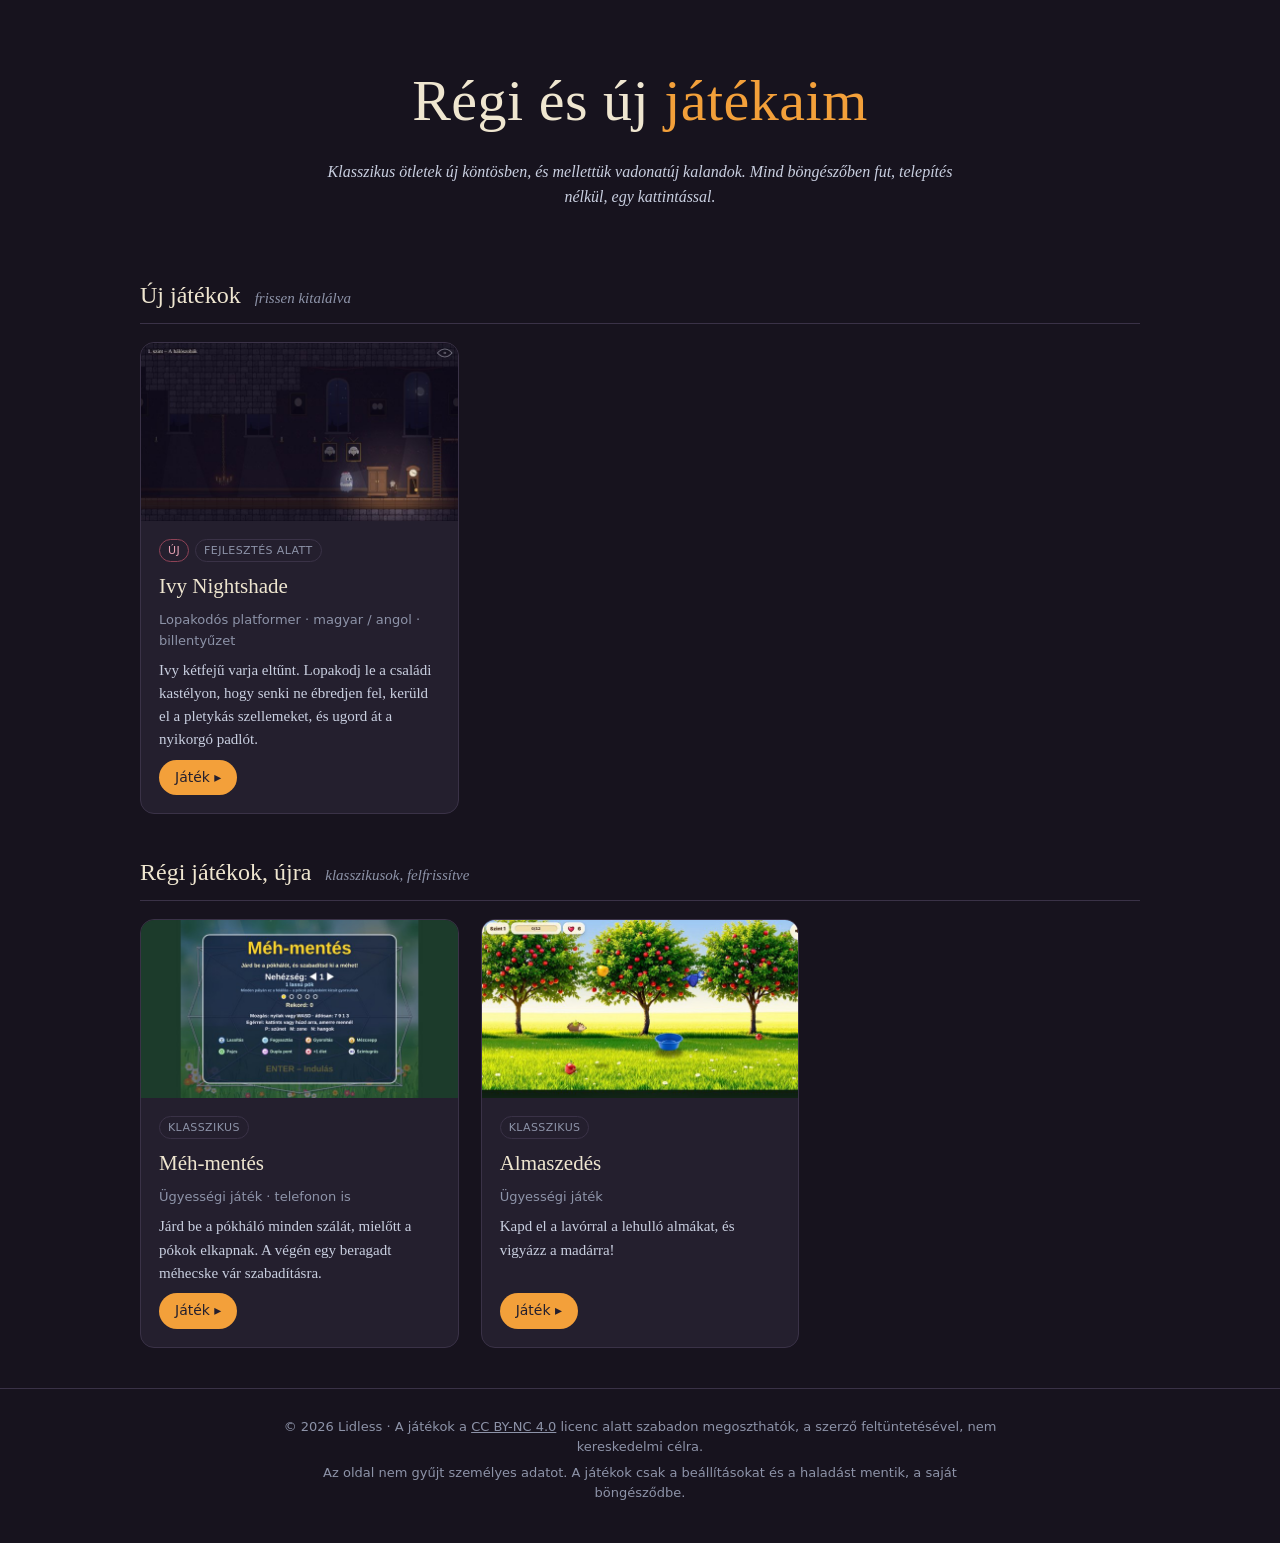
<file: index.html>
<!DOCTYPE html>
<html lang="hu">
<head>
<meta charset="utf-8">
<meta name="viewport" content="width=device-width,initial-scale=1">
<title>Régi és új játékaim</title>
<meta name="description" content="Lidless játékai: klasszikus ötletek új köntösben és vadonatúj kalandok, böngészőben.">
<meta name="author" content="Lidless">
<style>
  :root{--bg:#17131e;--panel:#241f2e;--line:#3a3247;--cream:#efe6d0;--moon:#c9cfe0;--dim:#8d93a8;--amber:#f3a03a;--bord:#8e4256;--green:#9bd35a}
  *{box-sizing:border-box}
  body{margin:0;background:var(--bg);color:var(--cream);font-family:Georgia,'Times New Roman',serif;line-height:1.55}
  a{color:inherit}
  header{text-align:center;padding:56px 20px 28px}
  h1{font-size:clamp(34px,6vw,58px);margin:0;font-weight:normal;letter-spacing:.5px}
  h1 span{color:var(--amber)}
  .lead{color:var(--moon);max-width:640px;margin:14px auto 0;font-style:italic}
  main{max-width:1040px;margin:0 auto;padding:0 20px 40px}
  h2{font-weight:normal;font-size:24px;margin:40px 0 6px;border-bottom:1px solid var(--line);padding-bottom:8px}
  h2 small{color:var(--dim);font-size:15px;font-style:italic;margin-left:8px}
  .grid{display:grid;grid-template-columns:repeat(auto-fill,minmax(290px,1fr));gap:22px;margin-top:18px}
  .card{background:var(--panel);border:1px solid var(--line);border-radius:14px;overflow:hidden;display:flex;flex-direction:column;text-decoration:none;transition:transform .15s,border-color .15s}
  .card:hover,.card:focus-visible{transform:translateY(-3px);border-color:var(--amber);outline:none}
  .thumb{aspect-ratio:16/9;width:100%;display:block;object-fit:cover;background:#0f0c14}
  .body{padding:16px 18px 18px;display:flex;flex-direction:column;gap:8px;flex:1}
  .title{font-size:21px}
  .meta{font-size:13px;color:var(--dim);font-family:system-ui,sans-serif}
  .desc{font-size:15px;color:var(--moon)}
  .play{margin-top:auto;align-self:flex-start;font-family:system-ui,sans-serif;font-size:14px;background:var(--amber);color:#241f2e;padding:7px 16px;border-radius:999px}
  .tag{display:inline-block;font-family:system-ui,sans-serif;font-size:11px;letter-spacing:.4px;text-transform:uppercase;padding:2px 8px;border-radius:999px;border:1px solid var(--line);color:var(--dim);margin-right:6px}
  .tag.new{border-color:var(--bord);color:#e7a2b4}
  footer{border-top:1px solid var(--line);color:var(--dim);font-family:system-ui,sans-serif;font-size:13px;text-align:center;padding:22px 20px 34px}
  footer p{margin:6px auto;max-width:720px}
</style>
</head>
<body>
<header>
  <h1>Régi és új <span>játékaim</span></h1>
  <p class="lead">Klasszikus ötletek új köntösben, és mellettük vadonatúj kalandok. Mind böngészőben fut, telepítés nélkül, egy kattintással.</p>
</header>
<main>
  <h2>Új játékok <small>frissen kitalálva</small></h2>
  <div class="grid">
    <a class="card" href="ivy-nightshade/">
      <img class="thumb" src="ivy-nightshade/cover.jpg" alt="Ivy Nightshade a kastély folyosóján, egy kíváncsi szellem közelében" loading="lazy">
      <div class="body">
        <div><span class="tag new">Új</span><span class="tag">Fejlesztés alatt</span></div>
        <div class="title">Ivy Nightshade</div>
        <div class="meta">Lopakodós platformer · magyar / angol · billentyűzet</div>
        <div class="desc">Ivy kétfejű varja eltűnt. Lopakodj le a családi kastélyon, hogy senki ne ébredjen fel, kerüld el a pletykás szellemeket, és ugord át a nyikorgó padlót.</div>
        <span class="play">Játék ▸</span>
      </div>
    </a>
  </div>

  <h2>Régi játékok, újra <small>klasszikusok, felfrissítve</small></h2>
  <div class="grid">
    <a class="card" href="meh-mentes/">
      <img class="thumb" src="meh-mentes/cover.jpg" alt="A Méh-mentés kezdőképernyője" loading="lazy">
      <div class="body">
        <div><span class="tag">Klasszikus</span></div>
        <div class="title">Méh-mentés</div>
        <div class="meta">Ügyességi játék · telefonon is</div>
        <div class="desc">Járd be a pókháló minden szálát, mielőtt a pókok elkapnak. A végén egy beragadt méhecske vár szabadításra.</div>
        <span class="play">Játék ▸</span>
      </div>
    </a>
    <a class="card" href="almaszedes/">
      <img class="thumb" src="almaszedes/cover.jpg" alt="Almaszedés: almafák, lehulló almák és egy kék lavór" loading="lazy">
      <div class="body">
        <div><span class="tag">Klasszikus</span></div>
        <div class="title">Almaszedés</div>
        <div class="meta">Ügyességi játék</div>
        <div class="desc">Kapd el a lavórral a lehulló almákat, és vigyázz a madárra!</div>
        <span class="play">Játék ▸</span>
      </div>
    </a>
  </div>
</main>
<footer>
  <p>© 2026 Lidless · A játékok a <a href="https://creativecommons.org/licenses/by-nc/4.0/deed.hu" rel="license noopener" target="_blank">CC BY-NC 4.0</a> licenc alatt szabadon megoszthatók, a szerző feltüntetésével, nem kereskedelmi célra.</p>
  <p>Az oldal nem gyűjt személyes adatot. A játékok csak a beállításokat és a haladást mentik, a saját böngésződbe.</p>
</footer>
</body>
</html>
</file>
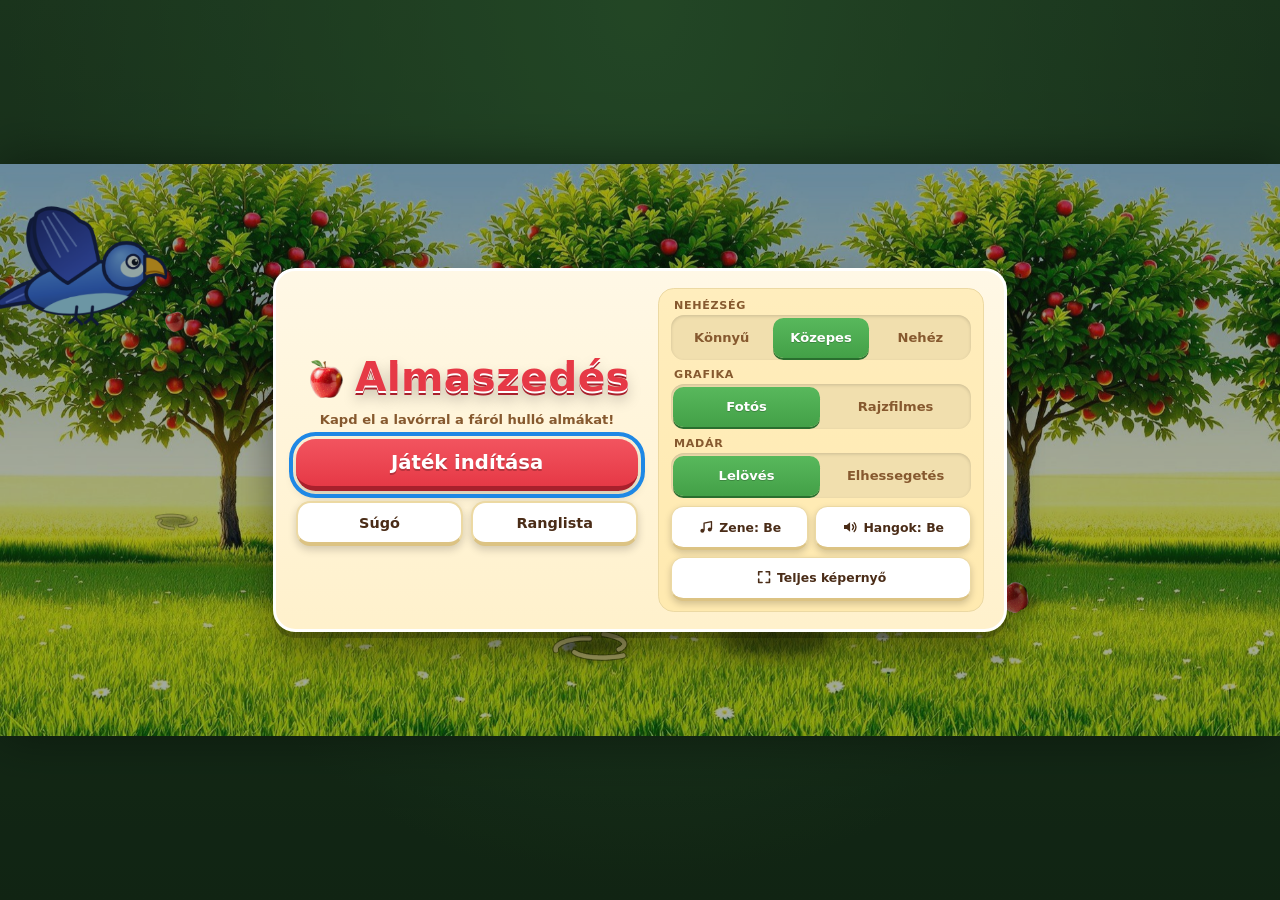
<file: almaszedes/index.html>
<!DOCTYPE html>
<html lang="hu">
<head>
<meta charset="utf-8">
<title>Almaszedés</title>
<meta name="viewport" content="width=device-width, initial-scale=1, maximum-scale=1, user-scalable=no">
<meta name="theme-color" content="#1c3a20">
<link rel="stylesheet" href="css/style.css">
</head>
<body>
<div id="stage"><canvas id="game" width="1900" height="850"></canvas></div>
<div id="pad" aria-hidden="true"><div id="knob"></div></div>
<button id="padswap" type="button" aria-label="Irányító áthelyezése a másik oldalra"><svg viewBox="0 0 48 24" aria-hidden="true"><path d="M17 4 9 12l8 8M31 4l8 8-8 8M9 12h30" fill="none" stroke="currentColor" stroke-width="4" stroke-linecap="round" stroke-linejoin="round"/></svg></button>
<div id="loading" class="screen on">
  <div class="card loadcard">
    <h1 class="title">Almaszedés</h1>
    <div class="bar"><i id="loadbar"></i></div>
    <p id="loadtxt">Betöltés…</p>
  </div>
</div>
<noscript><p style="position:fixed;top:1em;left:1em;color:#fff">A játékhoz JavaScript szükséges.</p></noscript>
<script src="js/config.js"></script>
<script src="js/game.js"></script>
<script src="js/art.js"></script>
<script src="js/render.js"></script>
<script src="js/audio.js"></script>
<script src="js/input.js"></script>
<script src="js/ui.js"></script>
<script src="js/main.js"></script>
</body>
</html>
</file>
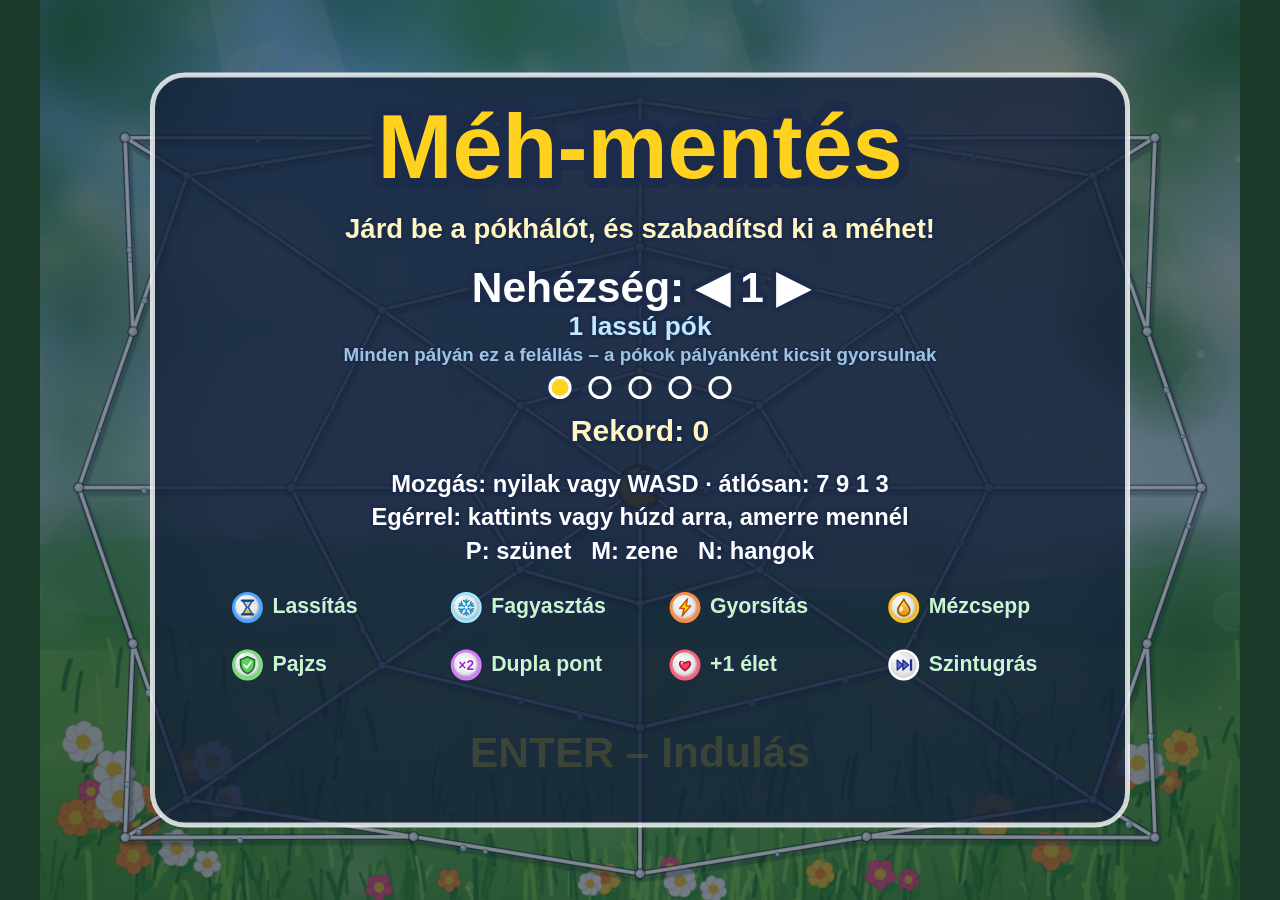
<file: meh-mentes/index.html>
<!DOCTYPE html>
<html lang="hu">
<head>
<meta charset="utf-8">
<meta name="viewport" content="width=device-width, initial-scale=1, maximum-scale=1, user-scalable=no">
<title>Méh-mentés</title>
<style>
html,body{margin:0;height:100%;background:#1d3b2a;overflow:hidden;overscroll-behavior:none;
  touch-action:none;-webkit-user-select:none;user-select:none;-webkit-touch-callout:none;-webkit-tap-highlight-color:transparent}
body{height:100vh;height:100dvh;display:flex;align-items:center;justify-content:center;position:fixed;left:0;top:0;width:100%}
#mm-stage{position:fixed;left:0;top:0;width:100%;height:100%;display:flex;align-items:center;justify-content:center;overflow:hidden}
canvas{display:block;outline:none;touch-action:none;-webkit-user-select:none;user-select:none;-webkit-touch-callout:none}
#mm-touch{position:absolute;left:0;top:0;width:100%;height:100%;pointer-events:none;z-index:5;font-family:"Baloo 2","Fredoka","Comic Sans MS","Trebuchet MS",sans-serif}
#mm-touch *{touch-action:none;-webkit-user-select:none;user-select:none;-webkit-touch-callout:none;box-sizing:border-box}
#mm-pad{position:absolute;pointer-events:auto}
#mm-pad-disc,#mm-pad-knob{position:absolute;left:0;top:0;border-radius:50%;pointer-events:none;will-change:transform}
#mm-pad-disc{background:radial-gradient(circle,rgba(255,255,255,.42) 0%,rgba(255,255,255,.3) 60%,rgba(255,255,255,.2) 100%);
  border:5px solid rgba(255,255,255,.92);box-shadow:0 0 0 3px #1d2b4a,0 4px 10px rgba(0,0,0,.35),inset 0 0 14px rgba(255,255,255,.35);opacity:.85}
#mm-pad-knob{background:radial-gradient(circle at 35% 30%,#fff7c2,#ffd21f 70%,#f0a500);border:3px solid #1d2b4a;box-shadow:0 3px 6px rgba(0,0,0,.4);opacity:.95}
.mm-overlay #mm-pad-disc{opacity:.5}.mm-overlay #mm-pad-knob{opacity:.7}
#mm-pad.active #mm-pad-disc{opacity:1}.mm-overlay #mm-pad.active #mm-pad-disc{opacity:.8}
#mm-btns{position:absolute;pointer-events:none;display:flex;align-items:center;justify-content:center;gap:10px;flex-direction:column}
.mm-overlay #mm-btns{flex-direction:row;justify-content:flex-end}
.mm-btn{position:absolute;pointer-events:auto;width:48px;height:48px;border-radius:50%;display:flex;align-items:center;justify-content:center;cursor:pointer;
  background:radial-gradient(circle at 35% 30%,rgba(255,255,255,.55),rgba(255,255,255,.28));border:3px solid rgba(255,255,255,.92);
  box-shadow:0 0 0 2px #1d2b4a,0 3px 6px rgba(0,0,0,.35);transition:opacity .15s,transform .08s}
#mm-btns .mm-btn{position:relative}
.mm-btn.small{width:44px;height:44px;background:rgba(255,255,255,.22)}
.mm-btn svg{fill:#fff;stroke:#1d2b4a;stroke-width:1.6;stroke-linejoin:round;stroke-linecap:round;overflow:visible;pointer-events:none}
.mm-btn svg .arc{fill:none;stroke:#fff;stroke-width:2.4;paint-order:stroke}
.mm-btn svg .slash{display:none;stroke:#ff5a5a;stroke-width:3}
.mm-btn.off{opacity:.5}.mm-btn.off svg .slash{display:block}
.mm-btn.dim{opacity:.4}
.mm-btn.press{transform:scale(.9)}
.mm-overlay .mm-btn{opacity:.85}.mm-overlay .mm-btn.off{opacity:.5}.mm-overlay .mm-btn.dim{opacity:.4}
#mm-hint{position:absolute;left:50%;top:10px;transform:translateX(-50%);display:none;align-items:center;gap:10px;padding:6px 16px 6px 10px;border-radius:999px;
  background:rgba(18,32,58,.88);border:2px solid #ffd21f;color:#ffd21f;font-weight:bold;font-size:18px;line-height:1.1;white-space:nowrap;pointer-events:none;z-index:6;
  text-shadow:0 2px 0 #1d2b4a;animation:mmhint .4s ease-out}
#mm-hint .phone{animation:mmrot 2.4s ease-in-out infinite}
#mm-inapp{position:absolute;display:none;align-items:center;gap:4px;padding:2px 0 2px 10px;border-radius:12px;background:rgba(18,32,58,.9);border:2px solid #ffd21f;
  color:#fff;font-size:11px;line-height:1.2;font-weight:bold;pointer-events:none;z-index:7;box-sizing:border-box}
#mm-inapp .txt{flex:1}
#mm-inapp .x{pointer-events:auto;flex:none;margin:-8px 0;width:44px;height:44px;display:flex;align-items:center;justify-content:center;font-size:30px;color:#ffd21f;cursor:pointer}
@keyframes mmhint{from{opacity:0}to{opacity:1}}
@keyframes mmrot{0%,15%{transform:rotate(0)}60%,100%{transform:rotate(-90deg)}}
</style>
</head>
<body>
<div id="mm-stage"><canvas id="game" tabindex="0"></canvas></div>
<div id="mm-err" style="display:none;position:fixed;left:0;right:0;bottom:0;z-index:99;background:#7a1020;color:#fff;font:14px/1.4 sans-serif;padding:10px 14px;white-space:pre-wrap;-webkit-user-select:text;user-select:text"></div>
<script>
// Diagnostics: show script errors on the page instead of a silent blank screen
(function () {
  var shown = 0;
  function show(msg) {
    if (shown++ > 2) return;
    var el = document.getElementById('mm-err'); if (!el) return;
    el.style.display = 'block';
    el.textContent += (el.textContent ? '\n' : 'Hiba történt – kérlek, küldd el ezt a szöveget:\n') + msg;
  }
  window.addEventListener('error', function (e) {
    show((e.message || 'ismeretlen hiba') + ' @' + (e.lineno || '?') + ':' + (e.colno || '?'));
  });
  window.addEventListener('unhandledrejection', function (e) { show('Promise: ' + (e.reason && e.reason.message || e.reason)); });
})();
</script>
<script>
// ===== config.js =====
// Méh-mentés — shared constants and event bus
var MM = window.MM = window.MM || {};

MM.CFG = {
  W: 960, H: 720,
  PLAY: { x0: 30, y0: 80, x1: 930, y1: 700 },
  HUD_H: 60,

  LIVES: 5,
  PLAYER_SPEED: 150,          // px / s
  SPEED_FACTOR: 1.5,          // 'speed' boost
  SLOW_FACTOR: 0.5,           // 'slow' boost on spiders
  SPIDER_SPEED: { slow: 78, fast: 114 },
  SPIDER_RANDOM: { slow: 0.35, fast: 0.15 },  // chance of a random turn at a node
  SPIDER_RESPAWN: 4,          // s after being eaten
  SHIELD_RESPAWN: 2.5,        // s a spider is out of play after being knocked off by the shield
  SCARED_FACTOR: 0.6,         // spider speed while honey is active (they flee)

  TURN_DOT: 0.25,
  REVERSE_DOT: 0.85,          // mid-strand U-turn only for a (nearly) opposite direction
  STRAIGHT_DOT: 0.64,         // auto-follow a bend up to ~50 degrees when no strand matches the input
  HIT_DIST: 20,
  PICKUP_DIST: 20,

  READY_TIME: 1.8,
  DYING_TIME: 1.6,
  LEVEL_DONE_TIME: 3.0,
  BEE_TIME: 5.0,

  SCORE_EDGE: 10,
  SCORE_BOOST: 50,
  SCORE_SPIDER: 200,
  SCORE_LIFE_BONUS: 100,      // per remaining life at level end
  // time bonus: T0 = (sum of strand lengths) / PLAYER_SPEED = fastest possible sweep.
  // full bonus while levelTime <= FULL * T0, then linear down to 0 at ZERO * T0
  TIME_BONUS_MAX: 1500,
  TIME_BONUS_FULL: 1.15,
  TIME_BONUS_ZERO: 3.5,

  // spider setups; the setup chosen in the menu (startDifficulty) applies to EVERY level
  SETUPS: {
    1: ['slow'],
    2: ['slow', 'slow'],
    3: ['fast'],
    4: ['slow', 'fast'],
    5: ['fast', 'fast']
  },
  LEVEL_SPEEDUP: 0.04,        // spider speed multiplier = 1 + LEVEL_SPEEDUP * levelIndex
  HIGHLIGHT_LEFT: 6,          // highlight the remaining strands when this few (or fewer) are left
  DIFF_NAMES: ['', '1 lassú pók', '2 lassú pók', '1 gyors pók', '1 lassú + 1 gyors pók', '2 gyors pók'],

  BOOST_FIRST: 6,             // s until the first boost of a level
  BOOST_INTERVAL: [7, 12],    // s between spawns (random in range)
  BOOST_TTL: 9,               // s a boost stays on the web
  BOOST_MAX: 2,               // max simultaneously on the web
  BOOSTS: {
    slow:   { name: 'Lassítás',   dur: 7, weight: 5, color: '#4aa3ff' },
    freeze: { name: 'Fagyasztás', dur: 4, weight: 4, color: '#9fe8ff' },
    speed:  { name: 'Gyorsítás',  dur: 7, weight: 5, color: '#ff8a3c' },
    honey:  { name: 'Mézcsepp',   dur: 6, weight: 3, color: '#ffc21a' },
    shield: { name: 'Pajzs',      dur: 0, weight: 3, color: '#7be07b' },
    double: { name: 'Dupla pont', dur: 10, weight: 3, color: '#d77bff' },
    life:   { name: '+1 élet',    dur: 0, weight: 1, color: '#ff5d7a' },
    skip:   { name: 'Szintugrás', dur: 0, weight: 1, color: '#ffffff' }  // never on the last level
  },
  MAX_LIVES: 7,

  STORAGE_KEY: 'mehmentes.v1'
};

MM.Events = (function () {
  var map = {};
  return {
    on: function (name, fn) { (map[name] = map[name] || []).push(fn); },
    emit: function (name, data) {
      var l = map[name]; if (!l) return;
      for (var i = 0; i < l.length; i++) { try { l[i](data || {}); } catch (e) { console.error(e); } }
    }
  };
})();

MM.rand = function (a, b) { return a + Math.random() * (b - a); };
MM.clamp = function (v, a, b) { return v < a ? a : v > b ? b : v; };

// ===== levels.js =====
// Méh-mentés — six procedurally generated spider-web layouts (deterministic).
var MM = window.MM = window.MM || {};

MM.Levels = (function () {
  var PLAY = (MM.CFG && MM.CFG.PLAY) || { x0: 30, y0: 80, x1: 930, y1: 700 };
  var CX = (PLAY.x0 + PLAY.x1) / 2, CY = (PLAY.y0 + PLAY.y1) / 2;
  var MAXLEN = 240;

  function rng(seed) {
    var s = seed >>> 0;
    return function () {
      s = (s + 0x6D2B79F5) >>> 0;
      var t = s;
      t = Math.imul(t ^ (t >>> 15), t | 1);
      t ^= t + Math.imul(t ^ (t >>> 7), t | 61);
      return ((t ^ (t >>> 14)) >>> 0) / 4294967296;
    };
  }

  function Builder() { this.nodes = []; this.edges = []; this.seen = {}; }
  Builder.prototype.node = function (x, y) {
    x = Math.round(x * 10) / 10; y = Math.round(y * 10) / 10;
    for (var i = 0; i < this.nodes.length; i++) {
      var n = this.nodes[i];
      if (Math.abs(n.x - x) < 0.6 && Math.abs(n.y - y) < 0.6) return i;
    }
    this.nodes.push({ x: x, y: y });
    return this.nodes.length - 1;
  };
  Builder.prototype.edge = function (a, b) {
    if (a === b || a < 0 || b < 0) return;
    var k = a < b ? a + '_' + b : b + '_' + a;
    if (this.seen[k]) return;
    this.seen[k] = 1;
    this.edges.push({ a: a, b: b });
  };
  Builder.prototype.len = function (e) {
    var p = this.nodes[e.a], q = this.nodes[e.b];
    return Math.sqrt((p.x - q.x) * (p.x - q.x) + (p.y - q.y) * (p.y - q.y));
  };
  // split edges longer than max into equal pieces
  Builder.prototype.splitLong = function (max) {
    var old = this.edges; this.edges = []; this.seen = {};
    for (var i = 0; i < old.length; i++) {
      var e = old[i], L = this.len(e);
      if (L <= max) { this.edge(e.a, e.b); continue; }
      var n = Math.ceil(L / max), p = this.nodes[e.a], q = this.nodes[e.b], prev = e.a;
      for (var k = 1; k < n; k++) {
        var t = k / n, m = this.node(p.x + (q.x - p.x) * t, p.y + (q.y - p.y) * t);
        this.edge(prev, m); prev = m;
      }
      this.edge(prev, e.b);
    }
  };

  function sp(c, e) { var s = c < 0 ? -1 : 1; return s * Math.pow(Math.abs(c), 2 / e); }
  function ellPt(cx, cy, rx, ry, ang, e) {
    return { x: cx + rx * sp(Math.cos(ang), e), y: cy + ry * sp(Math.sin(ang), e) };
  }

  // generic orb web. opts: cx,cy,rx,ry,spokes,rings[],exps[],a0,wobble,rand
  function orb(b, o) {
    var S = o.spokes, R = o.rings.length, rand = o.rand, w = o.wobble || 0;
    var hub = b.node(o.cx, o.cy), grid = [];
    var angs = [];
    for (var k = 0; k < S; k++) angs.push(o.a0 + k * 2 * Math.PI / S + (w ? (rand() - 0.5) * w * 0.9 : 0));
    for (var m = 0; m < R; m++) {
      var row = [];
      for (k = 0; k < S; k++) {
        var f = o.rings[m] * (1 + (w ? (rand() - 0.5) * w : 0));
        var p = ellPt(o.cx, o.cy, o.rx * f, o.ry * f, angs[k], o.exps[m]);
        row.push(b.node(Math.min(PLAY.x1 - 1, Math.max(PLAY.x0 + 1, p.x)), Math.min(PLAY.y1 - 1, Math.max(PLAY.y0 + 1, p.y))));
      }
      grid.push(row);
    }
    for (k = 0; k < S; k++) {
      b.edge(hub, grid[0][k]);
      for (m = 0; m < R; m++) {
        if (m > 0) b.edge(grid[m - 1][k], grid[m][k]);
        b.edge(grid[m][k], grid[m][(k + 1) % S]);
      }
    }
    return { hub: hub, grid: grid, angs: angs };
  }

  function dist(p, q) { return Math.sqrt((p.x - q.x) * (p.x - q.x) + (p.y - q.y) * (p.y - q.y)); }

  // ---------------------------------------------------------------- levels
  function level0() {
    var b = new Builder();
    var w = orb(b, { cx: CX, cy: CY, rx: 450, ry: 310, spokes: 8, rings: [0.3, 0.62, 1], exps: [2, 2.3, 3.2],
      a0: -Math.PI / 2, rand: rng(1) });
    b.splitLong(MAXLEN);
    // corner anchors: diag outer nodes at k = 1,3,5,7 (TR,BR,BL,TL)
    var corners = [[1, PLAY.x1 - 38, PLAY.y0 + 30], [3, PLAY.x1 - 38, PLAY.y1 - 30],
                   [5, PLAY.x0 + 38, PLAY.y1 - 30], [7, PLAY.x0 + 38, PLAY.y0 + 30]];
    corners.forEach(function (c) {
      var d = w.grid[2][c[0]], cn = b.node(c[1], c[2]);
      b.edge(cn, d);
      // neighbours of d along the outer ring
      var nb = [];
      b.edges.forEach(function (e) {
        if (e.a === d || e.b === d) {
          var o = e.a === d ? e.b : e.a;
          // outer-ring neighbours: not the spoke (inner) neighbour
          if (o !== w.grid[1][c[0]]) nb.push(o);
        }
      });
      nb.forEach(function (o) { b.edge(cn, o); });
    });
    return b;
  }

  function level1() {
    var b = new Builder();
    var nC = 6, nR = 3, R = 1, hexes = [];
    // flat-top hexes, unit R=1; col spacing 1.5, row spacing sqrt3, odd cols shifted
    var H = Math.sqrt(3);
    var minx = 0, maxx = 1.5 * (nC - 1) + 2, miny = 0, maxy = H * (nR + 0.5);
    var sx = (PLAY.x1 - PLAY.x0 - 40) / (maxx - minx), sy = (PLAY.y1 - PLAY.y0 - 40) / (maxy - miny);
    for (var c = 0; c < nC; c++) {
      for (var r = 0; r < nR; r++) {
        var hx = 1 + 1.5 * c, hy = H / 2 + H * r + (c % 2 ? H / 2 : 0), vs = [];
        for (var k = 0; k < 6; k++) {
          var a = k * Math.PI / 3;
          vs.push(b.node(PLAY.x0 + 20 + (hx + Math.cos(a)) * sx, PLAY.y0 + 20 + (hy + Math.sin(a)) * sy));
        }
        for (k = 0; k < 6; k++) b.edge(vs[k], vs[(k + 1) % 6]);
      }
    }
    return b;
  }

  function level2() {
    var b = new Builder(), n = 8, dx = (PLAY.x1 - PLAY.x0) / n, dy = (PLAY.y1 - PLAY.y0) / n, i, j;
    function P(i, j) { return b.node(PLAY.x0 + i * dx, PLAY.y0 + j * dy); }
    for (i = 0; i < n; i++) for (j = 0; j < n; j++) {
      if ((i + j) % 2 === 0) b.edge(P(i, j), P(i + 1, j + 1));
      else b.edge(P(i + 1, j), P(i, j + 1));
    }
    // frame
    for (i = 0; i < n; i += 2) {
      b.edge(P(i, 0), P(i + 2, 0)); b.edge(P(i, n), P(i + 2, n));
      b.edge(P(0, i), P(0, i + 2)); b.edge(P(n, i), P(n, i + 2));
    }
    return b;
  }

  function level3() {
    var b = new Builder();
    var hx = 84, hy = 126, x1 = PLAY.x1 - 6, y1 = PLAY.y1 - 6, K = 8;
    var hub = b.node(hx, hy);
    var radii = [240, 400, 560, 720, 880, 1040];
    var rad = [], ends = [], grid = [];
    var cornerAng = Math.atan2(y1 - hy, x1 - hx);
    var angs = [];
    for (var k = 0; k <= K; k++) angs.push(k * Math.PI / 2 / K);
    // replace nearest angle by the exact corner direction so a corner node exists
    var bi = 0, bd = 9;
    angs.forEach(function (a, i) { if (Math.abs(a - cornerAng) < bd) { bd = Math.abs(a - cornerAng); bi = i; } });
    angs[bi] = cornerAng;
    angs.forEach(function (a, k) {
      var ca = Math.cos(a), sa = Math.sin(a), tmax = 1e9;
      if (ca > 1e-6) tmax = Math.min(tmax, (x1 - hx) / ca);
      if (sa > 1e-6) tmax = Math.min(tmax, (y1 - hy) / sa);
      var row = [];
      radii.forEach(function (r) {
        if (r < tmax - 55) row.push(b.node(hx + ca * r, hy + sa * r)); else row.push(-1);
      });
      var end = b.node(hx + ca * tmax, hy + sa * tmax);
      ends.push(end); grid.push(row);
      var prev = hub;
      row.forEach(function (id) { if (id >= 0) { b.edge(prev, id); prev = id; } });
      b.edge(prev, end);
    });
    for (k = 0; k < K; k++) {
      for (var m = 0; m < radii.length; m++) {
        if (grid[k][m] >= 0 && grid[k + 1][m] >= 0) b.edge(grid[k][m], grid[k + 1][m]);
      }
      b.edge(ends[k], ends[k + 1]);
    }
    // corner anchor near TL
    var c = b.node(PLAY.x0 + 8, PLAY.y0 + 8);
    b.edge(c, hub);
    b.edge(c, grid[0][0]);
    b.edge(c, grid[K][0]);
    b.splitLong(MAXLEN);
    return b;
  }

  function level4() {
    var b = new Builder(), r = rng(4), wl, wr;
    var base = { cy: CY, rx: 205, ry: 305, spokes: 8, rings: [0.36, 0.68, 1], exps: [2, 2.4, 3.2], a0: 0, rand: r };
    function mk(cx) { var o = {}; for (var k in base) o[k] = base[k]; o.cx = cx; return orb(b, o); }
    wl = mk(PLAY.x0 + 210); wr = mk(PLAY.x1 - 210);
    // angles: k=0 -> 0deg (right), 1 -> 45 (down-right), 7 -> -45 (up-right); right web mirrored: 4 -> 180
    b.edge(wl.grid[2][0], wr.grid[2][4]);
    b.edge(wl.grid[2][1], wr.grid[2][3]);
    b.edge(wl.grid[2][7], wr.grid[2][5]);
    return b;
  }

  function level5() {
    var b = new Builder(), r = rng(3);
    var w = orb(b, { cx: CX + 4, cy: CY + 2, rx: 450, ry: 308, spokes: 11, rings: [0.28, 0.52, 0.76, 1],
      exps: [2, 2.3, 2.8, 3.6], a0: -Math.PI / 2, wobble: 0.1, rand: r });
    b.splitLong(MAXLEN);
    // bee: centroid of a cell in the upper part (between spokes 0 and 1, rings 2..3)
    var g = w.grid, ids = [g[2][0], g[2][1], g[3][0], g[3][1]], sx = 0, sy = 0;
    ids.forEach(function (i) { sx += b.nodes[i].x; sy += b.nodes[i].y; });
    b.bee = { x: Math.round(sx / 4 * 10) / 10, y: Math.round(sy / 4 * 10) / 10 };
    return b;
  }

  var NAMES = ['Kerti háló', 'Méhsejt', 'Gyémánt', 'Sarokháló', 'Ikerháló', 'A nagy háló'];
  var MAKERS = [level0, level1, level2, level3, level4, level5];

  function nearest(nodes, x, y, skip) {
    var best = -1, bd = 1e18;
    nodes.forEach(function (n, i) {
      if (skip && skip.indexOf(i) >= 0) return;
      var d = (n.x - x) * (n.x - x) + (n.y - y) * (n.y - y);
      if (d < bd) { bd = d; best = i; }
    });
    return best;
  }

  function build(i) {
    var b = MAKERS[i]();
    var spiders = [];
    [[PLAY.x0, PLAY.y0], [PLAY.x1, PLAY.y0], [PLAY.x0, PLAY.y1], [PLAY.x1, PLAY.y1]].forEach(function (c) {
      spiders.push(nearest(b.nodes, c[0], c[1], spiders));
    });
    return {
      name: NAMES[i],
      nodes: b.nodes,
      edges: b.edges,
      playerStart: nearest(b.nodes, CX, CY),
      spiderStarts: spiders,
      bee: b.bee || null
    };
  }

  return { count: 6, build: build };
})();

// ===== audio.js =====
// Méh-mentés — audio: everything synthesised with WebAudio (no files, no libraries).
// Public API on MM.Audio (see ARCHITECTURE.md), plus pause()/resume()/toggleMusic()/toggleSfx().
var MM = window.MM = window.MM || {};

MM.Audio = (function () {
  var A = { musicOn: true, sfxOn: true };

  var ctx = null, master = null, comp = null, musicGain = null, sfxGain = null;
  var noiseBuf = null;
  var unlocked = false;

  // music state
  var wantTrack = null;      // last requested track name
  var playingName = null;    // track whose position `step` refers to
  var trk = null;            // per-track gain node (faded out on switch/stop)
  var timer = null;
  var paused = false;
  var step = 0;              // 8th-note step counter within the current track
  var nextTime = 0;

  var LOOKAHEAD = 0.13, TICK_MS = 25;
  var MUSIC_VOL = 0.55, SFX_VOL = 1.0;

  // ---------------------------------------------------------------- persistence
  function storeKey() {
    return ((MM.CFG && MM.CFG.STORAGE_KEY) || 'mehmentes.v1') + '.audio';
  }
  function load() {
    try {
      var raw = window.localStorage.getItem(storeKey());
      if (raw) {
        var o = JSON.parse(raw);
        if (o && typeof o.music === 'boolean') A.musicOn = o.music;
        if (o && typeof o.sfx === 'boolean') A.sfxOn = o.sfx;
      }
    } catch (e) { /* ignore */ }
  }
  function save() {
    try {
      window.localStorage.setItem(storeKey(), JSON.stringify({ music: !!A.musicOn, sfx: !!A.sfxOn }));
    } catch (e) { /* ignore */ }
  }

  // ---------------------------------------------------------------- helpers
  function mtof(m) { return 440 * Math.pow(2, (m - 69) / 12); }

  function makeNoise() {
    var len = ctx.sampleRate | 0 || 44100;
    var buf = ctx.createBuffer(1, len, ctx.sampleRate || 44100);
    var d = buf.getChannelData(0);
    for (var i = 0; i < d.length; i++) d[i] = Math.random() * 2 - 1;
    return buf;
  }

  function release(node) {
    return function () { try { node.disconnect(); } catch (e) { /* ignore */ } };
  }

  // Pitched voice. o: {type, vol, atk, slide (end freq), lp (lowpass cutoff), det (cents)}
  function tone(dest, freq, t, dur, o) {
    o = o || {};
    var osc = ctx.createOscillator();
    var g = ctx.createGain();
    osc.type = o.type || 'triangle';
    osc.frequency.setValueAtTime(freq, t);
    if (o.slide) osc.frequency.exponentialRampToValueAtTime(Math.max(20, o.slide), t + dur);
    if (o.det) osc.detune.value = o.det;
    var atk = o.atk == null ? 0.008 : o.atk;
    var vol = o.vol == null ? 0.2 : o.vol;
    g.gain.setValueAtTime(0.0001, t);
    g.gain.linearRampToValueAtTime(vol, t + atk);
    g.gain.exponentialRampToValueAtTime(0.0001, t + dur);
    var last = osc;
    if (o.lp) {
      var f = ctx.createBiquadFilter();
      f.type = 'lowpass';
      f.frequency.value = o.lp;
      osc.connect(f);
      f.connect(g);
    } else {
      osc.connect(g);
    }
    g.connect(dest);
    osc.start(t);
    osc.stop(t + dur + 0.05);
    osc.onended = release(g);
    return osc;
  }

  // Filtered noise burst
  function noise(dest, t, dur, o) {
    o = o || {};
    if (!noiseBuf) noiseBuf = makeNoise();
    var src = ctx.createBufferSource();
    src.buffer = noiseBuf;
    var f = ctx.createBiquadFilter();
    f.type = o.type || 'highpass';
    f.frequency.value = o.freq || 6000;
    if (o.q) f.Q.value = o.q;
    var g = ctx.createGain();
    var vol = o.vol == null ? 0.1 : o.vol;
    g.gain.setValueAtTime(0.0001, t);
    g.gain.linearRampToValueAtTime(vol, t + 0.003);
    g.gain.exponentialRampToValueAtTime(0.0001, t + dur);
    src.connect(f);
    f.connect(g);
    g.connect(dest);
    src.start(t, Math.random() * 0.4, dur + 0.05);
    src.onended = release(g);
  }

  // ---------------------------------------------------------------- music data
  var Q = { maj7: [0, 4, 7, 11], m7: [0, 3, 7, 10], d7: [0, 4, 7, 10], six: [0, 4, 7, 9] };
  function C(pc, q) { return { pc: pc, iv: Q[q] }; }

  // Melody motifs: 8 eighth-note steps; value = chord-tone index (0-3 = voicing,
  // 4-7 = same tones an octave up), -1 = rest.
  var MOT = [
    [4, -1, 6, -1, 5, -1, 4, -1],    // 0
    [5, -1, 4, -1, 2, -1, 3, -1],    // 1
    [-1, 4, 5, 6, -1, 5, 4, -1],     // 2
    [6, -1, 5, 4, -1, 3, 2, -1],     // 3
    [4, -1, -1, 5, -1, -1, 3, -1],   // 4
    [2, 3, 4, -1, 6, -1, -1, -1],    // 5
    [-1, -1, 3, 4, 5, -1, 4, -1],    // 6
    [5, -1, -1, 4, 3, -1, 2, -1],    // 7
    [-1, -1, -1, -1, -1, -1, -1, -1],// 8 breathing bar
    [4, 5, 6, -1, 6, 5, 4, -1],      // 9 (bouncy)
    [6, -1, 6, 5, 4, -1, 5, 6]       // 10 (happy)
  ];

  var TRACKS = {
    // calm, ~92 BPM, key of C
    menu: {
      bpm: 92, swing: 0.0, intro: 0,
      chords: [C(0, 'maj7'), C(9, 'm7'), C(2, 'm7'), C(7, 'd7'),
               C(0, 'maj7'), C(4, 'm7'), C(5, 'maj7'), C(7, 'd7'),
               C(9, 'm7'), C(2, 'd7'), C(2, 'm7'), C(7, 'd7'),
               C(5, 'maj7'), C(4, 'm7'), C(2, 'm7'), C(7, 'd7')],
      motifs: [0, 1, 2, 8, 0, 1, 3, 4, 5, 6, 2, 8, 7, 1, 3, 4],
      bass: { 0: 1, 4: 0.8 },
      compHits: { 0: 0.7, 3: 0.55, 6: 0.6 },
      shaker: 0.035, rim: { 4: 0.5 }, pad: true, melVol: 0.2, melLen: 2.2
    },
    // a bit more groove, ~104 BPM, key of F
    game: {
      bpm: 104, swing: 0.1, intro: 0,
      chords: [C(5, 'maj7'), C(2, 'm7'), C(7, 'm7'), C(0, 'd7'),
               C(5, 'maj7'), C(9, 'm7'), C(10, 'maj7'), C(0, 'd7'),
               C(2, 'm7'), C(7, 'd7'), C(7, 'm7'), C(0, 'd7'),
               C(10, 'maj7'), C(9, 'm7'), C(7, 'm7'), C(0, 'd7')],
      motifs: [0, 2, 1, 9, 0, 2, 3, 4, 6, 9, 5, 8, 7, 2, 3, 4],
      bass: { 0: 1, 3: 0.7, 4: 0.9, 7: 0.6 },
      compHits: { 0: 0.7, 3: 0.6, 5: 0.6, 7: 0.5 },
      shaker: 0.05, rim: { 0: 0.5, 3: 0.55, 6: 0.5 }, rimOdd: { 2: 0.5, 4: 0.5 },
      pad: false, melVol: 0.2, melLen: 1.7
    },
    // fanfare then cheerful loop, ~100 BPM, key of G
    win: {
      bpm: 100, swing: 0.06, intro: 16,
      chords: [C(7, 'six'), C(4, 'm7'), C(9, 'm7'), C(2, 'd7'),
               C(7, 'six'), C(11, 'm7'), C(0, 'maj7'), C(2, 'd7'),
               C(4, 'm7'), C(9, 'd7'), C(9, 'm7'), C(2, 'd7'),
               C(0, 'maj7'), C(11, 'm7'), C(9, 'm7'), C(2, 'd7')],
      motifs: [10, 9, 10, 1, 9, 10, 2, 4, 10, 9, 6, 8, 10, 2, 9, 4],
      bass: { 0: 1, 3: 0.7, 4: 0.9, 7: 0.6 },
      compHits: { 0: 0.7, 2: 0.5, 3: 0.6, 5: 0.6, 7: 0.5 },
      shaker: 0.05, rim: { 0: 0.5, 3: 0.55, 6: 0.5 }, rimOdd: { 2: 0.5, 4: 0.5 },
      pad: false, melVol: 0.22, melLen: 1.6
    }
  };

  // Fanfare in G major: [beat, midi, beats]
  var FANFARE = [
    [0, 67, 0.4], [0.5, 72, 0.4], [1, 76, 0.4], [1.5, 79, 1.2],
    [3, 76, 0.4], [3.5, 79, 0.4], [4, 83, 1.5],
    [6, 67, 2], [6, 71, 2], [6, 74, 2], [6, 79, 2]
  ];

  // ---------------------------------------------------------------- music scheduler
  function comp4(chord) {
    var root = 60 + chord.pc - (chord.pc >= 6 ? 12 : 0);
    var out = [];
    for (var i = 0; i < 4; i++) out.push(root + chord.iv[i]);
    return out;
  }

  function scheduleStep(name, s, t) {
    var tr = TRACKS[name];
    if (!tr || !trk) return;
    var dt = 60 / tr.bpm / 2;
    var beat = dt * 2;

    // fanfare intro
    if (s < tr.intro) {
      for (var i = 0; i < FANFARE.length; i++) {
        var n = FANFARE[i];
        if (Math.round(n[0] * 2) === s) {
          tone(trk, mtof(n[1]), t, n[2] * beat, { type: 'triangle', vol: 0.22, atk: 0.01 });
          tone(trk, mtof(n[1] + 12), t, n[2] * beat * 0.8, { type: 'sine', vol: 0.07, atk: 0.01 });
        }
      }
      if (s === 0 || s === 8) tone(trk, mtof(43), t, beat * 3, { type: 'triangle', vol: 0.28 });
      if (s === 12) tone(trk, mtof(43), t, beat * 4, { type: 'triangle', vol: 0.28 });
      if (s % 2 === 0) noise(trk, t, 0.03, { freq: 7000, vol: 0.04 });
      return;
    }

    var ls = s - tr.intro;
    var bar = Math.floor(ls / 8) % 16;
    var sb = ls % 8;
    var chord = tr.chords[bar];
    var tt = t + ((sb & 1) ? tr.swing * dt : 0);
    var tones = comp4(chord);

    // soft pad on the bar start (menu)
    if (tr.pad && sb === 0) {
      for (var p = 0; p < 4; p++) {
        tone(trk, mtof(tones[p] - 12), tt, dt * 8.5, { type: 'sine', vol: 0.045, atk: 0.35 });
      }
    }

    // bass
    var bv = tr.bass[sb];
    if (bv) {
      var bm = 36 + chord.pc;
      var bnote = (sb === 3 || sb === 7) ? bm + 7 : bm;
      tone(trk, mtof(bnote), tt, dt * 2.6, { type: 'triangle', vol: 0.32 * bv, atk: 0.012 });
      tone(trk, mtof(bnote), tt, dt * 2.2, { type: 'sine', vol: 0.18 * bv, atk: 0.012 });
    }

    // chord strum (ukulele-ish pluck)
    var cv = tr.compHits[sb];
    if (cv) {
      for (var k = 0; k < 4; k++) {
        tone(trk, mtof(tones[k]), tt + k * 0.009, dt * 2.2,
             { type: 'triangle', vol: 0.085 * cv, atk: 0.004, lp: 2600 });
      }
    }

    // melody
    var mi = tr.motifs[bar];
    var idx = MOT[mi][sb];
    if (idx >= 0) {
      var mm = tones[idx % 4] + 12 * Math.floor(idx / 4);
      tone(trk, mtof(mm), tt, dt * tr.melLen, { type: 'triangle', vol: tr.melVol, atk: 0.012 });
      tone(trk, mtof(mm + 12), tt, dt * tr.melLen * 0.6, { type: 'sine', vol: tr.melVol * 0.25, atk: 0.012 });
    }

    // light percussion
    if (tr.shaker) noise(trk, tt, 0.035, { freq: 6500, vol: tr.shaker * ((sb & 1) ? 1 : 0.6) });
    var rim = (bar & 1) && tr.rimOdd ? tr.rimOdd[sb] : tr.rim[sb];
    if (rim) noise(trk, tt, 0.04, { type: 'bandpass', freq: 1600, q: 3, vol: 0.12 * rim });
  }

  function tick() {
    try {
      if (!ctx || !trk || !wantTrack) return;
      var tr = TRACKS[wantTrack];
      if (!tr) return;
      var now = ctx.currentTime;
      if (nextTime < now - 0.1) nextTime = now + 0.05;   // fell behind (throttled tab): resync
      var dt = 60 / tr.bpm / 2;
      var guard = 0;
      while (nextTime < now + LOOKAHEAD && guard++ < 16) {
        scheduleStep(wantTrack, step, nextTime);
        step++;
        nextTime += dt;
      }
    } catch (e) { /* never throw out of a timer */ }
  }

  function fadeOutTrack(g, secs) {
    if (!g) return;
    try {
      var now = ctx.currentTime;
      g.gain.cancelScheduledValues(now);
      g.gain.setValueAtTime(g.gain.value, now);
      g.gain.linearRampToValueAtTime(0, now + secs);
      setTimeout(function () { try { g.disconnect(); } catch (e) { /* ignore */ } }, secs * 1000 + 300);
    } catch (e) { /* ignore */ }
  }

  function newTrackGain(fadeIn) {
    var g = ctx.createGain();
    var now = ctx.currentTime;
    g.gain.setValueAtTime(fadeIn ? 0 : 1, now);
    if (fadeIn) g.gain.linearRampToValueAtTime(1, now + fadeIn);
    g.connect(musicGain);
    return g;
  }

  function startSched() {
    if (timer) return;
    if (playingName !== wantTrack) { playingName = wantTrack; step = 0; }
    try { if (ctx.state === 'suspended' && ctx.resume) ctx.resume(); } catch (e) { /* ignore */ }
    trk = newTrackGain(0.05);
    nextTime = ctx.currentTime + 0.06;
    timer = setInterval(tick, TICK_MS);
    tick();
  }

  function stopSched() {
    if (timer) { clearInterval(timer); timer = null; }
    fadeOutTrack(trk, 0.04);
    trk = null;
  }

  function shouldRun() { return !!(ctx && unlocked && A.musicOn && !paused && wantTrack); }

  function refresh() {
    try {
      if (shouldRun()) { if (!timer) startSched(); }
      else if (timer) stopSched();
    } catch (e) { /* ignore */ }
  }

  // ---------------------------------------------------------------- sound effects
  var lastSfx = {};
  var edgeN = 0, edgeLast = -10;
  var PENTA = [0, 2, 4, 7, 9, 12, 14, 16, 19, 21];

  var SFX = {
    edge: function (t, d) {
      var now = ctx.currentTime;
      if (now - edgeLast > 1.2) edgeN = 0;
      edgeLast = now;
      var f = 392 * Math.pow(2, PENTA[edgeN % PENTA.length] / 12);
      edgeN++;
      tone(d, f, t, 0.11, { type: 'sine', vol: 0.13, atk: 0.004 });
      tone(d, f * 2, t, 0.06, { type: 'triangle', vol: 0.025, atk: 0.003 });
    },
    boost: function (t, d) {
      var n = [72, 76, 79, 84, 88];
      for (var i = 0; i < n.length; i++) {
        tone(d, mtof(n[i]), t + i * 0.055, i === n.length - 1 ? 0.28 : 0.13, { type: 'triangle', vol: 0.2, atk: 0.005 });
        tone(d, mtof(n[i] + 12), t + i * 0.055, 0.1, { type: 'sine', vol: 0.05, atk: 0.005 });
      }
    },
    hit: function (t, d) {
      var n = [392, 349, 311];
      for (var i = 0; i < n.length; i++) {
        tone(d, n[i], t + i * 0.15, 0.15, { type: 'triangle', vol: 0.26, atk: 0.01, slide: n[i] * 0.92 });
      }
      tone(d, 262, t + 0.45, 0.5, { type: 'triangle', vol: 0.28, atk: 0.01, slide: 70 });
      tone(d, 262 * 1.005, t + 0.45, 0.5, { type: 'sine', vol: 0.12, atk: 0.01, slide: 70 });
    },
    eat: function (t, d) {
      noise(d, t, 0.05, { type: 'bandpass', freq: 1800, q: 1.2, vol: 0.3 });
      tone(d, 650, t, 0.09, { type: 'sine', vol: 0.3, atk: 0.002, slide: 150 });
      noise(d, t + 0.07, 0.04, { type: 'bandpass', freq: 2600, q: 1.5, vol: 0.2 });
      tone(d, 520, t + 0.07, 0.1, { type: 'triangle', vol: 0.18, atk: 0.002, slide: 900 });
    },
    freeze: function (t, d) {
      var n = [2093, 2637, 3136, 3951, 3136, 4186];
      for (var i = 0; i < n.length; i++) {
        tone(d, n[i], t + i * 0.045, 0.3, { type: 'sine', vol: 0.09, atk: 0.003 });
        tone(d, n[i] * 1.004, t + i * 0.045, 0.3, { type: 'sine', vol: 0.05, atk: 0.003 });
      }
      noise(d, t, 0.25, { freq: 8000, vol: 0.06 });
    },
    shield: function (t, d) {
      tone(d, 220, t, 0.14, { type: 'sine', vol: 0.3, atk: 0.005, slide: 560 });
      tone(d, 560, t + 0.14, 0.18, { type: 'sine', vol: 0.28, atk: 0.003, slide: 300 });
      tone(d, 440, t + 0.1, 0.2, { type: 'triangle', vol: 0.08, atk: 0.003, slide: 880 });
    },
    levelDone: function (t, d) {
      var n = [72, 76, 79, 84, 79, 88];
      for (var i = 0; i < n.length; i++) {
        var last = i === n.length - 1;
        tone(d, mtof(n[i]), t + i * 0.1, last ? 0.5 : 0.16, { type: 'triangle', vol: 0.22, atk: 0.006 });
        tone(d, mtof(n[i] + 12), t + i * 0.1, last ? 0.3 : 0.1, { type: 'sine', vol: 0.05, atk: 0.006 });
      }
    },
    win: function (t, d) {
      var b = 0.3;
      for (var i = 0; i < FANFARE.length; i++) {
        var n = FANFARE[i];
        tone(d, mtof(n[1]), t + n[0] * b, n[2] * b * 1.1, { type: 'triangle', vol: 0.22, atk: 0.008 });
        tone(d, mtof(n[1] + 12), t + n[0] * b, n[2] * b, { type: 'sine', vol: 0.07, atk: 0.008 });
      }
    },
    gameOver: function (t, d) {
      var n = [67, 64, 62, 60];
      for (var i = 0; i < n.length; i++) {
        var last = i === n.length - 1;
        var f = mtof(n[i]);
        tone(d, f, t + i * 0.26, last ? 0.9 : 0.3, { type: 'triangle', vol: 0.26, atk: 0.01, slide: last ? f * 0.5 : f * 0.97 });
        tone(d, f / 2, t + i * 0.26, last ? 0.9 : 0.3, { type: 'sine', vol: 0.12, atk: 0.01 });
      }
    },
    ready: function (t, d) {
      tone(d, 523, t, 0.16, { type: 'sine', vol: 0.22, atk: 0.01 });
      tone(d, 659, t + 0.36, 0.2, { type: 'sine', vol: 0.22, atk: 0.01 });
    },
    bee: function (t, d) {
      var osc = ctx.createOscillator();
      var lp = ctx.createBiquadFilter();
      var g = ctx.createGain();
      var lfo = ctx.createOscillator();
      var depth = ctx.createGain();
      osc.type = 'sawtooth';
      osc.frequency.setValueAtTime(190, t);
      osc.frequency.linearRampToValueAtTime(240, t + 0.35);
      lp.type = 'lowpass';
      lp.frequency.value = 900;
      lfo.type = 'sine';
      lfo.frequency.value = 62;
      depth.gain.value = 0.06;
      g.gain.setValueAtTime(0.0001, t);
      g.gain.linearRampToValueAtTime(0.1, t + 0.04);
      g.gain.setValueAtTime(0.1, t + 0.28);
      g.gain.linearRampToValueAtTime(0.0001, t + 0.4);
      lfo.connect(depth);
      depth.connect(g.gain);
      osc.connect(lp);
      lp.connect(g);
      g.connect(d);
      osc.start(t); osc.stop(t + 0.45);
      lfo.start(t); lfo.stop(t + 0.45);
      osc.onended = release(g);
    },
    menuMove: function (t, d) {
      tone(d, 880, t, 0.04, { type: 'triangle', vol: 0.14, atk: 0.002 });
      noise(d, t, 0.015, { freq: 4000, vol: 0.05 });
    },
    menuSelect: function (t, d) {
      tone(d, 660, t, 0.06, { type: 'triangle', vol: 0.2, atk: 0.002 });
      tone(d, 990, t + 0.05, 0.1, { type: 'triangle', vol: 0.2, atk: 0.002 });
    }
  };

  // ---------------------------------------------------------------- public API
  A.unlock = function () {
    try {
      if (!ctx) {
        var AC = window.AudioContext || window.webkitAudioContext;
        if (!AC) return;
        ctx = new AC();
        master = ctx.createGain();
        master.gain.value = 0.9;
        comp = ctx.createDynamicsCompressor();
        comp.threshold.value = -14;
        comp.knee.value = 20;
        comp.ratio.value = 8;
        comp.attack.value = 0.003;
        comp.release.value = 0.2;
        musicGain = ctx.createGain();
        musicGain.gain.value = MUSIC_VOL;
        sfxGain = ctx.createGain();
        sfxGain.gain.value = SFX_VOL;
        musicGain.connect(master);
        sfxGain.connect(master);
        master.connect(comp);
        comp.connect(ctx.destination);
      }
      try { if (ctx.state === 'suspended' && ctx.resume) { var p = ctx.resume(); if (p && p.catch) p.catch(function () {}); } } catch (e) { /* ignore */ }
      if (!unlocked) {
        unlocked = true;
        // iOS: a silent blip inside the gesture fully unlocks output
        try {
          var b = ctx.createBuffer(1, 1, 22050);
          var s = ctx.createBufferSource();
          s.buffer = b; s.connect(ctx.destination); s.start(0);
        } catch (e) { /* ignore */ }
      }
      refresh();
    } catch (e) { /* audio unavailable: stay silent */ }
  };

  A.setMusic = function (on) {
    A.musicOn = !!on;
    save();
    refresh();
  };
  A.setSfx = function (on) {
    A.sfxOn = !!on;
    save();
  };
  A.toggleMusic = function () { A.setMusic(!A.musicOn); return A.musicOn; };
  A.toggleSfx = function () { A.setSfx(!A.sfxOn); return A.sfxOn; };

  A.playMusic = function (track) {
    try {
      if (!TRACKS[track]) return;
      if (track === wantTrack) { refresh(); return; }
      wantTrack = track;
      if (timer) {
        // quick crossfade to the new track
        fadeOutTrack(trk, 0.25);
        trk = newTrackGain(0.15);
        playingName = track;
        step = 0;
        nextTime = ctx.currentTime + 0.1;
      } else {
        playingName = null;
        refresh();
      }
    } catch (e) { /* ignore */ }
  };

  A.stopMusic = function () {
    wantTrack = null;
    playingName = null;
    refresh();
  };

  A.pause = function () { paused = true; refresh(); };
  A.resume = function () {
    paused = false;
    try {
      if (ctx && unlocked && ctx.state === 'suspended' && ctx.resume) {
        var p = ctx.resume(); if (p && p.catch) p.catch(function () {});
      }
    } catch (e) { /* ignore */ }
    refresh();
  };

  A.sfx = function (name) {
    try {
      if (!A.sfxOn || !ctx || !unlocked) return;
      var fn = SFX[name];
      if (!fn) return;
      var now = ctx.currentTime;
      if (lastSfx[name] != null && now - lastSfx[name] < 0.025) return;   // de-dupe bursts
      lastSfx[name] = now;
      try { if (ctx.state === 'suspended' && ctx.resume) ctx.resume(); } catch (e) { /* ignore */ }
      fn(now + 0.005, sfxGain);
    } catch (e) { /* never throw from sfx */ }
  };

  load();
  return A;
})();

// ===== graph.js =====
// Méh-mentés — graph helpers and entity movement along strands
(function () {
  var G = MM.Graph = {};

  G.prepare = function (level) {
    var n = level.nodes.length, i;
    level.adj = [];
    for (i = 0; i < n; i++) level.adj.push([]);
    for (i = 0; i < level.edges.length; i++) {
      var e = level.edges[i], A = level.nodes[e.a], B = level.nodes[e.b];
      var dx = B.x - A.x, dy = B.y - A.y;
      var len = Math.sqrt(dx * dx + dy * dy) || 1e-9;
      e.len = len; e.ux = dx / len; e.uy = dy / len;
      level.adj[e.a].push({ node: e.b, edge: i });
      level.adj[e.b].push({ node: e.a, edge: i });
    }
    return level;
  };

  G.makeEntity = function (level, node) {
    var p = level.nodes[node];
    return { from: node, to: node, t: 0, x: p.x, y: p.y, dx: 0, dy: 0, moving: false, edge: -1, prev: -1 };
  };

  G.edgeBetween = function (level, a, b) {
    var l = level.adj[a];
    for (var i = 0; i < l.length; i++) if (l[i].node === b) return l[i].edge;
    return -1;
  };

  function place(level, ent) {
    var A = level.nodes[ent.from];
    if (ent.from === ent.to) { ent.x = A.x; ent.y = A.y; ent.moving = false; return; }
    ent.x = A.x + ent.dx * ent.t;
    ent.y = A.y + ent.dy * ent.t;
    ent.moving = true;
  }

  G.advance = function (level, ent, dist, chooseNext, onTravel) {
    var guard = 0;
    while (guard++ < 64) {
      if (ent.from === ent.to) {
        var nxt = chooseNext ? chooseNext(ent, ent.from, ent.prev) : -1;
        if (nxt === undefined || nxt === null || nxt < 0) break;
        var ei = G.edgeBetween(level, ent.from, nxt);
        if (ei < 0) break;
        var ed = level.edges[ei], sgn = (ed.a === ent.from) ? 1 : -1;
        ent.to = nxt; ent.t = 0; ent.edge = ei;
        ent.dx = ed.ux * sgn; ent.dy = ed.uy * sgn;
      }
      if (dist <= 0) break;
      var e = level.edges[ent.edge];
      var rem = e.len - ent.t;
      var step = dist < rem ? dist : rem;
      if (step > 0 && onTravel) {
        if (ent.from === e.a) onTravel(ent.edge, ent.t, ent.t + step);
        else onTravel(ent.edge, e.len - ent.t, e.len - ent.t - step);
      }
      ent.t += step; dist -= step;
      if (ent.t >= e.len - 1e-9) {
        ent.prev = ent.from; ent.from = ent.to; ent.t = 0;
      } else break;
    }
    place(level, ent);
  };

  G.reverse = function (level, ent) {
    if (ent.from === ent.to) return;
    var e = level.edges[ent.edge], f = ent.from;
    ent.from = ent.to; ent.to = f;
    ent.t = e.len - ent.t;
    ent.dx = -ent.dx; ent.dy = -ent.dy;
    place(level, ent);
  };

  G.distancesFrom = function (level, node) {
    var n = level.nodes.length, d = [], done = [], i;
    for (i = 0; i < n; i++) { d.push(Infinity); done.push(false); }
    d[node] = 0;
    for (var k = 0; k < n; k++) {
      var u = -1, best = Infinity;
      for (i = 0; i < n; i++) if (!done[i] && d[i] < best) { best = d[i]; u = i; }
      if (u < 0) break;
      done[u] = true;
      var l = level.adj[u];
      for (i = 0; i < l.length; i++) {
        var nd = best + level.edges[l[i].edge].len;
        if (nd < d[l[i].node]) d[l[i].node] = nd;
      }
    }
    return d;
  };

  G.nearestNode = function (level, ent) {
    return ent.from === ent.to ? ent.from : ent.to;
  };
})();

// ===== input.js =====
// Méh-mentés — keyboard input
(function () {
  var Input = MM.Input = { desired: { x: 0, y: 0 } };
  var held = {}, listeners = [];
  var DIRS = {
    ArrowLeft: [-1, 0], KeyA: [-1, 0], ArrowRight: [1, 0], KeyD: [1, 0],
    ArrowUp: [0, -1], KeyW: [0, -1], ArrowDown: [0, 1], KeyS: [0, 1],
    Numpad4: [-1, 0], Numpad6: [1, 0], Numpad8: [0, -1], Numpad2: [0, 1],
    Digit7: [-1, -1], Numpad7: [-1, -1], Digit9: [1, -1], Numpad9: [1, -1],
    Digit1: [-1, 1], Numpad1: [-1, 1], Digit3: [1, 1], Numpad3: [1, 1]
  };
  var DIGITS = { '1': 'Digit1', '3': 'Digit3', '7': 'Digit7', '9': 'Digit9' };
  var KEYMAP = { a: 'KeyA', d: 'KeyD', w: 'KeyW', s: 'KeyS', ArrowLeft: 'ArrowLeft', ArrowRight: 'ArrowRight',
    ArrowUp: 'ArrowUp', ArrowDown: 'ArrowDown', ' ': 'Space', Enter: 'Enter', p: 'KeyP', m: 'KeyM', Escape: 'Escape' };
  for (var dk in DIGITS) KEYMAP[dk] = DIGITS[dk];

  function codeOf(e) {
    if (e.code) return e.code;
    var k = e.key; if (k && k.length === 1) k = k.toLowerCase();
    return KEYMAP[k] || k || '';
  }

  function recompute() {
    var x = 0, y = 0;
    for (var c in held) if (held[c]) { x += DIRS[c][0]; y += DIRS[c][1]; }
    var l = Math.sqrt(x * x + y * y);
    if (l > 0) { Input.desired = { x: x / l, y: y / l }; }   // else keep last value
  }

  // ----- pointer (mouse / touch) steering -----
  // pointer: target in logical coordinates; steer = pointer currently controls `desired`
  var pointer = Input.pointer = { down: false, pending: false, steer: false, x: 0, y: 0 };
  var MIN_DIST = 12;

  // Called every frame by the game (while playing) with the player's logical position.
  Input.update = function (px, py) {
    if (!pointer.steer || !(pointer.down || pointer.pending)) return;
    pointer.pending = false;
    var dx = pointer.x - px, dy = pointer.y - py, l = Math.sqrt(dx * dx + dy * dy);
    if (l <= MIN_DIST) return;
    Input.desired = { x: dx / l, y: dy / l };
  };

  // ----- stage: the game's own coordinate frame -----
  // In touch mode on a portrait viewport the whole stage (canvas + touch UI) is laid out as a landscape box of
  // size (innerHeight x innerWidth) and rotated 90deg clockwise around its top-left corner, then shifted right by
  // innerWidth: stage (sx, sy) -> client (iw - sy, sx). The top of the game ends up on the right screen edge.
  // Everything that reads pointer coordinates goes through Stage.toStage / Stage.canvasRect.
  var Stage = MM.Stage = { rotated: false, iw: 0, ih: 0, w: 0, h: 0, el: null };
  Stage.measure = function () {
    var iw = (typeof window !== 'undefined' && window.innerWidth) || MM.CFG.W, ih = (typeof window !== 'undefined' && window.innerHeight) || MM.CFG.H;
    var rot = !!(Input.touchMode && ih > iw);
    Stage.iw = iw; Stage.ih = ih; Stage.rotated = rot;
    Stage.w = rot ? ih : iw; Stage.h = rot ? iw : ih;
    if (MM.Touch) MM.Touch.rotated = rot;
    if (!Stage.el && typeof document !== 'undefined') Stage.el = document.getElementById('mm-stage');
    var st = Stage.el && Stage.el.style;
    if (st) {
      if (rot) {
        st.width = Stage.w + 'px'; st.height = Stage.h + 'px';
        st.transformOrigin = '0 0'; st.transform = 'translate(' + iw + 'px,0) rotate(90deg)';
      } else {
        st.width = '100%'; st.height = '100%'; st.transformOrigin = ''; st.transform = 'none';
      }
    }
    return rot;
  };
  // client (viewport) coordinates -> stage coordinates
  Stage.toStage = function (cx, cy) {
    return Stage.rotated ? { x: cy, y: Stage.iw - cx } : { x: cx, y: cy };
  };
  // the canvas rectangle in stage coordinates (layout based: unaffected by the CSS transform)
  Stage.canvasRect = function (canvas) {
    if (canvas && canvas.offsetWidth) return { left: canvas.offsetLeft, top: canvas.offsetTop, width: canvas.offsetWidth, height: canvas.offsetHeight };
    var r = canvas && canvas.getBoundingClientRect ? canvas.getBoundingClientRect() : { left: 0, top: 0, width: MM.CFG.W, height: MM.CFG.H };
    return { left: r.left, top: r.top, width: r.width, height: r.height };
  };

  function toLogical(canvas, e) {
    var r = Stage.canvasRect(canvas), s = Stage.toStage(e.clientX, e.clientY);
    var w = r.width || MM.CFG.W, h = r.height || MM.CFG.H;
    return { x: (s.x - r.left) * MM.CFG.W / w, y: (s.y - r.top) * MM.CFG.H / h };
  }
  function setTarget(canvas, e) {
    var p = toLogical(canvas, e);
    pointer.x = p.x; pointer.y = p.y;
  }

  // Touch mode flag (set by touch.js when a touch pointer / coarse pointer is detected).
  Input.touchMode = false;
  Input.setTouchMode = function (on) { Input.touchMode = !!on; };

  // Taps / clicks on the canvas in logical coordinates (menu buttons, overlays). fn(x, y, event)
  var tapListeners = [];
  Input.onTap = function (fn) { tapListeners.push(fn); };

  // Set the desired direction from another controller (touch pad). Acts like a key press:
  // it takes over from pointer steering. Zero vectors are ignored (keeps the last value).
  Input.setDesired = function (x, y, source) {
    var l = Math.sqrt(x * x + y * y);
    if (!(l > 0)) return;
    Input.desired = { x: x / l, y: y / l };
    pointer.steer = false; pointer.pending = false;
  };

  Input.initPointer = function (canvas) {
    if (!canvas || !canvas.addEventListener) return;
    if (canvas.style) canvas.style.touchAction = 'none';
    pointer.id = null;
    canvas.addEventListener('pointerdown', function (e) {
      if (e.preventDefault) e.preventDefault();
      var lp = toLogical(canvas, e);
      for (var i = 0; i < tapListeners.length; i++) { try { tapListeners[i](lp.x, lp.y, e); } catch (err) { console.error(err); } }
      if (!MM.Game || MM.Game.state !== 'playing') return;
      pointer.x = lp.x; pointer.y = lp.y;
      pointer.id = e.pointerId === undefined ? null : e.pointerId;
      pointer.down = true; pointer.pending = true; pointer.steer = true;
      try { if (canvas.setPointerCapture && e.pointerId !== undefined) canvas.setPointerCapture(e.pointerId); } catch (err) { /* ignore */ }
    });
    function mine(e) { return pointer.id === null || e.pointerId === undefined || e.pointerId === pointer.id; }
    canvas.addEventListener('pointermove', function (e) { if (pointer.down && mine(e)) setTarget(canvas, e); });
    function up(e) { if (mine(e)) { pointer.down = false; pointer.id = null; } }
    canvas.addEventListener('pointerup', up);
    canvas.addEventListener('pointercancel', up);
    canvas.addEventListener('lostpointercapture', up);
  };

  Input.clearDesired = function () { Input.desired = { x: 0, y: 0 }; pointer.pending = false; pointer.steer = false; };
  Input.onKey = function (fn) { listeners.push(fn); };

  function fire(code) {
    for (var i = 0; i < listeners.length; i++) { try { listeners[i](code); } catch (err) { console.error(err); } }
  }

  Input.init = function (canvas) {
    Input.initPointer(canvas);
    window.addEventListener('keydown', function (e) {
      var code = codeOf(e);
      if (DIRS[code] || code === 'Space' || code === 'Enter') { if (e.preventDefault) e.preventDefault(); }
      if (e.ctrlKey || e.metaKey || e.altKey) return;
      if (DIRS[code]) { held[code] = true; pointer.steer = false; pointer.pending = false; recompute(); }
      if (!e.repeat) fire(code);
    });
    window.addEventListener('keyup', function (e) {
      var code = codeOf(e);
      if (DIRS[code]) { held[code] = false; recompute(); }
    });
    window.addEventListener('blur', function () { held = {}; pointer.down = false; });
    window.addEventListener('contextmenu', function (e) { if (Input.touchMode && e.preventDefault) e.preventDefault(); });
  };
})();

// ===== game.js =====
// Méh-mentés — game state machine, player, rules
(function () {
  var CFG = MM.CFG, G = MM.Graph, EV = MM.Events;

  function newFx() { return { slow: 0, freeze: 0, speed: 0, honey: 0, double: 0, shield: false }; }

  var Game = MM.Game = {
    state: 'menu', stateTime: 0, startDifficulty: 1, levelIndex: 0,
    level: null, edges: [], doneCount: 0,
    player: null, spiders: [], boosts: [], fx: newFx(),
    score: 0, lives: CFG.LIVES, hiScore: 0, levelTime: 0,
    lastBonus: { time: 0, lives: 0, skipped: false }
  };

  // ---------- persistence ----------
  function readStore() {
    try {
      var raw = window.localStorage && window.localStorage.getItem(CFG.STORAGE_KEY);
      var o = raw ? JSON.parse(raw) : null;
      return (o && typeof o === 'object') ? o : {};
    } catch (e) { return {}; }
  }
  function saveHi() {
    try {
      var o = readStore(); o.hiScore = Game.hiScore;
      window.localStorage.setItem(CFG.STORAGE_KEY, JSON.stringify(o));
    } catch (e) { /* ignore */ }
  }

  function setState(s) {
    Game.state = s; Game.stateTime = 0;
    if (s === 'ready' && MM.Input) MM.Input.clearDesired();
  }

  // ---------- scoring ----------
  function bump(points) {
    Game.score += points;
    if (Game.score > Game.hiScore) { Game.hiScore = Game.score; saveHi(); }
  }
  Game.addScore = function (points, x, y) {
    if (Game.fx.double > 0) points *= 2;
    bump(points);
    EV.emit('score', { points: points, x: x, y: y });
    return points;
  };

  // ---------- spiders helpers ----------
  Game.setSetup = function () {
    var d = MM.clamp(Math.round(Game.startDifficulty || 1), 1, 5);
    return { kinds: CFG.SETUPS[d].slice(), mult: 1 + CFG.LEVEL_SPEEDUP * Game.levelIndex };
  };
  Game.spiderSpeed = function (s) {
    if (Game.fx.freeze > 0) return 0;
    return s.baseSpeed * Game.setSetup().mult * (Game.fx.slow > 0 ? CFG.SLOW_FACTOR : 1);
  };

  // ---------- level handling ----------
  function loadLevel(i) {
    Game.levelIndex = i;
    Game.level = G.prepare(MM.Levels.build(i));
    Game.edges = [];
    for (var k = 0; k < Game.level.edges.length; k++) Game.edges.push({ covA: 0, covB: 0, done: false });
    Game.doneCount = 0;
    Game.levelTime = 0;
    var p = G.makeEntity(Game.level, Game.level.playerStart);
    p.speed = CFG.PLAYER_SPEED; p.angle = 0; p.mouth = 0;
    Game.player = p;
    Game.spiders = []; Game.boosts = []; Game.fx = newFx();
  }

  function startLevel(i) {
    loadLevel(i);
    MM.Spiders.spawn(Game);
    MM.Boosts.reset(Game);
    setState('ready');
    EV.emit('levelStart', { index: i });
  }

  function resetAfterDeath() {
    var p = Game.player, n = Game.level.playerStart, np = Game.level.nodes[n];
    p.from = n; p.to = n; p.t = 0; p.x = np.x; p.y = np.y; p.dx = 0; p.dy = 0; p.moving = false; p.edge = -1; p.prev = -1;
    MM.Spiders.resetPositions(Game);
    Game.boosts = [];
    MM.Boosts.reset(Game);
    setState('ready');
  }

  Game.init = function () {
    Game.hiScore = Number(readStore().hiScore) || 0;
    Game.startDifficulty = 1; Game.score = 0; Game.lives = CFG.LIVES;
    if (MM.Levels) loadLevel(0);   // backdrop for the menu
    setState('menu');
  };

  Game.toMenu = function () {
    if (MM.Levels) loadLevel(0);
    setState('menu');
  };

  Game.newGame = function (d) {
    Game.startDifficulty = MM.clamp(Math.round(d || 1), 1, 5);
    Game.score = 0; Game.lives = CFG.LIVES;
    startLevel(0);
  };

  Game.togglePause = function () {
    if (Game.state === 'playing') setState('paused');
    else if (Game.state === 'paused') setState('playing');
  };

  Game.timeBonusNow = function () {
    if (!Game.level) return 0;
    var sum = 0, es = Game.level.edges;
    for (var i = 0; i < es.length; i++) sum += es[i].len || 0;
    var t0 = sum / CFG.PLAYER_SPEED, t = Game.levelTime;
    var full = CFG.TIME_BONUS_FULL * t0, zero = CFG.TIME_BONUS_ZERO * t0;
    if (t <= full) return CFG.TIME_BONUS_MAX;
    if (t >= zero) return 0;
    return Math.max(0, Math.round(CFG.TIME_BONUS_MAX * (zero - t) / (zero - full)));
  };

  Game.completeLevel = function (skipped) {
    if (Game.state === 'levelDone') return;
    var i, timeB = 0;
    if (skipped) {
      for (i = 0; i < Game.edges.length; i++) {
        var e = Game.edges[i];
        if (!e.done) { e.done = true; e.covA = Game.level.edges[i].len; e.covB = Game.level.edges[i].len; }
      }
      Game.doneCount = Game.edges.length;
    } else {
      timeB = Game.timeBonusNow();
    }
    var lifeB = Game.lives * CFG.SCORE_LIFE_BONUS;
    Game.lastBonus = { time: timeB, lives: lifeB, skipped: !!skipped };
    bump(timeB + lifeB);
    setState('levelDone');
    EV.emit('levelDone', { index: Game.levelIndex, skipped: !!skipped });
  };

  // ---------- player ----------
  // Pure chooser (also used by test/turn_check.js).
  // node: node reached/rested at; prev: node we came from (-1 if resting);
  // desired: {x,y}; travelDir: {x,y} of the strand just travelled, or null when resting.
  function chooseFor(node, prev, desired, travelDir, level) {
    level = level || Game.level;
    var l = level.adj[node], i, e, s, dot;
    var best = -1, bestDot = -2, back = -1, backDot = -2, follow = -1, followDot = -2;
    var d = desired || { x: 0, y: 0 };
    var hasD = !!(d.x || d.y);
    var resting = !travelDir || prev < 0;
    for (i = 0; i < l.length; i++) {
      e = level.edges[l[i].edge]; s = (e.a === node) ? 1 : -1;
      var ux = e.ux * s, uy = e.uy * s;
      dot = hasD ? d.x * ux + d.y * uy : -2;
      if (!resting && l[i].node === prev) { back = l[i].node; backDot = dot; continue; }
      if (dot > bestDot) { bestDot = dot; best = l[i].node; }
      if (!resting) {
        var fd = travelDir.x * ux + travelDir.y * uy;
        if (fd > followDot) { followDot = fd; follow = l[i].node; }
      }
    }
    if (hasD) {
      if (back >= 0) {
        if (backDot >= CFG.REVERSE_DOT && backDot >= bestDot) return back;
        if (backDot >= CFG.TURN_DOT && backDot > bestDot + 0.3) return back;
      }
      if (best >= 0 && bestDot >= CFG.TURN_DOT) return best;
    }
    if (!resting && follow >= 0 && followDot >= CFG.STRAIGHT_DOT) return follow;
    return -1;
  }
  Game._chooseFor = chooseFor;

  var restFlag = false;
  function chooseNext(ent, node, prev) {
    var resting = restFlag; restFlag = false;
    var d = MM.Input ? MM.Input.desired : { x: 0, y: 0 };
    var td = (!resting && ent.prev >= 0 && ent.edge >= 0) ? { x: ent.dx, y: ent.dy } : null;
    return chooseFor(node, resting ? -1 : prev, d, td);
  }

  function onTravel(ei, s0, s1) {
    var st = Game.edges[ei];
    if (st.done) return;
    var len = Game.level.edges[ei].len;
    // a piece only extends coverage when it is contiguous with the already coloured part
    // from the end it started at (retracing a coloured part adds nothing)
    if (s1 >= s0) { if (s0 <= st.covA + 1e-4 && s1 > st.covA) st.covA = s1; }               // a -> b
    else if (s0 >= len - st.covB - 1e-4) { var c = len - s1; if (c > st.covB) st.covB = c; } // b -> a
    if (st.covA > len) st.covA = len;
    if (st.covB > len) st.covB = len;
    if (st.covA + st.covB >= len - 6) {   // small tolerance so a sliver never stays uncoloured
      st.covA = len; st.covB = len; st.done = true;
      Game.doneCount++;
      EV.emit('edgeDone', { edge: ei });
      Game.addScore(CFG.SCORE_EDGE, Game.player.x, Game.player.y);
    }
  }

  function movePlayer(dt) {
    var p = Game.player;
    if (MM.Input && MM.Input.update) MM.Input.update(p.x, p.y);
    var d = MM.Input ? MM.Input.desired : { x: 0, y: 0 };
    restFlag = (p.from === p.to);
    if (p.from !== p.to && (d.x || d.y) && d.x * p.dx + d.y * p.dy <= -CFG.REVERSE_DOT) G.reverse(Game.level, p);
    var spd = p.speed * (Game.fx.speed > 0 ? CFG.SPEED_FACTOR : 1);
    G.advance(Game.level, p, spd * dt, chooseNext, onTravel);
    if (p.moving) {
      p.angle = Math.atan2(p.dy, p.dx);
      p.mouth = (p.mouth + dt * 3) % 1;
    }
  }

  // ---------- collisions ----------
  function collisions() {
    var p = Game.player, fx = Game.fx;
    for (var i = 0; i < Game.spiders.length; i++) {
      var s = Game.spiders[i];
      if (s.mode !== 'chase') continue;
      var dx = s.x - p.x, dy = s.y - p.y;
      if (Math.sqrt(dx * dx + dy * dy) >= CFG.HIT_DIST) continue;
      if (fx.honey > 0) {
        s.mode = 'eaten'; s.respawn = CFG.SPIDER_RESPAWN;
        EV.emit('spiderEaten', { x: s.x, y: s.y, kind: s.kind });
        Game.addScore(CFG.SCORE_SPIDER, s.x, s.y);
      } else if (fx.shield) {
        fx.shield = false;
        // knock the spider off the web: out of play (falls off the screen) until it respawns, no score
        var kl = Math.sqrt(dx * dx + dy * dy), kx = 0, ky = -1;
        if (kl > 1e-3) { kx = dx / kl; ky = dy / kl; }
        s.mode = 'eaten'; s.respawn = CFG.SHIELD_RESPAWN;
        EV.emit('shieldBreak', { x: p.x, y: p.y, kind: s.kind, dx: kx, dy: ky });
      } else {
        EV.emit('hit', { x: p.x, y: p.y });
        setState('dying');
        return;
      }
    }
  }

  // ---------- main update ----------
  Game.update = function (dt) {
    Game.stateTime += dt;
    var st = Game.state;
    if (st === 'ready') {
      if (Game.stateTime >= CFG.READY_TIME) setState('playing');
    } else if (st === 'playing') {
      Game.levelTime += dt;
      movePlayer(dt);
      MM.Spiders.update(Game, dt);
      MM.Boosts.update(Game, dt);
      collisions();
      if (Game.state === 'playing' && Game.doneCount >= Game.edges.length) Game.completeLevel(false);
    } else if (st === 'dying') {
      if (Game.stateTime >= CFG.DYING_TIME) {
        Game.lives--;
        if (Game.lives <= 0) {
          Game.lives = 0; saveHi(); setState('gameOver'); EV.emit('gameOver', {});
        } else resetAfterDeath();
      }
    } else if (st === 'levelDone') {
      if (Game.stateTime >= CFG.LEVEL_DONE_TIME) {
        if (Game.levelIndex + 1 < MM.Levels.count) startLevel(Game.levelIndex + 1);
        else { setState('beeRescue'); EV.emit('beeFree', {}); }
      }
    } else if (st === 'beeRescue') {
      if (Game.stateTime >= CFG.BEE_TIME) { saveHi(); setState('win'); EV.emit('win', {}); }
    }
  };
})();

// ===== spiders.js =====
// Méh-mentés — spider spawn + AI
(function () {
  var CFG = MM.CFG, G = MM.Graph;

  var REVERSE_CHECK = 0.4;   // s between mid-edge reverse checks per spider
  var NEAR_TIE = 60;         // px: "similar distance" window for avoiding other spiders' targets
  var HOME_SAFE = 150;       // px: respawn at home only if the player is farther than this

  function placeAt(game, s, node) {
    var p = game.level.nodes[node];
    s.from = s.to = node; s.t = 0; s.x = p.x; s.y = p.y; s.dx = 0; s.dy = 0;
    s.moving = false; s.edge = -1; s.prev = -1;
  }

  function dist2(ax, ay, bx, by) { var dx = ax - bx, dy = ay - by; return Math.sqrt(dx * dx + dy * dy); }

  // ---- per-update context (module level so chooseNext needs no per-call closures) ----
  var ctx = { game: null, level: null, cache: null, spider: null, flee: false, target: 0 };

  function distsTo(node) {
    var c = ctx.cache;
    return c[node] || (c[node] = G.distancesFrom(ctx.level, node));
  }

  // node beyond the player's destination in the direction of travel (or the same target)
  function aheadTarget(player, level) {
    var to = G.nearestNode(level, player);
    if (player.from === player.to) return to;
    var l = level.adj[to], best = -1, bestDot = -2;
    for (var i = 0; i < l.length; i++) {
      if (l[i].node === player.from && l.length > 1) continue;
      var e = level.edges[l[i].edge], sg = (e.a === to) ? 1 : -1;
      var dot = e.ux * sg * player.dx + e.uy * sg * player.dy;
      if (dot > bestDot) { bestDot = dot; best = l[i].node; }
    }
    return best >= 0 ? best : to;
  }

  function claimedByOther(game, self, node) {
    for (var i = 0; i < game.spiders.length; i++) {
      var o = game.spiders[i];
      if (o === self || o.mode !== 'chase') continue;
      if (o.from !== o.to && o.to === node) return true;
    }
    return false;
  }

  function chooseNext(s, node, came) {
    var level = ctx.level, adj = level.adj[node], i, cand = [];
    for (i = 0; i < adj.length; i++) {
      if (adj[i].node === came && adj.length > 1) continue;
      cand.push(adj[i].node);
    }
    if (!cand.length) return -1;
    if (cand.length === 1) return cand[0];

    if (!ctx.flee && Math.random() < CFG.SPIDER_RANDOM[s.kind]) {
      return cand[Math.floor(Math.random() * cand.length)];
    }

    var d = distsTo(ctx.target), edges = level.edges;
    // cost of going to neighbour n = edge length + distance from n to the target
    var scored = [];
    for (i = 0; i < cand.length; i++) {
      var n = cand[i], el = edges[G.edgeBetween(level, node, n)].len;
      scored.push({ n: n, c: ctx.flee ? -(d[n]) : el + d[n] });
    }
    scored.sort(function (a, b) { return a.c - b.c; });
    if (ctx.flee) return scored[0].n;
    var best = scored[0];
    if (claimedByOther(ctx.game, s, best.n)) {
      for (i = 1; i < scored.length; i++) {
        if (scored[i].c - best.c > NEAR_TIE) break;
        if (!claimedByOther(ctx.game, s, scored[i].n)) return scored[i].n;
      }
    }
    return best.n;
  }

  // Mid-edge reversal: is the player on this spider's edge, behind it?
  function playerBehind(game, s) {
    var p = game.player, level = game.level;
    if (s.from === s.to) return false;
    var e = level.edges[s.edge], sg = (s.from === e.a) ? 1 : -1;
    var sPos = (s.from === e.a) ? s.t : e.len - s.t;   // measured from a
    var pPos;
    if (p.from === p.to) {
      if (p.from === e.a) pPos = 0; else if (p.from === e.b) pPos = e.len; else return false;
    } else if (p.edge === s.edge) {
      pPos = (p.from === e.a) ? p.t : e.len - p.t;
    } else return false;
    return (pPos - sPos) * sg < -1;
  }

  MM.Spiders = {
    spawn: function (game) {
      var setup = game.setSetup(), starts = game.level.spiderStarts.slice(), i, j, t;
      for (i = starts.length - 1; i > 0; i--) { j = Math.floor(Math.random() * (i + 1)); t = starts[i]; starts[i] = starts[j]; starts[j] = t; }
      game.spiders = [];
      for (i = 0; i < setup.kinds.length; i++) {
        var home = starts[i % starts.length];
        var s = G.makeEntity(game.level, home);
        s.kind = setup.kinds[i]; s.baseSpeed = CFG.SPIDER_SPEED[s.kind]; s.home = home;
        s.mode = 'chase'; s.respawn = 0; s.legPhase = 0; s.revTimer = Math.random() * REVERSE_CHECK;
        game.spiders.push(s);
      }
    },

    resetPositions: function (game) {
      for (var i = 0; i < game.spiders.length; i++) {
        var s = game.spiders[i];
        placeAt(game, s, s.home); s.mode = 'chase'; s.respawn = 0; s.revTimer = Math.random() * REVERSE_CHECK;
      }
    },

    update: function (game, dt) {
      var level = game.level, player = game.player, spiders = game.spiders, i, s;
      if (!level || !player) return;
      ctx.game = game; ctx.level = level; ctx.cache = {};
      var flee = game.fx.honey > 0;
      ctx.flee = flee;
      var playerNode = G.nearestNode(level, player);

      for (i = 0; i < spiders.length; i++) {
        s = spiders[i];

        if (s.mode === 'eaten') {
          s.respawn -= dt;
          if (s.respawn <= 0) {
            var node = s.home, pn = level.nodes[node];
            if (dist2(pn.x, pn.y, player.x, player.y) < HOME_SAFE) {
              var starts = level.spiderStarts, far = -1, bd = -1;
              for (var k = 0; k < starts.length; k++) {
                var q = level.nodes[starts[k]], dd = dist2(q.x, q.y, player.x, player.y);
                if (dd > bd) { bd = dd; far = starts[k]; }
              }
              if (far >= 0) node = far;
            }
            placeAt(game, s, node); s.mode = 'chase'; s.respawn = 0;
          }
          continue;
        }
        if (s.mode !== 'chase') continue;

        var spd = MM.Game.spiderSpeed(s);
        if (spd <= 0) continue;
        if (flee) spd *= CFG.SCARED_FACTOR;

        // target selection (second spider pincers when the player is moving)
        ctx.spider = s;
        ctx.target = (!flee && i === 1 && spiders.length > 1) ? aheadTarget(player, level) : playerNode;

        // occasional mid-edge reversal toward a player behind us (fast spiders only)
        s.revTimer = (s.revTimer || 0) - dt;
        if (s.revTimer <= 0) {
          s.revTimer = REVERSE_CHECK;
          if (!flee && s.kind === 'fast' && playerBehind(game, s)) G.reverse(level, s);
        }

        var before = s.legPhase;
        var step = spd * dt;
        G.advance(level, s, step, chooseNext, null);
        s.legPhase = before + step;
      }
    }
  };
})();

// ===== boosts.js =====
// Méh-mentés — boost spawn, pickup, effects
(function () {
  var CFG = MM.CFG, EV = MM.Events;
  var TIMED = ['slow', 'freeze', 'speed', 'honey', 'double'];
  var MIN_PLAYER = 140, MIN_SPIDER = 90;

  function nextInterval() { return MM.rand(CFG.BOOST_INTERVAL[0], CFG.BOOST_INTERVAL[1]); }

  function ensureFx(game) {
    if (!game.fx) game.fx = {};
    var fx = game.fx;
    for (var i = 0; i < TIMED.length; i++) fx[TIMED[i]] = 0;
    fx.shield = false;
  }

  function dist(ax, ay, bx, by) {
    var dx = ax - bx, dy = ay - by;
    return Math.sqrt(dx * dx + dy * dy);
  }

  function pickNode(game) {
    var nodes = game.level.nodes, ok = [], i, j;
    for (i = 0; i < nodes.length; i++) {
      var n = nodes[i];
      if (dist(n.x, n.y, game.player.x, game.player.y) < MIN_PLAYER) continue;
      var bad = false;
      for (j = 0; j < game.spiders.length && !bad; j++) {
        if (dist(n.x, n.y, game.spiders[j].x, game.spiders[j].y) < MIN_SPIDER) bad = true;
      }
      for (j = 0; j < game.boosts.length && !bad; j++) {
        if (game.boosts[j].node === i) bad = true;
      }
      if (!bad) ok.push(i);
    }
    return ok.length ? ok[Math.floor(Math.random() * ok.length)] : -1;
  }

  function pickType(game) {
    var types = [], weights = [], total = 0, k, j;
    var lastLevel = game.levelIndex === MM.Levels.count - 1;
    var doneFrac = game.edges.length ? game.doneCount / game.edges.length : 0;
    for (k in CFG.BOOSTS) {
      if (!Object.prototype.hasOwnProperty.call(CFG.BOOSTS, k)) continue;
      if (k === 'skip' && (lastLevel || doneFrac > 0.7)) continue;
      if (k === 'life' && game.lives >= CFG.MAX_LIVES) continue;
      if (k === 'shield' && game.fx.shield) continue;
      types.push(k); weights.push(CFG.BOOSTS[k].weight);
    }
    // avoid duplicates of types already on the web (unless that leaves nothing)
    var fresh = [], fw = [];
    for (j = 0; j < types.length; j++) {
      var onWeb = false;
      for (var b = 0; b < game.boosts.length; b++) if (game.boosts[b].type === types[j]) onWeb = true;
      if (!onWeb) { fresh.push(types[j]); fw.push(weights[j]); }
    }
    if (fresh.length) { types = fresh; weights = fw; }
    if (!types.length) return null;
    for (j = 0; j < weights.length; j++) total += weights[j];
    var r = Math.random() * total;
    for (j = 0; j < types.length; j++) {
      r -= weights[j];
      if (r < 0) return types[j];
    }
    return types[types.length - 1];
  }

  function spawn(game) {
    var node = pickNode(game);
    if (node < 0) return false;
    var type = pickType(game);
    if (!type) return false;
    var p = game.level.nodes[node];
    var boost = { type: type, x: p.x, y: p.y, node: node, ttl: CFG.BOOST_TTL, age: 0 };
    game.boosts.push(boost);
    EV.emit('boostSpawn', { boost: boost });
    return true;
  }

  MM.Boosts = {
    reset: function (game) {
      game.boosts = [];
      ensureFx(game);
      game.boostTimer = CFG.BOOST_FIRST;
    },

    update: function (game, dt) {
      var fx = game.fx, i;
      for (i = 0; i < TIMED.length; i++) {
        var k = TIMED[i];
        if (fx[k] > 0) { fx[k] -= dt; if (fx[k] < 0) fx[k] = 0; }
      }

      // age + expire
      var keep = [];
      for (i = 0; i < game.boosts.length; i++) {
        var b = game.boosts[i];
        b.age += dt; b.ttl -= dt;
        if (b.ttl <= 0) { b.ttl = 0; EV.emit('boostExpire', { boost: b }); }
        else keep.push(b);
      }
      game.boosts = keep;

      // spawn
      if (game.boostTimer === undefined) game.boostTimer = CFG.BOOST_FIRST;
      game.boostTimer -= dt;
      if (game.boostTimer <= 0) {
        if (game.boosts.length < CFG.BOOST_MAX) {
          game.boostTimer = spawn(game) ? nextInterval() : 1;   // no valid spot: retry soon
        } else {
          game.boostTimer = 1;   // web full: check again shortly
        }
      }

      // pickup (snapshot: completeLevel may clear game.boosts)
      var list = game.boosts.slice(), p = game.player;
      for (i = 0; i < list.length; i++) {
        var bo = list[i];
        if (dist(bo.x, bo.y, p.x, p.y) >= CFG.PICKUP_DIST) continue;
        var idx = game.boosts.indexOf(bo);
        if (idx < 0) continue;
        game.boosts.splice(idx, 1);
        MM.Boosts.apply(game, bo.type);
        game.addScore(CFG.SCORE_BOOST, bo.x, bo.y);
        EV.emit('boostPickup', { type: bo.type, x: bo.x, y: bo.y });
        if (game.state !== 'playing') break;   // e.g. skip finished the level
      }
    },

    apply: function (game, type) {
      var def = CFG.BOOSTS[type];
      if (!def) return;
      if (TIMED.indexOf(type) >= 0) game.fx[type] = def.dur;
      else if (type === 'shield') game.fx.shield = true;
      else if (type === 'life') game.lives = Math.min(CFG.MAX_LIVES, game.lives + 1);
      else if (type === 'skip') game.completeLevel(true);
    }
  };
})();

// ===== render.js =====
// Méh-mentés — world renderer (background, web, boosts, bee, spiders, player, particles).
// Everything is drawn with canvas paths/gradients. UI text is NOT drawn here (ui.js does that),
// except the small floating score numbers.
(function () {
  var CFG = MM.CFG, EV = MM.Events;
  var W = CFG.W, H = CFG.H;
  var PI = Math.PI, TAU = Math.PI * 2;
  var PAD = 14;               // oversize of the background (room for screen shake)
  var MAXP = 400;             // particle cap

  var canvas = null, ctx = null;
  var T = 0;                  // animation clock (s)
  var S = 1;                  // offscreen resolution multiplier
  var bg = { idx: -1, S: 0, cv: null };
  var web = { level: null, S: 0, cv: null };
  var parts = [], texts = [], pulses = [], labels = [];
  var shake = 0, shakeMax = 0.4;
  var trail = [];
  var nodeFlag = [];
  var lastState = '', beeSnapped = false, fwTimer = 0, sparkTimer = 0, dripTimer = 0, heartTimer = 0;
  var lastGame = null;

  // ------------------------------------------------------------------ helpers
  function mk(w, h) {
    var c = document.createElement('canvas');
    c.width = Math.ceil(w); c.height = Math.ceil(h);
    return c;
  }
  function rng(seed) {
    var s = seed >>> 0;
    return function () {
      s = (s + 0x6D2B79F5) >>> 0;
      var t = s;
      t = Math.imul(t ^ (t >>> 15), t | 1);
      t ^= t + Math.imul(t ^ (t >>> 7), t | 61);
      return ((t ^ (t >>> 14)) >>> 0) / 4294967296;
    };
  }
  function clamp(v, a, b) { return v < a ? a : v > b ? b : v; }
  function lerp(a, b, t) { return a + (b - a) * t; }
  function num(v, d) { return (typeof v === 'number' && isFinite(v)) ? v : d; }
  function hsl(h, s, l, a) {
    h = ((h % 360) + 360) % 360;
    return a === undefined ? 'hsl(' + h.toFixed(0) + ',' + s + '%,' + l + '%)'
      : 'hsla(' + h.toFixed(0) + ',' + s + '%,' + l + '%,' + a + ')';
  }
  function rgba(hex, a) {
    var n = parseInt(hex.slice(1), 16);
    return 'rgba(' + (n >> 16) + ',' + ((n >> 8) & 255) + ',' + (n & 255) + ',' + a + ')';
  }
  function easeOutBack(t) { var c1 = 1.70158, c3 = c1 + 1; return 1 + c3 * Math.pow(t - 1, 3) + c1 * Math.pow(t - 1, 2); }

  function starPath(g, x, y, r, n, inner) {
    g.beginPath();
    for (var i = 0; i < n * 2; i++) {
      var rr = (i & 1) ? r * inner : r, a = -PI / 2 + i * PI / n;
      if (i === 0) g.moveTo(x + Math.cos(a) * rr, y + Math.sin(a) * rr);
      else g.lineTo(x + Math.cos(a) * rr, y + Math.sin(a) * rr);
    }
    g.closePath();
  }
  function heartPath(g, x, y, s) {
    g.beginPath();
    g.moveTo(x, y + s * 0.9);
    g.bezierCurveTo(x - s * 1.5, y - s * 0.2, x - s * 0.9, y - s * 1.1, x, y - s * 0.4);
    g.bezierCurveTo(x + s * 0.9, y - s * 1.1, x + s * 1.5, y - s * 0.2, x, y + s * 0.9);
    g.closePath();
  }
  function glowDot(g, x, y, r, col, a) {
    var gr = g.createRadialGradient(x, y, 0, x, y, r);
    gr.addColorStop(0, rgba(col, a)); gr.addColorStop(1, rgba(col, 0));
    g.fillStyle = gr; g.beginPath(); g.arc(x, y, r, 0, TAU); g.fill();
  }

  // ------------------------------------------------------------------ themes (one per level)
  var THEMES = [
    // 0 fresh morning
    { skyTop: '#6cc6ff', skyBot: '#e4f7ff', hill1: '#8fd49a', hill2: '#5fbf5a', grass1: '#86d65c', grass2: '#4aa83c',
      sun: [790, 120], sunCol: '#fff3b0', glow: '#fff6c8', haze: null,
      bokeh: ['#ffffff', '#fff2a8', '#d6ffb0'], flowers: ['#ff5d8f', '#ffd23f', '#ffffff', '#ff9a3c'], foliage: '#2f8f3a',
      hue: 340, span: 150 },
    // 1 bright noon
    { skyTop: '#2fa6ff', skyBot: '#b5e6ff', hill1: '#6fd08a', hill2: '#44b84e', grass1: '#6fdc4e', grass2: '#34a037',
      sun: [480, 70], sunCol: '#ffffff', glow: '#ffffff', haze: null,
      bokeh: ['#ffffff', '#fffbc0', '#c9f5ff'], flowers: ['#ff4d6d', '#ffe14a', '#ffffff', '#b86bff'], foliage: '#27803a',
      hue: 165, span: 140 },
    // 2 warm afternoon
    { skyTop: '#6fb7ff', skyBot: '#ffe6b0', hill1: '#a6d46a', hill2: '#78bd48', grass1: '#9ad84e', grass2: '#5aa532',
      sun: [180, 140], sunCol: '#fff0a0', glow: '#ffe9a0', haze: 'rgba(255,200,110,0.10)',
      bokeh: ['#fff4c0', '#ffd98a', '#ffffff'], flowers: ['#ff7a3c', '#ffd23f', '#ff5d8f', '#ffffff'], foliage: '#4a8a2a',
      hue: 25, span: 135 },
    // 3 blossom / pastel pink
    { skyTop: '#a9b8ff', skyBot: '#ffd9ec', hill1: '#9ddba8', hill2: '#6fcb95', grass1: '#8ae09a', grass2: '#4fb878',
      sun: [700, 110], sunCol: '#fff0f8', glow: '#ffe0f2', haze: 'rgba(255,170,220,0.08)',
      bokeh: ['#ffe0f0', '#ffffff', '#ffc2e2'], flowers: ['#ff6fb5', '#ffffff', '#c78bff', '#ffd23f'], foliage: '#2f9a66',
      hue: 265, span: 150 },
    // 4 cool minty dew
    { skyTop: '#5ad6d0', skyBot: '#dcfff3', hill1: '#7fdcb0', hill2: '#48c590', grass1: '#6ddca0', grass2: '#2fa878',
      sun: [300, 100], sunCol: '#f4ffe0', glow: '#e8ffe8', haze: 'rgba(120,255,220,0.07)',
      bokeh: ['#e8fff8', '#ffffff', '#c0fff0'], flowers: ['#7a8cff', '#ffffff', '#ff8ac0', '#ffe14a'], foliage: '#1f8a6a',
      hue: 190, span: 140 },
    // 5 golden hour (last level, the bee)
    { skyTop: '#ff9d5c', skyBot: '#ffe28a', hill1: '#c6c455', hill2: '#8fae38', grass1: '#b6cf4a', grass2: '#5f9a2c',
      sun: [480, 300], sunCol: '#fff4b8', glow: '#ffd070', haze: 'rgba(255,170,60,0.13)',
      bokeh: ['#fff0a0', '#ffd070', '#ffffff'], flowers: ['#ff7a3c', '#ffd23f', '#ff4d6d', '#ffffff'], foliage: '#5b8a22',
      hue: 30, span: 175, big: true }
  ];

  // ------------------------------------------------------------------ background (static, cached)
  function buildBackground(idx) {
    var th = THEMES[idx % THEMES.length], r = rng(1234 + idx * 77);
    var cv = mk((W + PAD * 2) * S, (H + PAD * 2) * S), g = cv.getContext('2d');
    g.scale(S, S); g.translate(PAD, PAD);
    // extend drawing past the logical area so shake never shows seams
    g.save(); g.translate(0, 0);
    var HOR = 470, i, x, y;
    var sky = g.createLinearGradient(0, -PAD, 0, HOR + 20);
    sky.addColorStop(0, th.skyTop); sky.addColorStop(1, th.skyBot);
    g.fillStyle = sky; g.fillRect(-PAD, -PAD, W + PAD * 2, HOR + PAD + 40);
    // sun
    glowDot(g, th.sun[0], th.sun[1], 330, th.glow, 0.75);
    glowDot(g, th.sun[0], th.sun[1], 120, th.sunCol, 0.9);
    g.fillStyle = th.sunCol; g.beginPath(); g.arc(th.sun[0], th.sun[1], 38, 0, TAU); g.fill();
    // soft clouds
    for (i = 0; i < 7; i++) {
      var cx = r() * W, cy = 40 + r() * 230, cs = 0.7 + r() * 0.9;
      for (var k = 0; k < 5; k++) {
        var bx = cx + (k - 2) * 38 * cs + (r() - 0.5) * 20, by = cy + (r() - 0.5) * 16, br = (34 + r() * 22) * cs;
        glowDot(g, bx, by, br, '#ffffff', 0.55);
      }
    }
    // distant tree blobs and hills
    for (i = 0; i < 26; i++) {
      x = i * 40 + r() * 20; y = HOR - 10 - r() * 22;
      glowDot(g, x, y, 34 + r() * 26, th.foliage, 0.35);
    }
    function hill(base, amp, f, ph, c0, c1) {
      var gr = g.createLinearGradient(0, base - amp, 0, base + 70);
      gr.addColorStop(0, c0); gr.addColorStop(1, c1);
      g.fillStyle = gr; g.beginPath(); g.moveTo(-PAD, H + PAD);
      for (var xx = -PAD; xx <= W + PAD; xx += 20) g.lineTo(xx, base - amp * (0.5 + 0.5 * Math.sin(xx * f + ph)));
      g.lineTo(W + PAD, H + PAD); g.closePath(); g.fill();
    }
    hill(470, 40, 0.006, 0.8 + idx, th.hill1, th.hill2);
    hill(515, 34, 0.009, 2.4 + idx, th.hill2, th.grass1);
    // meadow
    var gr = g.createLinearGradient(0, 520, 0, H + PAD);
    gr.addColorStop(0, th.grass1); gr.addColorStop(1, th.grass2);
    g.fillStyle = gr; g.fillRect(-PAD, 520, W + PAD * 2, H - 520 + PAD * 2);
    // mowed stripes in the meadow
    g.fillStyle = 'rgba(255,255,255,0.045)';
    for (i = 0; i < 9; i++) { g.beginPath(); g.moveTo(-PAD + i * 120 - 40, 520); g.lineTo(i * 120 + 20, 520); g.lineTo(i * 120 - 120, H + PAD); g.lineTo(i * 120 - 220, H + PAD); g.fill(); }
    if (th.haze) { g.fillStyle = th.haze; g.fillRect(-PAD, -PAD, W + PAD * 2, H + PAD * 2); }

    // big blurry foliage framing the picture (corners and sides), centre stays calm
    var fol = [th.foliage, '#3aa044', '#1f6d34'];
    for (i = 0; i < 46; i++) {
      var side = r(), fx, fy;
      if (side < 0.34) { fx = r() * 150 - 30; fy = r() * 560 + 20; }
      else if (side < 0.68) { fx = W - r() * 150 + 30; fy = r() * 560 + 20; }
      else { fx = r() * W; fy = -20 + r() * 70; }
      glowDot(g, fx, fy, 40 + r() * 70, fol[(r() * 3) | 0], 0.30 + r() * 0.2);
    }
    // bokeh
    for (i = 0; i < 55; i++) {
      x = r() * W; y = r() * H;
      glowDot(g, x, y, 10 + r() * 38, th.bokeh[(r() * 3) | 0], 0.12 + r() * 0.16);
    }
    for (i = 0; i < 16; i++) { // crisp bokeh discs
      x = r() * W; y = r() * 520; var rr = 8 + r() * 16;
      g.fillStyle = rgba(th.bokeh[(r() * 3) | 0], 0.10); g.beginPath(); g.arc(x, y, rr, 0, TAU); g.fill();
      g.strokeStyle = 'rgba(255,255,255,0.12)'; g.lineWidth = 1.5; g.stroke();
    }
    // grass blades (more toward the bottom and the sides)
    var greens = [th.grass1, th.grass2, th.foliage, '#7bd44a', '#3c9a35'];
    for (i = 0; i < 420; i++) {
      var gx = r() * (W + 20) - 10, edge = Math.abs(gx - W / 2) / (W / 2);
      var gy = H + 6 - Math.pow(r(), 2.2) * (70 + edge * 160);
      var bh = 14 + r() * 30, lean = (r() - 0.5) * 18;
      g.strokeStyle = greens[(r() * 5) | 0]; g.lineWidth = 2 + r() * 2.2; g.lineCap = 'round';
      g.beginPath(); g.moveTo(gx, gy); g.quadraticCurveTo(gx + lean * 0.3, gy - bh * 0.6, gx + lean, gy - bh); g.stroke();
    }
    // flowers
    function flower(fx2, fy2, s, col, stem) {
      g.strokeStyle = '#2f8a33'; g.lineWidth = 2.4 * s; g.lineCap = 'round';
      g.beginPath(); g.moveTo(fx2, fy2 + stem); g.quadraticCurveTo(fx2 + 5 * s, fy2 + stem * 0.5, fx2, fy2); g.stroke();
      g.fillStyle = '#3aa63c'; g.beginPath(); g.ellipse(fx2 + 7 * s, fy2 + stem * 0.55, 7 * s, 3 * s, -0.5, 0, TAU); g.fill();
      var n = 5 + ((r() * 3) | 0);
      for (var p = 0; p < n; p++) {
        var a = p / n * TAU + 0.3;
        g.fillStyle = col; g.beginPath(); g.arc(fx2 + Math.cos(a) * 7 * s, fy2 + Math.sin(a) * 7 * s, 5.2 * s, 0, TAU); g.fill();
        g.strokeStyle = 'rgba(0,0,0,0.12)'; g.lineWidth = 1; g.stroke();
      }
      g.fillStyle = col === '#ffd23f' || col === '#ffe14a' ? '#ff8a2a' : '#ffd23f';
      g.beginPath(); g.arc(fx2, fy2, 4.4 * s, 0, TAU); g.fill();
    }
    for (i = 0; i < 22; i++) {
      var left = r() < 0.5, fxx = left ? r() * 200 + 8 : W - r() * 200 - 8, fyy = H - 18 - r() * (left ? 120 : 120);
      flower(fxx, fyy, 0.8 + r() * 0.9, th.flowers[(r() * 4) | 0], 22 + r() * 24);
    }
    for (i = 0; i < 10; i++) {
      flower(240 + r() * 480, H - 8 - r() * 22, 0.7 + r() * 0.5, th.flowers[(r() * 4) | 0], 16 + r() * 14);
    }
    // soft calming veil over the play area so strands stay readable
    var vg = g.createRadialGradient(W / 2, 390, 60, W / 2, 390, 560);
    vg.addColorStop(0, 'rgba(25,55,90,0.20)'); vg.addColorStop(0.7, 'rgba(25,55,90,0.10)'); vg.addColorStop(1, 'rgba(25,55,90,0)');
    g.fillStyle = vg; g.fillRect(-PAD, -PAD, W + PAD * 2, H + PAD * 2);
    // vignette
    var vig = g.createRadialGradient(W / 2, H / 2, 330, W / 2, H / 2, 640);
    vig.addColorStop(0, 'rgba(0,30,10,0)'); vig.addColorStop(1, 'rgba(0,30,10,0.28)');
    g.fillStyle = vig; g.fillRect(-PAD, -PAD, W + PAD * 2, H + PAD * 2);
    g.restore();
    bg.cv = cv; bg.idx = idx; bg.S = S;
  }

  // ------------------------------------------------------------------ untouched web (cached)
  function buildWeb(level) {
    var cv = mk(W * S, H * S), g = cv.getContext('2d');
    g.scale(S, S);
    var E = level.edges, N = level.nodes, i, e, A, B;
    g.lineCap = 'round'; g.lineJoin = 'round';
    function path() {
      g.beginPath();
      for (var k = 0; k < E.length; k++) { var q = E[k], a = N[q.a], b = N[q.b]; g.moveTo(a.x, a.y); g.lineTo(b.x, b.y); }
    }
    g.save(); g.translate(1.5, 3);
    path(); g.strokeStyle = 'rgba(10,30,50,0.10)'; g.lineWidth = 9; g.stroke();
    path(); g.strokeStyle = 'rgba(10,30,50,0.16)'; g.lineWidth = 6.5; g.stroke();
    g.restore();
    path(); g.strokeStyle = 'rgba(30,45,75,0.55)'; g.lineWidth = 5; g.stroke();
    path(); g.strokeStyle = '#dfe8f4'; g.lineWidth = 3; g.stroke();
    path(); g.strokeStyle = '#ffffff'; g.lineWidth = 1.3; g.stroke();
    // dew
    var r = rng(99);
    for (i = 0; i < E.length; i++) {
      e = E[i]; A = N[e.a]; B = N[e.b];
      var cnt = r() < 0.55 ? 1 : (r() < 0.5 ? 2 : 0);
      for (var d = 0; d < cnt; d++) {
        var t = 0.18 + r() * 0.64, px = lerp(A.x, B.x, t), py = lerp(A.y, B.y, t) + 2.6, rad = 1.5 + r() * 1.4;
        g.fillStyle = 'rgba(190,232,255,0.85)'; g.beginPath(); g.arc(px, py, rad, 0, TAU); g.fill();
        g.strokeStyle = 'rgba(40,80,130,0.55)'; g.lineWidth = 0.7; g.stroke();
        g.fillStyle = '#fff'; g.beginPath(); g.arc(px - rad * 0.35, py - rad * 0.35, rad * 0.38, 0, TAU); g.fill();
      }
    }
    // knots
    for (i = 0; i < N.length; i++) {
      var n = N[i];
      g.fillStyle = 'rgba(30,45,75,0.55)'; g.beginPath(); g.arc(n.x, n.y, 4.6, 0, TAU); g.fill();
      var gr = g.createRadialGradient(n.x - 1, n.y - 1, 0.5, n.x, n.y, 3.8);
      gr.addColorStop(0, '#ffffff'); gr.addColorStop(1, '#b9c6da');
      g.fillStyle = gr; g.beginPath(); g.arc(n.x, n.y, 3.5, 0, TAU); g.fill();
    }
    web.cv = cv; web.level = level; web.S = S;
  }

  // ------------------------------------------------------------------ particles
  function addP(p) {
    if (parts.length >= MAXP) {
      if (!p.important) return;
      parts.splice(0, 1);
    }
    if (p.max === undefined) p.max = p.life;
    p.vx = p.vx || 0; p.vy = p.vy || 0; p.g = p.g || 0; p.drag = p.drag || 0; p.rot = p.rot || 0; p.vr = p.vr || 0;
    parts.push(p);
  }
  function burst(x, y, n, colors, spd, life, size, type, grav) {
    for (var i = 0; i < n; i++) {
      var a = Math.random() * TAU, s = spd * (0.4 + Math.random() * 0.8);
      addP({ type: type || 'spark', x: x, y: y, vx: Math.cos(a) * s, vy: Math.sin(a) * s, g: grav || 0, drag: 1.6,
        life: life * (0.6 + Math.random() * 0.6), size: size * (0.7 + Math.random() * 0.6),
        color: colors[(Math.random() * colors.length) | 0], rot: Math.random() * TAU, vr: (Math.random() - 0.5) * 8, important: true });
    }
  }
  function ring(x, y, r0, r1, life, color, lw) {
    addP({ type: 'ring', x: x, y: y, r0: r0, r1: r1, life: life, color: color, lw: lw || 4, important: true });
  }
  var CONF = ['#ff4d6d', '#ffd23f', '#4dd2ff', '#7be07b', '#c77bff', '#ff9a3c', '#ffffff'];
  function confetti(n, ymin, ymax) {
    for (var i = 0; i < n; i++) {
      if (parts.length > MAXP - 30) return;
      addP({ type: 'confetti', x: Math.random() * W, y: lerp(ymin, ymax, Math.random()), vx: (Math.random() - 0.5) * 70, vy: 70 + Math.random() * 110,
        g: 0, life: 7, size: 7 + Math.random() * 5, color: CONF[(Math.random() * CONF.length) | 0],
        rot: Math.random() * TAU, vr: (Math.random() - 0.5) * 9, sway: Math.random() * TAU });
    }
  }
  function firework(x, y) {
    var cols = [['#ff4d6d', '#ffd0d8'], ['#ffd23f', '#fff3b0'], ['#4dd2ff', '#d0f4ff'], ['#7be07b', '#d6ffd6'], ['#c77bff', '#ecd6ff']][(Math.random() * 5) | 0];
    burst(x, y, 34, cols, 190, 1.3, 4.6, 'spark', 90);
    ring(x, y, 4, 60, 0.5, '#ffffff', 3);
  }

  function updateParticles(dt) {
    var j = 0, i, p;
    for (i = 0; i < parts.length; i++) {
      p = parts[i]; p.life -= dt;
      if (p.life <= 0) continue;
      p.vy += p.g * dt;
      if (p.drag) { var d = Math.max(0, 1 - p.drag * dt); p.vx *= d; if (p.type !== 'confetti') p.vy *= d; }
      if (p.type === 'confetti') { p.sway += dt * 3; p.x += Math.sin(p.sway) * 30 * dt; }
      p.x += p.vx * dt; p.y += p.vy * dt; p.rot += p.vr * dt;
      parts[j++] = p;
    }
    parts.length = j;
    for (i = texts.length - 1; i >= 0; i--) { texts[i].life -= dt; if (texts[i].life <= 0) texts.splice(i, 1); }
    for (i = labels.length - 1; i >= 0; i--) { labels[i].life -= dt; if (labels[i].life <= 0) labels.splice(i, 1); }
    for (i = pulses.length - 1; i >= 0; i--) { pulses[i].t += dt; if (pulses[i].t > 0.7) pulses.splice(i, 1); }
  }

  function drawParticles(g) {
    for (var i = 0; i < parts.length; i++) {
      var p = parts[i], k = 1 - p.life / p.max, a = clamp(p.life / p.max * 1.6, 0, 1);
      switch (p.type) {
        case 'spark':
          g.globalAlpha = a; g.fillStyle = p.color;
          starPath(g, p.x, p.y, p.size * (1.4 - 0.5 * k), 4, 0.35); g.fill();
          break;
        case 'dot':
          g.globalAlpha = a; g.fillStyle = p.color; g.beginPath(); g.arc(p.x, p.y, p.size * (1 - 0.4 * k), 0, TAU); g.fill();
          break;
        case 'confetti':
          g.globalAlpha = Math.min(1, a * 1.5); g.fillStyle = p.color;
          g.save(); g.translate(p.x, p.y); g.rotate(p.rot); g.scale(1, Math.cos(p.rot * 1.7));
          g.fillRect(-p.size / 2, -p.size / 4, p.size, p.size / 2); g.restore();
          break;
        case 'ring':
          g.globalAlpha = 1 - k; g.strokeStyle = p.color; g.lineWidth = Math.max(0.5, p.lw * (1 - k));
          g.beginPath(); g.arc(p.x, p.y, lerp(p.r0, p.r1, 1 - Math.pow(1 - k, 2)), 0, TAU); g.stroke();
          break;
        case 'heart':
          g.globalAlpha = a; g.fillStyle = p.color; heartPath(g, p.x, p.y, p.size * (0.7 + 0.3 * Math.sin(k * 9)));
          g.fill();
          break;
        case 'star':
          g.globalAlpha = a; g.fillStyle = p.color; g.strokeStyle = 'rgba(120,70,0,0.6)'; g.lineWidth = 1;
          starPath(g, p.x, p.y, p.size, 5, 0.45); g.fill(); g.stroke();
          break;
        case 'puff':
          g.globalAlpha = 0.55 * (1 - k); g.fillStyle = p.color;
          g.beginPath(); g.arc(p.x, p.y, p.size * (0.6 + k * 1.2), 0, TAU); g.fill();
          break;
        case 'bubble':
          g.globalAlpha = 0.9 * (1 - k); g.strokeStyle = p.color; g.lineWidth = 1.6; g.fillStyle = 'rgba(255,255,255,0.25)';
          g.beginPath(); g.arc(p.x, p.y, p.size * (0.8 + k * 0.5), 0, TAU); g.fill(); g.stroke();
          break;
      }
    }
    g.globalAlpha = 1;
  }

  function drawTexts(g) {
    if (!texts.length) return;
    g.textAlign = 'center'; g.textBaseline = 'middle'; g.lineJoin = 'round';
    for (var i = 0; i < texts.length; i++) {
      var t = texts[i], k = 1 - t.life / t.max, sc = k < 0.15 ? easeOutBack(k / 0.15) : 1;
      g.globalAlpha = clamp(t.life / t.max * 2.2, 0, 1);
      g.font = 'bold ' + (t.big ? 26 : 19) + 'px "Trebuchet MS", Arial, sans-serif';
      g.save(); g.translate(t.x, t.y - 46 * k); g.scale(sc, sc);
      g.lineWidth = 5; g.strokeStyle = 'rgba(70,30,0,0.85)'; g.strokeText(t.txt, 0, 0);
      g.fillStyle = t.color; g.fillText(t.txt, 0, 0);
      g.restore();
    }
    g.globalAlpha = 1;
  }

  // boost pickup labels: drawn in every game state, never cleared by state changes
  function drawLabels(g) {
    if (!labels.length) return;
    g.textAlign = 'center'; g.textBaseline = 'middle'; g.lineJoin = 'round';
    for (var i = 0; i < labels.length; i++) {
      var t = labels[i], k = 1 - t.life / t.max, sc = k < 0.12 ? easeOutBack(k / 0.12) : 1;
      g.globalAlpha = clamp(t.life / t.max * 2.5, 0, 1);
      g.font = 'bold 34px "Trebuchet MS", Arial, sans-serif';
      g.save(); g.translate(t.x, t.y - 64 * (1 - Math.pow(1 - k, 2))); g.scale(sc, sc);
      g.lineWidth = 8; g.strokeStyle = 'rgba(25,10,30,0.92)'; g.strokeText(t.txt, 0, 0);
      g.lineWidth = 2; g.strokeStyle = 'rgba(255,255,255,0.55)'; g.strokeText(t.txt, 0, 0);
      g.fillStyle = t.color; g.fillText(t.txt, 0, 0);
      g.restore();
    }
    g.globalAlpha = 1;
  }

  // ------------------------------------------------------------------ events
  function stateOf() { return (lastGame && lastGame.state) || (MM.Game && MM.Game.state); }
  function lvl() { return (lastGame && lastGame.level) || (MM.Game && MM.Game.level); }
  function registerEvents() {
    EV.on('edgeDone', function (d) {
      var L = lvl(); if (!L || !d || !L.edges[d.edge]) return;
      var e = L.edges[d.edge], a = L.nodes[e.a], b = L.nodes[e.b];
      pulses.push({ edge: d.edge, t: 0 });
      for (var i = 0; i < 4; i++) {
        var t = Math.random();
        addP({ type: 'spark', x: lerp(a.x, b.x, t), y: lerp(a.y, b.y, t), vx: (Math.random() - 0.5) * 60, vy: -20 - Math.random() * 40, g: 40, drag: 1,
          life: 0.6 + Math.random() * 0.4, size: 3 + Math.random() * 2.5, color: ['#ffffff', '#fff3a0', '#ffd0f0'][i % 3], rot: 0 });
      }
    });
    EV.on('boostPickup', function (d) {
      if (!d) return;
      var c = (CFG.BOOSTS[d.type] || {}).color || '#ffffff';
      var x = num(d.x, 0), y = num(d.y, 0);
      burst(x, y, 22, [c, '#ffffff', '#fff3a0'], 210, 0.8, 4, 'spark');
      ring(x, y, 8, 54, 0.55, c, 5); ring(x, y, 4, 34, 0.4, '#ffffff', 3);
      var nm = (CFG.BOOSTS[d.type] || {}).name;
      if (nm) {
        if (labels.length > 4) labels.shift();
        labels.push({ x: clamp(x, 90, W - 90), y: clamp(y - 28, 90, H - 30), txt: nm, color: c, life: 1.4, max: 1.4 });
      }
    });
    EV.on('boostSpawn', function (d) {
      var b = d && d.boost; if (!b) return;
      var c = (CFG.BOOSTS[b.type] || {}).color || '#ffffff';
      ring(b.x, b.y, 4, 30, 0.45, c, 3);
      burst(b.x, b.y, 6, [c, '#ffffff'], 70, 0.5, 3, 'spark');
    });
    EV.on('hit', function (d) {
      var x = num(d && d.x, 480), y = num(d && d.y, 360);
      shake = shakeMax;
      burst(x, y, 16, ['#ffd23f', '#ffffff', '#ff6a3c'], 230, 0.8, 7, 'star');
      ring(x, y, 6, 50, 0.45, '#ff6a3c', 5);
    });
    EV.on('shieldBreak', function (d) {
      var x = num(d && d.x, 480), y = num(d && d.y, 360);
      ring(x, y, 20, 52, 0.4, '#bff3ff', 3);
      for (var i = 0; i < 14; i++) {
        var a = i / 14 * TAU;
        addP({ type: 'bubble', x: x + Math.cos(a) * 20, y: y + Math.sin(a) * 20, vx: Math.cos(a) * 110, vy: Math.sin(a) * 110, drag: 2.2,
          life: 0.7, size: 3 + Math.random() * 3, color: '#7fe0ff', important: true });
      }
      // the spider bounces off the shield and falls out of the screen
      var kx = num(d && d.dx, 0), ky = num(d && d.dy, -1), kl = Math.sqrt(kx * kx + ky * ky);
      if (kl < 1e-3) { kx = 0; ky = -1; kl = 1; }
      kx /= kl; ky /= kl;
      var sxp = x + kx * 16, syp = y + ky * 16, spin = (kx >= 0 ? 1 : -1) * (6 + Math.random() * 3);
      addFaller({ type: 'shield', kind: kindOf(d), x: sxp, y: syp, vx: kx * 300, vy: ky * 300 - 330, rot: 0, vr: spin, age: 0 });
      burst(sxp, syp, 6, ['#ffd23f', '#ffffff', '#fff3a0'], 170, 0.6, 7, 'star');
    });
    EV.on('spiderEaten', function (d) {
      var x = num(d && d.x, 480), y = num(d && d.y, 360);
      addFaller({ type: 'honey', kind: kindOf(d), x: x, y: y, vx: 0, vy: 0, rot: 0, vr: 0, age: 0, dripT: 0 });
      burst(x, y, 6, ['#ffd23f', '#ffffff', '#ffb300'], 150, 0.6, 5, 'star');
      for (var hi = 0; hi < 5; hi++) addP({ type: 'dot', x: x + (Math.random() - 0.5) * 30, y: y - 40 - Math.random() * 30, vx: (Math.random() - 0.5) * 30, vy: 60, g: 500,
        life: 0.45, size: 3.5, color: '#ffc21a' });
    });
    EV.on('levelDone', function () { confetti(110, -20, 330); });
    EV.on('win', function () {
      for (var i = 0; i < 3; i++) firework(120 + Math.random() * 720, 90 + Math.random() * 260);
      fwTimer = 0.35;
    });
    EV.on('beeFree', function () { beeSnapped = false; });
    EV.on('score', function (d) {
      if (!d || typeof d.x !== 'number' || typeof d.y !== 'number') return;
      if (texts.length > 14) texts.shift();
      var pts = num(d.points, 0);
      texts.push({ x: clamp(d.x, 30, W - 30), y: clamp(d.y - 16, 70, H - 20), txt: (pts >= 0 ? '+' : '') + pts, life: 1.0, max: 1.0,
        color: pts >= 100 ? '#fff06a' : '#ffffff', big: pts >= 100 });
    });
    EV.on('levelStart', function () { fallers.length = 0; drops.length = 0; prevModes.length = 0; prevSpiders = null; parts.length = 0; texts.length = 0; pulses.length = 0; trail.length = 0; shake = 0; });
  }

  // ------------------------------------------------------------------ web colouring
  function hueAt(th, x, y) {
    return th.hue + th.span * ((x - 30) / 900 * 0.65 + (y - 80) / 620 * 0.35) + T * 22;
  }
  var NB = 24, buckets = [];
  for (var bi = 0; bi < NB; bi++) buckets.push([]);
  // adds a coloured segment, split in short pieces, to hue buckets (batched strokes are much cheaper
  // than one gradient stroke per edge)
  function addSeg(th, x0, y0, x1, y1) {
    var dx = x1 - x0, dy = y1 - y0, len = Math.sqrt(dx * dx + dy * dy);
    if (len < 0.5) return;
    var n = Math.max(1, Math.ceil(len / 34)), i;
    for (i = 0; i < n; i++) {
      var ax = x0 + dx * i / n, ay = y0 + dy * i / n, bx = x0 + dx * (i + 1) / n, by = y0 + dy * (i + 1) / n;
      var h = hueAt(th, (ax + bx) / 2, (ay + by) / 2);
      var k = Math.floor((((h % 360) + 360) % 360) / (360 / NB)) % NB;
      var arr = buckets[k]; arr.push(ax, ay, bx, by);
    }
  }
  function flushBuckets(g, boost) {
    for (var k = 0; k < NB; k++) {
      var arr = buckets[k]; if (!arr.length) continue;
      g.beginPath();
      for (var i = 0; i < arr.length; i += 4) { g.moveTo(arr[i], arr[i + 1]); g.lineTo(arr[i + 2], arr[i + 3]); }
      g.strokeStyle = hsl((k + 0.5) * (360 / NB), 96, 56);
      g.globalAlpha = 0.28; g.lineWidth = 13 + boost; g.stroke();
      g.globalAlpha = 1; g.lineWidth = 6 + boost * 0.3; g.stroke();
      arr.length = 0;
    }
  }
  function drawColoured(g, game, th) {
    var L = game.level, E = L.edges, N = L.nodes, st = game.edges || [], i, n = E.length;
    var any = false;
    if (nodeFlag.length !== N.length) nodeFlag = new Array(N.length);
    for (i = 0; i < N.length; i++) nodeFlag[i] = 0;
    g.lineCap = 'round';
    var shim = (game.state === 'levelDone') ? 1.6 + Math.sin(T * 10) * 1.2 : 0;
    // pass 1: coloured strokes
    for (i = 0; i < n && i < st.length; i++) {
      var s = st[i], e = E[i], A = N[e.a], B = N[e.b];
      var ca = num(s.covA, 0), cb = num(s.covB, 0);
      if (s.done) { ca = e.len; cb = 0; }
      if (ca > 0.2) {
        any = true; nodeFlag[e.a] = 1;
        addSeg(th, A.x, A.y, A.x + e.ux * ca, A.y + e.uy * ca);
        if (s.done) nodeFlag[e.b] = 1;
      }
      if (cb > 0.2) {
        any = true; nodeFlag[e.b] = 1;
        addSeg(th, B.x, B.y, B.x - e.ux * cb, B.y - e.uy * cb);
      }
    }
    if (!any) return;
    flushBuckets(g, shim);
    // pass 2: highlight on top (one batched path)
    g.beginPath();
    for (i = 0; i < n && i < st.length; i++) {
      var s2 = st[i], e2 = E[i], A2 = N[e2.a], B2 = N[e2.b], ca2 = s2.done ? e2.len : num(s2.covA, 0), cb2 = s2.done ? 0 : num(s2.covB, 0);
      if (ca2 > 0.2) { g.moveTo(A2.x, A2.y); g.lineTo(A2.x + e2.ux * ca2, A2.y + e2.uy * ca2); }
      if (cb2 > 0.2) { g.moveTo(B2.x, B2.y); g.lineTo(B2.x - e2.ux * cb2, B2.y - e2.uy * cb2); }
    }
    g.strokeStyle = 'rgba(255,255,255,0.55)'; g.lineWidth = 1.8; g.stroke();
    // coloured knots
    for (i = 0; i < N.length; i++) {
      if (!nodeFlag[i]) continue;
      var nn = N[i];
      g.fillStyle = hsl(hueAt(th, nn.x, nn.y), 96, 50); g.strokeStyle = 'rgba(255,255,255,0.9)'; g.lineWidth = 1.6;
      g.beginPath(); g.arc(nn.x, nn.y, 4.6, 0, TAU); g.fill(); g.stroke();
    }
    // edgeDone pulses
    for (i = 0; i < pulses.length; i++) {
      var pu = pulses[i], pe = E[pu.edge]; if (!pe) continue;
      var k = pu.t / 0.7, a = N[pe.a], b = N[pe.b];
      g.globalAlpha = (1 - k) * 0.9; g.strokeStyle = '#ffffff'; g.lineWidth = 8 + 12 * k;
      g.beginPath(); g.moveTo(a.x, a.y); g.lineTo(b.x, b.y); g.stroke();
      var hx = lerp(a.x, b.x, k), hy = lerp(a.y, b.y, k);
      g.globalAlpha = 1 - k; g.fillStyle = '#fffbe0'; starPath(g, hx, hy, 9 * (1 - k * 0.4), 4, 0.3); g.fill();
    }
    g.globalAlpha = 1;
  }

  // ------------------------------------------------------------------ remaining-strand highlight
  var hlList = [];
  // collects the not-done strands (uncoloured part) when only a few are left
  function collectRemaining(game) {
    hlList.length = 0;
    var st = game.state;
    if (st !== 'playing' && st !== 'ready' && st !== 'paused') return 0;
    var L = game.level, ed = game.edges; if (!L || !ed) return 0;
    var left = ed.length - num(game.doneCount, 0);
    if (left <= 0 || left > (CFG.HIGHLIGHT_LEFT || 6)) return left;
    for (var i = 0; i < ed.length; i++) {
      if (ed[i].done) continue;
      var e = L.edges[i], A = L.nodes[e.a];
      var s0 = clamp(num(ed[i].covA, 0), 0, e.len), s1 = clamp(e.len - num(ed[i].covB, 0), 0, e.len);
      if (s1 - s0 < 6) { var m = (s0 + s1) / 2; s0 = clamp(m - 3, 0, e.len); s1 = clamp(m + 3, 0, e.len); }
      var x0 = A.x + e.ux * s0, y0 = A.y + e.uy * s0, x1 = A.x + e.ux * s1, y1 = A.y + e.uy * s1;
      hlList.push({ x0: x0, y0: y0, x1: x1, y1: y1, mx: (x0 + x1) / 2, my: (y0 + y1) / 2 });
    }
    return left;
  }
  function drawHighlightGlow(g) {
    if (!hlList.length) return;
    var p = 0.5 + 0.5 * Math.sin(T * TAU * 2), i, h;
    g.lineCap = 'round';
    var passes = [
      [38, 'rgba(255,40,150,', 0.16 + 0.18 * p],
      [26, 'rgba(255,120,30,', 0.32 + 0.22 * p],
      [15, 'rgba(60,10,50,', 0.75],
      [11, 'rgba(255,200,60,', 0.95],
      [5, 'rgba(255,255,255,', 1]
    ];
    for (var k = 0; k < passes.length; k++) {
      g.beginPath();
      for (i = 0; i < hlList.length; i++) { h = hlList[i]; g.moveTo(h.x0, h.y0); g.lineTo(h.x1, h.y1); }
      g.lineWidth = passes[k][0] + (k < 2 ? 5 * p : 0); g.strokeStyle = passes[k][1] + passes[k][2] + ')'; g.stroke();
    }
    // bright end caps so a tiny remainder is a visible blob
    for (i = 0; i < hlList.length; i++) {
      h = hlList[i];
      glowDot(g, h.mx, h.my, 30 + 8 * p, '#ff5a2a', 0.45 + 0.25 * p);
    }
  }
  function drawGuide(g, game, left) {
    if (left > 3 || !hlList.length || !game.player) return;
    var px = num(game.player.x, 0), py = num(game.player.y, 0), best = null, bd = 1e9, i;
    for (i = 0; i < hlList.length; i++) {
      var d = Math.hypot(hlList[i].mx - px, hlList[i].my - py);
      if (d < bd) { bd = d; best = hlList[i]; }
    }
    if (!best || bd <= 150) return;
    var ux = (best.mx - px) / bd, uy = (best.my - py) / bd;
    var r0 = 30, r1 = 100, ax = px + ux * r1, ay = py + uy * r1;
    g.save(); g.lineCap = 'round'; g.lineJoin = 'round';
    g.setLineDash([9, 8]); g.lineDashOffset = -T * 28;
    g.beginPath(); g.moveTo(px + ux * r0, py + uy * r0); g.lineTo(ax, ay);
    g.strokeStyle = 'rgba(60,10,50,0.55)'; g.lineWidth = 6; g.stroke();
    g.strokeStyle = 'rgba(255,255,255,0.9)'; g.lineWidth = 3; g.stroke();
    g.setLineDash([]);
    var nx = -uy, ny = ux, hx = ax + ux * 12, hy = ay + uy * 12;
    g.beginPath(); g.moveTo(hx, hy); g.lineTo(ax - ux * 4 + nx * 9, ay - uy * 4 + ny * 9); g.lineTo(ax - ux * 4 - nx * 9, ay - uy * 4 - ny * 9); g.closePath();
    g.fillStyle = '#ffffff'; g.strokeStyle = 'rgba(60,10,50,0.8)'; g.lineWidth = 2.2; g.fill(); g.stroke();
    g.restore();
  }

  // ------------------------------------------------------------------ player
  function drawPlayerBody(g, p, open, dying, k) {
    var r = 14;
    var ang = num(p.angle, 0);
    g.save();
    g.rotate(ang);
    if (Math.cos(ang) < 0) g.scale(1, -1);
    var on = clamp(open / 0.65, 0, 1);
    g.scale(1.05 - 0.05 * on, 0.97 + 0.05 * on);
    var gr = g.createRadialGradient(-r * 0.35, -r * 0.4, 1, 0, 0, r * 1.1);
    gr.addColorStop(0, '#fff9a8'); gr.addColorStop(0.45, '#ffdc1f'); gr.addColorStop(1, '#f2a100');
    g.fillStyle = gr; g.strokeStyle = '#a85f00'; g.lineWidth = 2; g.lineJoin = 'round';
    g.beginPath();
    if (open > 0.01) { g.moveTo(0, 0); g.arc(0, 0, r, open, TAU - open); g.closePath(); }
    else g.arc(0, 0, r, 0, TAU);
    g.fill(); g.stroke();
    // blush
    g.fillStyle = 'rgba(255,110,110,0.45)'; g.beginPath(); g.ellipse(-r * 0.15, -r * 0.18, 3.2, 2, 0, 0, TAU); g.fill();
    // eye
    var ex = r * 0.18, ey = -r * 0.55;
    if (dying && k > 0.1) {
      g.strokeStyle = '#3a2200'; g.lineWidth = 1.8; g.lineCap = 'round';
      g.beginPath(); g.moveTo(ex - 3, ey - 3); g.lineTo(ex + 3, ey + 3); g.moveTo(ex + 3, ey - 3); g.lineTo(ex - 3, ey + 3); g.stroke();
    } else {
      g.fillStyle = '#fff'; g.strokeStyle = '#7a4500'; g.lineWidth = 1.2;
      g.beginPath(); g.ellipse(ex, ey, 3.6, 4.4, 0, 0, TAU); g.fill(); g.stroke();
      g.fillStyle = '#1a1000'; g.beginPath(); g.arc(ex + 1.1, ey + 0.4, 2.2, 0, TAU); g.fill();
      g.fillStyle = '#fff'; g.beginPath(); g.arc(ex + 1.7, ey - 0.6, 0.8, 0, TAU); g.fill();
    }
    g.restore();
  }

  function drawPlayer(g, game) {
    var p = game.player; if (!p) return;
    var st = game.state, fx = game.fx || {};
    if (st === 'gameOver') return;
    var x = num(p.x, 0), y = num(p.y, 0), m = num(p.mouth, 0);
    var open = 0.12 + 0.55 * (0.5 - 0.5 * Math.cos(m * TAU));
    var dying = st === 'dying', k = 0, sc = 1, spin = 0, hop = 0;
    if (dying) {
      k = clamp(game.stateTime / (CFG.DYING_TIME || 1.6), 0, 1);
      open = lerp(0.12, 3.0, clamp(k * 1.6, 0, 1));
      sc = k < 0.15 ? 1 + k * 1.6 : Math.max(0, Math.pow(1 - (k - 0.15) / 0.85, 1.2)) * 1.24;
      spin = k * k * 16;
      if (sc <= 0.01) return;
    } else if (st === 'menu') {
      open = 0.12 + 0.55 * (0.5 - 0.5 * Math.cos(T * 4));
      hop = Math.sin(T * 3) * 2;
    } else if (st === 'levelDone' || st === 'beeRescue' || st === 'win') {
      open = 0.2 + 0.4 * (0.5 - 0.5 * Math.cos(T * 6));
      hop = -Math.abs(Math.sin(T * 5)) * 7;
    }
    var moving = (st === 'playing' && p.moving);
    // speed trail
    if (fx.speed > 0 && st === 'playing') {
      if (moving) trail.push({ x: x, y: y, t: 0 });
    }
    for (var i = trail.length - 1; i >= 0; i--) {
      trail[i].t += 0.016;
      if (trail[i].t > 0.38) trail.splice(i, 1);
    }
    if (fx.speed <= 0 && trail.length && st !== 'playing') trail.length = 0;
    for (i = 0; i < trail.length; i++) {
      var tt = trail[i], kk = tt.t / 0.38;
      g.globalAlpha = 0.5 * (1 - kk); g.fillStyle = kk < 0.5 ? '#ffb02e' : '#ff6a3c';
      g.beginPath(); g.arc(tt.x, tt.y, 13 * (1 - kk * 0.6), 0, TAU); g.fill();
    }
    g.globalAlpha = 1;
    if (fx.speed > 0 && moving) {
      g.strokeStyle = 'rgba(255,255,255,0.85)'; g.lineWidth = 2; g.lineCap = 'round';
      for (i = 0; i < 4; i++) {
        var off = (i - 1.5) * 6, back = 18 + ((T * 60 + i * 13) % 14);
        var nx = -p.dy, ny = p.dx;
        g.beginPath();
        g.moveTo(x - p.dx * back + nx * off, y - p.dy * back + ny * off);
        g.lineTo(x - p.dx * (back + 11) + nx * off, y - p.dy * (back + 11) + ny * off); g.stroke();
      }
    }
    // honey aura
    if (fx.honey > 0 && !dying) {
      var pul = 0.75 + 0.25 * Math.sin(T * 8), fl = fx.honey < 1.5 && Math.floor(T * 8) % 2 === 0 ? 0.45 : 1;
      g.globalAlpha = fl; glowDot(g, x, y, 64 * pul, '#ff9d00', 0.95); glowDot(g, x, y, 38, '#ffe36a', 0.85);
      g.strokeStyle = 'rgba(255,190,30,0.9)'; g.lineWidth = 3; g.beginPath(); g.arc(x, y, 31 * pul, 0, TAU); g.stroke();
      g.globalAlpha = 1;
      for (i = 0; i < 4; i++) {
        var oa = T * 3 + i * TAU / 4, ox = x + Math.cos(oa) * 33, oy = y + Math.sin(oa) * 33;
        g.globalAlpha = fl; g.fillStyle = '#ffc21a'; g.strokeStyle = '#b56a00'; g.lineWidth = 1;
        g.beginPath(); g.arc(ox, oy, 3, 0, TAU); g.fill(); g.stroke();
      }
      g.globalAlpha = 1;
    }
    // double: purple orbiting stars
    if (fx.double > 0 && !dying) {
      for (i = 0; i < 3; i++) {
        var da = -T * 2.4 + i * TAU / 3;
        g.fillStyle = '#d77bff'; g.strokeStyle = '#fff'; g.lineWidth = 1;
        starPath(g, x + Math.cos(da) * 24, y + Math.sin(da) * 24 * 0.8, 4.5, 4, 0.4); g.fill(); g.stroke();
      }
    }
    // shadow
    g.fillStyle = 'rgba(20,40,20,0.22)'; g.beginPath(); g.ellipse(x, y + 15 - hop * 0.3, 13 * sc, 4.5 * sc, 0, 0, TAU); g.fill();
    // body
    g.save(); g.translate(x, y + hop); g.scale(sc * 1.22, sc * 1.22);
    if (dying) g.rotate(spin);
    drawPlayerBody(g, p, open, dying, k);
    g.restore();
    if (dying && k > 0.12) {
      for (i = 0; i < 4; i++) {
        var sa = T * 6 + i * TAU / 4, sr = 18 + 22 * k;
        g.globalAlpha = 1 - k * 0.8; g.fillStyle = '#ffe14a'; g.strokeStyle = '#a85f00'; g.lineWidth = 1;
        starPath(g, x + Math.cos(sa) * sr, y - 6 + Math.sin(sa) * sr * 0.45, 5 * (1 - k * 0.5), 5, 0.45); g.fill(); g.stroke();
      }
      g.globalAlpha = 1;
    }
    // shield bubble
    if (fx.shield && !dying) {
      var rr = 27 + Math.sin(T * 6) * 1.3;
      var bgd = g.createRadialGradient(x, y, rr * 0.4, x, y, rr);
      bgd.addColorStop(0, 'rgba(160,255,200,0.05)'); bgd.addColorStop(0.85, 'rgba(120,240,170,0.28)'); bgd.addColorStop(1, 'rgba(255,255,255,0.55)');
      g.fillStyle = bgd; g.beginPath(); g.arc(x, y + hop, rr, 0, TAU); g.fill();
      g.strokeStyle = 'rgba(255,255,255,0.9)'; g.lineWidth = 1.6; g.stroke();
      g.strokeStyle = 'rgba(40,150,90,0.5)'; g.lineWidth = 1; g.beginPath(); g.arc(x, y + hop, rr + 1.4, 0, TAU); g.stroke();
      g.strokeStyle = 'rgba(255,255,255,0.95)'; g.lineWidth = 2.4; g.lineCap = 'round';
      g.beginPath(); g.arc(x, y + hop, rr - 4, PI * 1.12, PI * 1.45); g.stroke();
      g.beginPath(); g.arc(x, y + hop, rr - 4, PI * 1.55, PI * 1.6); g.stroke();
    }
    // 'ready' pulsing ring
    if (st === 'ready') {
      for (i = 0; i < 2; i++) {
        var ph = ((T * 1.1) + i * 0.5) % 1;
        g.globalAlpha = (1 - ph) * 0.9; g.strokeStyle = '#ffffff'; g.lineWidth = 3.5 * (1 - ph) + 1;
        g.beginPath(); g.arc(x, y, 18 + ph * 30, 0, TAU); g.stroke();
        g.globalAlpha = (1 - ph) * 0.7; g.strokeStyle = '#ff8a00'; g.lineWidth = 2;
        g.beginPath(); g.arc(x, y, 20 + ph * 30, 0, TAU); g.stroke();
      }
      g.globalAlpha = 1;
    }
  }

  // ------------------------------------------------------------------ spiders
  var SPIDER_COL = {
    slow:   { base: '#8e52d6', light: '#c39bf5', dark: '#4a2a80', spot: '#b98af0' },
    fast:   { base: '#f0502a', light: '#ffa05a', dark: '#8e1f10', spot: '#ffb07a' },
    frozen: { base: '#8fd6f5', light: '#e9fbff', dark: '#3f86b0', spot: '#d2f3ff' },
    scared: { base: '#5f86e6', light: '#b0c6ff', dark: '#2e4a99', spot: '#8aa8ff' }
  };
  function drawZ(g, x, y, s) {
    g.beginPath(); g.moveTo(x - s, y - s); g.lineTo(x + s, y - s); g.lineTo(x - s, y + s); g.lineTo(x + s, y + s);
    g.stroke();
  }

  // o (optional) = explicit look for detached sprites: {x, y, rot, scale, phase, amp, face:'dizzy'|'scared'|null}
  function drawSpider(g, sp, game, idx, o) {
    var fx = o ? {} : (game.fx || {}), pl = o ? null : game.player;
    var kind = sp.kind === 'fast' ? 'fast' : 'slow';
    var frozen = fx.freeze > 0, scared = fx.honey > 0, slowed = fx.slow > 0 && !frozen;
    var dizzy = !!(o && o.face === 'dizzy'), fearFace = !!(o && o.face === 'scared');
    var flashOff = scared && fx.honey < 1.5 && Math.floor(T * 7) % 2 === 0;
    var col = SPIDER_COL[frozen ? 'frozen' : (scared && !flashOff && !o ? 'scared' : kind)];
    var x = o ? num(o.x, 0) : num(sp.x, 0), y = o ? num(o.y, 0) : num(sp.y, 0), fast = kind === 'fast';
    var sz = (fast ? 1.18 : 1.3) * (o ? num(o.scale, 1) : 1);
    var amp = o ? num(o.amp, 1) : 1;
    var phase = o ? num(o.phase, 0) : ((typeof sp.legPhase === 'number' && isFinite(sp.legPhase)) ? sp.legPhase : T * 9 + idx);
    if (frozen) phase = 0.7;
    var wob = scared && !frozen ? Math.sin(T * 22 + idx) * 0.07 : 0;
    var bob = frozen ? 0 : Math.sin(T * 7 + idx * 2) * 0.9;
    // web drop line + shadow
    if (!o) { g.fillStyle = 'rgba(20,20,30,0.2)'; g.beginPath(); g.ellipse(x, y + 13, 13 * sz, 4.5, 0, 0, TAU); g.fill(); }
    g.save(); g.translate(x, o ? y : y + bob); if (o && o.rot) g.rotate(o.rot); g.scale(sz * (1 + wob), sz * (1 - wob));
    if (fearFace) scared = true;
    // legs
    g.lineCap = 'round'; g.lineJoin = 'round';
    var baseAng = [-0.95, -0.35, 0.3, 0.95], j, side;
    for (side = -1; side <= 1; side += 2) {
      for (j = 0; j < 4; j++) {
        var ph = phase + j * 1.57 + (side > 0 ? PI : 0);
        var sw = Math.sin(ph) * 0.32 * amp, lift = Math.max(0, Math.cos(ph)) * 4;
        var a = baseAng[j] + sw * (side > 0 ? 1 : 1);
        var rx = side * 6, ry = -2 + (j - 1.5) * 3.2;
        var kx = rx + side * Math.cos(a) * 12 * (fast ? 1.15 : 1), ky = ry + Math.sin(a) * 12 - 8 - lift * 0.5;
        var fx2 = kx + side * Math.cos(a * 0.6) * 9, fy2 = ky + 10 + Math.sin(a) * 6 - lift;
        g.strokeStyle = col.dark; g.lineWidth = fast ? 2.8 : 3.4;
        g.beginPath(); g.moveTo(rx, ry); g.lineTo(kx, ky); g.lineTo(fx2, fy2); g.stroke();
        g.strokeStyle = col.base; g.lineWidth = fast ? 1.2 : 1.6;
        g.beginPath(); g.moveTo(rx, ry); g.lineTo(kx, ky); g.lineTo(fx2, fy2); g.stroke();
      }
    }
    // abdomen
    var bw = fast ? 10.5 : 13.5, bh = fast ? 11.5 : 12.5;
    var gr = g.createRadialGradient(-bw * 0.3, 0, 1, 0, 3, bw * 1.3);
    gr.addColorStop(0, col.light); gr.addColorStop(0.55, col.base); gr.addColorStop(1, col.dark);
    g.fillStyle = gr; g.strokeStyle = col.dark; g.lineWidth = 1.8;
    g.beginPath(); g.ellipse(0, 4, bw, bh, 0, 0, TAU); g.fill(); g.stroke();
    // spots
    g.fillStyle = col.spot; g.globalAlpha = 0.75;
    g.beginPath(); g.arc(-4.5, 10, 2.3, 0, TAU); g.arc(4.5, 10, 2.3, 0, TAU); g.arc(0, 13.5, 1.9, 0, TAU); g.fill();
    g.globalAlpha = 1;
    // head
    var hr = fast ? 9.2 : 10.2;
    var gh = g.createRadialGradient(-3, -9, 1, 0, -6, hr * 1.2);
    gh.addColorStop(0, col.light); gh.addColorStop(0.6, col.base); gh.addColorStop(1, col.dark);
    g.fillStyle = gh; g.beginPath(); g.arc(0, -5.5, hr, 0, TAU); g.fill(); g.stroke();
    // eyes
    var er = scared ? 5.6 : (fast ? 4.7 : 5.0), ex = 4.6, ey = -7.5;
    var tx = 0, ty = 0;
    if (pl) { tx = num(pl.x, x) - x; ty = num(pl.y, y) - y; var tl = Math.sqrt(tx * tx + ty * ty) || 1; tx /= tl; ty /= tl; }
    if (scared) { tx = -tx; ty = -ty; }
    var pr = scared ? 1.6 : (fast ? 2.4 : 2.3);
    for (side = -1; side <= 1; side += 2) {
      g.fillStyle = '#fff'; g.strokeStyle = col.dark; g.lineWidth = 1.2;
      g.beginPath(); g.arc(side * ex, ey, er, 0, TAU); g.fill(); g.stroke();
      if (dizzy) {
        g.strokeStyle = '#16121f'; g.lineWidth = 1.3; g.beginPath();
        var sa = (T * 9 + side) % TAU;
        for (var q = 0; q <= 22; q++) { var qa = sa + q * 0.62, qr = 0.35 + q * (er - 1.2) / 22; var qx = side * ex + Math.cos(qa) * qr, qy = ey + Math.sin(qa) * qr; if (q) g.lineTo(qx, qy); else g.moveTo(qx, qy); }
        g.stroke();
      } else {
      g.fillStyle = '#16121f';
      g.beginPath(); g.arc(side * ex + tx * (er - pr - 0.4), ey + ty * (er - pr - 0.4), pr, 0, TAU); g.fill();
      g.fillStyle = '#fff'; g.beginPath(); g.arc(side * ex + tx * (er - pr - 0.4) - 0.7, ey + ty * (er - pr - 0.4) - 0.8, 0.7, 0, TAU); g.fill();
      }
      if (slowed) { // sleepy lids
        g.fillStyle = col.base; g.strokeStyle = col.dark; g.lineWidth = 1.2;
        g.beginPath(); g.moveTo(side * ex - er - 0.4, ey + 0.8); g.arc(side * ex, ey, er + 0.6, PI, TAU); g.lineTo(side * ex + er + 0.4, ey + 0.8); g.closePath(); g.fill();
        g.beginPath(); g.moveTo(side * ex - er, ey + 0.8); g.lineTo(side * ex + er, ey + 0.8); g.stroke();
      }
      // brows
      g.strokeStyle = fast && !frozen && !scared ? '#220a06' : col.dark; g.lineWidth = fast ? 2.3 : 1.9; g.lineCap = 'round';
      g.beginPath();
      if (scared) { g.moveTo(side * (ex - 3.2), ey - er - 0.5); g.lineTo(side * (ex + 3.4), ey - er - 3.2); }
      else if (fast) { g.moveTo(side * (ex + 5), ey - er - 3.2); g.lineTo(side * (ex - 3.4), ey - er + 0.4); }
      else if (!slowed) { g.moveTo(side * (ex + 3), ey - er - 1.4); g.lineTo(side * (ex - 3), ey - er - 1.8); }
      g.stroke();
    }
    // mouth
    g.strokeStyle = col.dark; g.lineWidth = 1.6; g.beginPath();
    if (dizzy) {
      g.moveTo(-4.5, -0.8);
      for (var wv = 1; wv <= 6; wv++) g.lineTo(-4.5 + wv * 1.5, -0.8 + (wv & 1 ? 1.6 : -1.2));
      g.stroke();
    } else if (scared) {
      g.moveTo(-4.5, -0.6);
      for (var w = 1; w <= 6; w++) g.lineTo(-4.5 + w * 1.5, -0.6 + (w & 1 ? -1.6 : 1.4) * (1 + 0.3 * Math.sin(T * 20)));
      g.stroke();
    } else if (fast) {
      g.fillStyle = '#2a0c08'; g.beginPath(); g.moveTo(-5, -1.2); g.quadraticCurveTo(0, 3, 5, -1.2); g.quadraticCurveTo(0, -3.2, -5, -1.2); g.fill();
      g.fillStyle = '#fff'; g.beginPath(); g.moveTo(-3.5, -1.6); g.lineTo(-2.3, 0.6); g.lineTo(-1.2, -1.9); g.moveTo(3.5, -1.6); g.lineTo(2.3, 0.6); g.lineTo(1.2, -1.9); g.fill();
    } else if (slowed) {
      g.beginPath(); g.ellipse(0, -0.6, 2.2, 1.8, 0, 0, TAU); g.stroke();
    } else {
      g.beginPath(); g.moveTo(-4.2, -1.8); g.quadraticCurveTo(0, 2.2, 4.2, -1.8); g.stroke();
    }
    g.restore();
    // scared sweat drop
    if (scared && !frozen && !o) {
      var sd = (T * 1.6 + idx) % 1;
      g.fillStyle = 'rgba(170,230,255,0.95)'; g.strokeStyle = '#3a7fb0'; g.lineWidth = 0.8;
      g.beginPath(); g.moveTo(x + 13 * sz, y - 18 + sd * 8); g.quadraticCurveTo(x + 17 * sz, y - 11 + sd * 8, x + 13 * sz, y - 8 + sd * 8);
      g.quadraticCurveTo(x + 9 * sz, y - 11 + sd * 8, x + 13 * sz, y - 18 + sd * 8); g.fill(); g.stroke();
    }
    // sleepy z
    if (slowed) {
      g.strokeStyle = '#2c4fa8'; g.lineCap = 'round'; g.lineJoin = 'round';
      for (j = 0; j < 2; j++) {
        var zk = (T * 0.7 + j * 0.5 + idx * 0.13) % 1, zs = 2.6 + j * 1.6;
        g.globalAlpha = Math.sin(zk * PI); g.lineWidth = 1.8 + j * 0.4;
        drawZ(g, x + 12 * sz + zk * 8 + j * 4, y - 20 * sz - zk * 18, zs);
      }
      g.globalAlpha = 1;
    }
    // ice block + frost
    if (frozen) {
      var iw = 21 * sz, ih = 23 * sz;
      var ig = g.createLinearGradient(x - iw, y - ih, x + iw, y + ih);
      ig.addColorStop(0, 'rgba(235,252,255,0.62)'); ig.addColorStop(0.5, 'rgba(150,215,245,0.35)'); ig.addColorStop(1, 'rgba(210,245,255,0.55)');
      g.fillStyle = ig; g.strokeStyle = 'rgba(255,255,255,0.95)'; g.lineWidth = 2; g.lineJoin = 'round';
      g.beginPath();
      if (g.roundRect) g.roundRect(x - iw, y - ih + 2, iw * 2, ih * 2 - 4, 8); else g.rect(x - iw, y - ih + 2, iw * 2, ih * 2 - 4);
      g.fill(); g.stroke();
      g.strokeStyle = 'rgba(255,255,255,0.9)'; g.lineWidth = 2.4;
      g.beginPath(); g.moveTo(x - iw + 5, y - ih + 12); g.lineTo(x - iw + 5, y - ih + 22); g.moveTo(x - iw + 8, y - ih + 7); g.lineTo(x - iw + 17, y - ih + 7); g.stroke();
      var tw = (Math.sin(T * 6 + idx) + 1) / 2;
      g.fillStyle = '#fff'; starPath(g, x + iw - 5, y - ih + 8, 3 + 3 * tw, 4, 0.3); g.fill();
      g.fillStyle = 'rgba(200,240,255,0.95)'; g.strokeStyle = '#5aa8d0'; g.lineWidth = 1;
      for (j = 0; j < 3; j++) { // icicles
        var ix = x - iw * 0.6 + j * iw * 0.6;
        g.beginPath(); g.moveTo(ix - 3, y + ih - 3); g.lineTo(ix, y + ih + 6 + j % 2 * 3); g.lineTo(ix + 3, y + ih - 3); g.fill(); g.stroke();
      }
    }
  }


  // ------------------------------------------------------------------ detached spider sprites
  // fallers: spiders knocked off by the shield ('shield'), covered in honey ('honey'); drops: spiders returning on a thread.
  var fallers = [], drops = [], prevModes = [], prevSpiders = null;
  var DROP_T = 0.5, HONEY_COVER_T = 0.35, HONEY_HANG_T = 0.4;
  var HONEY_BLOB_SCALE = 0.8; // honey blob on a caught spider (body, gloss, drips); spider and stream unchanged
  function kindOf(d) { return d && d.kind === 'fast' ? 'fast' : 'slow'; }
  function addFaller(f) { if (fallers.length > 12) fallers.shift(); fallers.push(f); }

  function updateFallers(dt) {
    var i, f, j = 0;
    for (i = 0; i < fallers.length; i++) {
      f = fallers[i]; f.age += dt;
      if (f.type === 'shield') {
        f.vy += 1050 * dt; f.x += f.vx * dt; f.y += f.vy * dt; f.rot += f.vr * dt;
      } else {
        var fall0 = HONEY_COVER_T + HONEY_HANG_T;
        if (f.age > fall0) {
          if (!f.fell) { f.fell = true; f.vy = 140; }
          f.vy += 1700 * dt; f.y += f.vy * dt;
          f.dripT -= dt;
          if (f.dripT <= 0) {
            f.dripT = 0.045;
            addP({ type: 'dot', x: f.x + (Math.random() - 0.5) * 22, y: f.y + 8 + Math.random() * 8, vx: (Math.random() - 0.5) * 30, vy: -20, g: 700,
              life: 0.55, size: 3 + Math.random() * 2.2, color: Math.random() < 0.5 ? '#ffb300' : '#ffd24a' });
          }
        }
      }
      if (f.y < H + 90 && f.age < 3) fallers[j++] = f;
    }
    fallers.length = j;
    for (i = drops.length - 1; i >= 0; i--) { drops[i].t += dt; if (drops[i].t > DROP_T + 0.05) drops.splice(i, 1); }
  }

  function honeyBlob(g, f, cover, hang) {
    var x = f.x, y = f.y, R = 28 * cover, wob = Math.sin(f.age * 14) * 0.05 * hang, i;
    if (cover <= 0.02) return;
    // stream pouring down onto the spider
    if (cover < 1) {
      var sw = 13 * (1 - cover * 0.5);
      g.strokeStyle = 'rgba(255,190,20,0.95)'; g.lineCap = 'round'; g.lineWidth = sw;
      g.beginPath(); g.moveTo(x, y - 95); g.lineTo(x, y - 12); g.stroke();
      g.strokeStyle = 'rgba(255,245,170,0.8)'; g.lineWidth = sw * 0.3;
      g.beginPath(); g.moveTo(x - sw * 0.2, y - 90); g.lineTo(x - sw * 0.2, y - 14); g.stroke();
    }
    g.save(); g.translate(x, y + 2); g.scale(HONEY_BLOB_SCALE * (1 + wob), HONEY_BLOB_SCALE * (1 - wob));
    var drips = [[-14, 20, 5.5], [-3, 30, 6.5], [9, 22, 5.5], [17, 14, 4.5]];
    g.lineCap = 'round'; g.lineJoin = 'round';
    // body of the blob + drips as one amber shape
    var gr = g.createRadialGradient(-R * 0.35, -R * 0.45, 2, 0, 0, R * 1.25);
    gr.addColorStop(0, '#fff0a0'); gr.addColorStop(0.35, '#ffc830'); gr.addColorStop(0.8, '#e08a00'); gr.addColorStop(1, '#a85a00');
    g.fillStyle = gr; g.strokeStyle = '#9a5200'; g.lineWidth = 2;
    g.globalAlpha = 0.93;
    g.beginPath();
    g.moveTo(-R, 2);
    g.bezierCurveTo(-R, -R * 0.95, R, -R * 0.95, R, 2);
    g.bezierCurveTo(R, R * 0.7, R * 0.45, R * 0.95, 0, R * 0.9);
    g.bezierCurveTo(-R * 0.5, R * 0.95, -R, R * 0.7, -R, 2);
    g.closePath(); g.fill(); g.stroke();
    // drips (grow after the cover is mostly done)
    var dk = clamp((cover - 0.45) / 0.55, 0, 1);
    for (i = 0; i < drips.length; i++) {
      var d = drips[i], len = d[1] * dk * (1 + 0.12 * Math.sin(f.age * 6 + i)), w = d[2] * (0.5 + 0.5 * cover);
      var by = R * 0.65 * Math.min(1, 1 - Math.abs(d[0]) / (R * 1.6)) + 4;
      if (len < 2) continue;
      g.beginPath(); g.moveTo(d[0] - w, by); g.lineTo(d[0] - w * 0.55, by + len); g.arc(d[0], by + len, w * 0.55, PI, 0, true); g.lineTo(d[0] + w, by);
      g.closePath(); g.fill(); g.stroke();
    }
    g.globalAlpha = 1;
    // gloss
    g.fillStyle = 'rgba(255,255,240,0.75)';
    g.beginPath(); g.ellipse(-R * 0.4, -R * 0.45, R * 0.28, R * 0.16, -0.6, 0, TAU); g.fill();
    g.beginPath(); g.arc(R * 0.38, -R * 0.1, R * 0.07, 0, TAU); g.fill();
    g.restore();
  }

  function drawFallers(g) {
    for (var i = 0; i < fallers.length; i++) {
      var f = fallers[i], o;
      if (f.type === 'shield') {
        o = { x: f.x, y: f.y, rot: f.rot, scale: 1.5, phase: f.age * 38, amp: 2.3, face: 'dizzy' };
        drawSpider(g, { kind: f.kind }, null, i, o);
        // dizzy stars circling the head
        var cx = f.x - Math.sin(f.rot) * 14, cy = f.y - Math.cos(f.rot) * 14;
        if (f.age < 0.9) {
          g.fillStyle = '#ffd23f'; g.strokeStyle = 'rgba(120,70,0,0.6)'; g.lineWidth = 1;
          for (var q = 0; q < 3; q++) { var a = f.age * 9 + q * 2.09; starPath(g, cx + Math.cos(a) * 24, cy - 8 + Math.sin(a) * 8, 6, 5, 0.45); g.fill(); g.stroke(); }
        }
      } else {
        var cover = clamp(f.age / HONEY_COVER_T, 0, 1); cover = 1 - Math.pow(1 - cover, 3);
        var hang = f.age > HONEY_COVER_T ? 1 : 0, ox = 0;
        if (f.age > HONEY_COVER_T && f.age < HONEY_COVER_T + HONEY_HANG_T) ox = Math.sin(f.age * 38) * 2.2 * (1 - (f.age - HONEY_COVER_T) / HONEY_HANG_T * 0.4);
        var sq = f.age > HONEY_COVER_T + HONEY_HANG_T ? 0 : 1;
        o = { x: f.x + ox, y: f.y, rot: Math.sin(f.age * 11) * 0.12 * (1 - cover * 0.5), scale: 1.2, phase: f.age * (cover < 1 ? 26 : 9), amp: 1.6 - 0.9 * cover, face: 'scared' };
        drawSpider(g, { kind: f.kind }, null, i, o);
        var ff = { x: f.x + ox, y: f.y, age: f.age };
        honeyBlob(g, ff, cover, hang * sq + 0.3);
      }
    }
  }

  // thread drop-in: draws the thread and returns the animated {x, y} offset (dx = 0) for the spider
  function dropOffset(d) {
    var u = clamp(d.t / DROP_T, 0, 1), off;
    if (u < 0.72) { var k = u / 0.72; off = -(1 - (1 - Math.pow(1 - k, 2))) * d.h; }
    else { var b = (u - 0.72) / 0.28; off = -Math.sin(b * PI) * 9 * (1 - b * 0.5); }
    return off;
  }
  function drawThread(g, x, y, topY) {
    g.save(); g.lineCap = 'round';
    g.strokeStyle = 'rgba(70,60,90,0.55)'; g.lineWidth = 2.6; g.beginPath(); g.moveTo(x, topY); g.lineTo(x, y - 12); g.stroke();
    g.strokeStyle = 'rgba(255,255,255,0.95)'; g.lineWidth = 1.4; g.beginPath(); g.moveTo(x, topY); g.lineTo(x, y - 12); g.stroke();
    g.restore();
  }

  // detect eaten -> chase transitions and keep the drop-in list up to date
  function trackSpiders(game) {
    var sp = game.spiders || [], i, d;
    if (sp !== prevSpiders) { prevSpiders = sp; prevModes.length = 0; drops.length = 0; for (i = 0; i < sp.length; i++) prevModes[i] = sp[i].mode; }
    for (i = 0; i < sp.length; i++) {
      var m = sp[i].mode;
      if (prevModes[i] === 'eaten' && m === 'chase') {
        d = { t: 0, h: num(sp[i].y, 360) + 50, idx: i, sx: num(sp[i].x, 0), sy: num(sp[i].y, 0) };
        drops = drops.filter(function (q) { return q.idx !== i; }); drops.push(d);
      }
      prevModes[i] = m;
    }
  }
  function dropFor(i) { for (var k = 0; k < drops.length; k++) if (drops[k].idx === i) return drops[k]; return null; }

  // ------------------------------------------------------------------ boosts
  function iconPath(g, type, col) {
    g.lineJoin = 'round'; g.lineCap = 'round';
    switch (type) {
      case 'slow': // hourglass
        g.strokeStyle = '#2c5da8'; g.lineWidth = 2.2;
        g.fillStyle = '#e8f4ff';
        g.beginPath(); g.moveTo(-5.5, -7.5); g.lineTo(5.5, -7.5); g.lineTo(0.8, -0.2); g.lineTo(5.5, 7.5); g.lineTo(-5.5, 7.5); g.lineTo(-0.8, -0.2); g.closePath(); g.fill(); g.stroke();
        g.fillStyle = '#ffb300'; g.beginPath(); g.moveTo(-3.6, 6.4); g.lineTo(3.6, 6.4); g.lineTo(0, 2); g.closePath(); g.fill();
        g.beginPath(); g.moveTo(-2, -5.5); g.lineTo(2, -5.5); g.lineTo(0, -2.5); g.closePath(); g.fill();
        g.strokeStyle = '#1b3f80'; g.lineWidth = 2.6; g.beginPath(); g.moveTo(-7, -8.6); g.lineTo(7, -8.6); g.moveTo(-7, 8.6); g.lineTo(7, 8.6); g.stroke();
        break;
      case 'freeze': // snowflake
        g.strokeStyle = '#1f8fcf'; g.lineWidth = 2;
        for (var i = 0; i < 6; i++) {
          g.save(); g.rotate(i * PI / 3);
          g.beginPath(); g.moveTo(0, 0); g.lineTo(0, -9.5);
          g.moveTo(0, -5.5); g.lineTo(-3, -8.5); g.moveTo(0, -5.5); g.lineTo(3, -8.5); g.stroke();
          g.restore();
        }
        g.fillStyle = '#fff'; g.beginPath(); g.arc(0, 0, 1.8, 0, TAU); g.fill();
        break;
      case 'speed': // lightning bolt
        g.fillStyle = '#ffd800'; g.strokeStyle = '#c4510a'; g.lineWidth = 1.8;
        g.beginPath(); g.moveTo(3, -10.5); g.lineTo(-6.5, 1); g.lineTo(-1, 1.2); g.lineTo(-3.5, 10.5); g.lineTo(7, -2); g.lineTo(1.3, -2); g.closePath(); g.fill(); g.stroke();
        break;
      case 'honey': // honey drop
        var hg = g.createLinearGradient(0, -10, 0, 10); hg.addColorStop(0, '#ffe066'); hg.addColorStop(1, '#e68a00');
        g.fillStyle = hg; g.strokeStyle = '#8f5200'; g.lineWidth = 1.8;
        g.beginPath(); g.moveTo(0, -10.5); g.bezierCurveTo(2, -5, 7.5, -1.5, 7.5, 3); g.arc(0, 3, 7.5, 0, PI, false); g.bezierCurveTo(-7.5, -1.5, -2, -5, 0, -10.5); g.closePath(); g.fill(); g.stroke();
        g.fillStyle = 'rgba(255,255,255,0.85)'; g.beginPath(); g.ellipse(-3, 2, 1.8, 3.2, 0.3, 0, TAU); g.fill();
        break;
      case 'shield':
        g.fillStyle = '#5ed05e'; g.strokeStyle = '#1f6b2a'; g.lineWidth = 2;
        g.beginPath(); g.moveTo(0, -10); g.lineTo(8.5, -6.5); g.lineTo(8.5, 0); g.quadraticCurveTo(7.5, 7.5, 0, 10.5); g.quadraticCurveTo(-7.5, 7.5, -8.5, 0); g.lineTo(-8.5, -6.5); g.closePath(); g.fill(); g.stroke();
        g.strokeStyle = '#fff'; g.lineWidth = 2.2; g.beginPath(); g.moveTo(-4, 0); g.lineTo(-1, 3.4); g.lineTo(4.5, -3.6); g.stroke();
        break;
      case 'double':
        g.font = 'bold 17px "Trebuchet MS", Arial, sans-serif'; g.textAlign = 'center'; g.textBaseline = 'middle';
        g.lineWidth = 3.4; g.strokeStyle = '#fff'; g.strokeText('\u00d72', 0, 1);
        g.fillStyle = '#9a22d8'; g.fillText('\u00d72', 0, 1);
        break;
      case 'life':
        g.fillStyle = '#ff3b62'; g.strokeStyle = '#9e1230'; g.lineWidth = 1.8; heartPath(g, 0, 0.5, 7.2); g.fill(); g.stroke();
        g.fillStyle = 'rgba(255,255,255,0.8)'; g.beginPath(); g.ellipse(-3.6, -3, 1.8, 1.1, -0.6, 0, TAU); g.fill();
        break;
      case 'skip':
        g.fillStyle = '#5c6bd8'; g.strokeStyle = '#27308a'; g.lineWidth = 1.7;
        g.beginPath(); g.moveTo(-8, -6); g.lineTo(-1, 0); g.lineTo(-8, 6); g.closePath(); g.fill(); g.stroke();
        g.beginPath(); g.moveTo(-1, -6); g.lineTo(6, 0); g.lineTo(-1, 6); g.closePath(); g.fill(); g.stroke();
        g.fillStyle = '#27308a'; g.fillRect(7.5, -7, 2.8, 14);
        break;
      default:
        g.fillStyle = col; g.beginPath(); g.arc(0, 0, 5, 0, TAU); g.fill();
    }
  }

  // bubble + icon, centred on the origin, radius R+2.4 = 18.9 units
  function boostBubble(g, type, col) {
    var R = 16.5;
    // bubble
    g.strokeStyle = 'rgba(30,40,70,0.45)'; g.lineWidth = 1.2; g.beginPath(); g.arc(0, 0, R + 2.4, 0, TAU); g.stroke();
    var bgd = g.createRadialGradient(-4, -6, 2, 0, 0, R);
    bgd.addColorStop(0, 'rgba(255,255,255,0.97)'); bgd.addColorStop(0.7, 'rgba(255,255,255,0.88)'); bgd.addColorStop(1, rgba(col.length === 7 ? col : '#ffffff', 0.75));
    g.fillStyle = bgd; g.beginPath(); g.arc(0, 0, R, 0, TAU); g.fill();
    g.strokeStyle = col; g.lineWidth = 3; g.stroke();
    g.save(); g.scale(0.95, 0.95); iconPath(g, type, col); g.restore();
    // shine
    g.strokeStyle = 'rgba(255,255,255,0.95)'; g.lineWidth = 2; g.lineCap = 'round';
    g.beginPath(); g.arc(0, 0, R - 3.2, PI * 1.12, PI * 1.38); g.stroke();
  }

  // public: static boost icon on any ctx, centred at x,y, diameter = size
  function drawBoostIcon(c, type, x, y, size) {
    var col = (CFG.BOOSTS[type] || {}).color || '#ffffff';
    c.save(); c.globalAlpha = 1; c.translate(x, y); var k = size / 37.8; c.scale(k, k);
    boostBubble(c, type, col);
    c.restore();
  }

  function drawBoost(g, b, idx) {
    var cfg = CFG.BOOSTS[b.type] || {}, col = cfg.color || '#ffffff';
    var age = num(b.age, 1), ttl = num(b.ttl, 99);
    var sc = age < 0.4 ? Math.max(0.01, easeOutBack(age / 0.4)) : 1;
    var alpha = 1;
    if (ttl < 2.5) alpha = Math.floor(T * 7) % 2 === 0 ? 0.3 : 1;
    var bob = Math.sin(T * 3 + idx * 1.7 + b.x * 0.01) * 2.6, x = b.x, y = b.y - 5 + bob, R = 16.5;
    g.globalAlpha = alpha;
    // ground glow + shadow
    glowDot(g, b.x, b.y, 34 * sc, col, 0.55);
    g.fillStyle = 'rgba(20,30,40,0.22)'; g.beginPath(); g.ellipse(b.x, b.y + 11, 9 * sc * (1 - bob * 0.03), 3 * sc, 0, 0, TAU); g.fill();
    g.save(); g.translate(x, y); g.scale(sc * 1.18, sc * 1.18);
    boostBubble(g, b.type, col);
    g.restore();
    g.globalAlpha = 1;
  }

  // ------------------------------------------------------------------ bee
  function drawBee(g, x, y, o) {
    o = o || {};
    var sc = o.scale || 1.35, rot = o.rot || 0, flip = o.flip ? -1 : 1, wing = o.wing || 0;
    g.save(); g.translate(x, y); g.rotate(rot); g.scale(sc * flip, sc);
    // wings
    var fl = Math.sin(T * (o.fast ? 55 : 30) + wing);
    g.fillStyle = 'rgba(225,245,255,0.82)'; g.strokeStyle = 'rgba(90,140,190,0.8)'; g.lineWidth = 1;
    g.save(); g.translate(-2, -6); g.rotate(-0.5 + fl * 0.45); g.scale(1, 0.55 + 0.45 * Math.abs(fl));
    g.beginPath(); g.ellipse(-2, -7, 5.5, 9, -0.2, 0, TAU); g.fill(); g.stroke(); g.restore();
    g.save(); g.translate(1, -6); g.rotate(0.2 - fl * 0.4); g.scale(1, 0.55 + 0.45 * Math.abs(fl));
    g.beginPath(); g.ellipse(3, -7, 4.5, 8, 0.25, 0, TAU); g.fill(); g.stroke(); g.restore();
    // stinger
    g.fillStyle = '#2a1a05'; g.beginPath(); g.moveTo(-10.5, -1.5); g.lineTo(-16, 0); g.lineTo(-10.5, 1.5); g.closePath(); g.fill();
    // body
    var gr = g.createRadialGradient(-3, -4, 1, 0, 0, 13);
    gr.addColorStop(0, '#fff08a'); gr.addColorStop(0.6, '#ffcf1f'); gr.addColorStop(1, '#f0a000');
    g.fillStyle = gr; g.strokeStyle = '#4a2c00'; g.lineWidth = 1.8;
    g.beginPath(); g.ellipse(0, 1, 12, 8.6, 0, 0, TAU); g.fill();
    g.save(); g.beginPath(); g.ellipse(0, 1, 12, 8.6, 0, 0, TAU); g.clip();
    g.fillStyle = '#3a2200'; g.fillRect(-7.5, -10, 3.6, 22); g.fillRect(-1, -10, 3.6, 22); g.fillRect(5.5, -10, 3.2, 22);
    g.restore();
    g.beginPath(); g.ellipse(0, 1, 12, 8.6, 0, 0, TAU); g.stroke();
    // head
    g.fillStyle = '#ffd62e'; g.beginPath(); g.arc(11, -1, 7.2, 0, TAU); g.fill(); g.stroke();
    // antennae
    g.strokeStyle = '#3a2200'; g.lineWidth = 1.3; g.lineCap = 'round';
    g.beginPath(); g.moveTo(12, -7); g.quadraticCurveTo(13, -12, 17, -13); g.moveTo(9, -7.5); g.quadraticCurveTo(8, -13, 11, -15); g.stroke();
    g.fillStyle = '#3a2200'; g.beginPath(); g.arc(17, -13, 1.5, 0, TAU); g.arc(11, -15, 1.5, 0, TAU); g.fill();
    // eye + smile
    g.fillStyle = '#fff'; g.beginPath(); g.arc(12.6, -2.4, 3.2, 0, TAU); g.fill(); g.lineWidth = 1; g.stroke();
    g.fillStyle = '#1a1000'; g.beginPath(); g.arc(13.4, -2.2, 1.7, 0, TAU); g.fill();
    g.fillStyle = '#fff'; g.beginPath(); g.arc(13.9, -2.9, 0.6, 0, TAU); g.fill();
    g.fillStyle = 'rgba(255,100,100,0.5)'; g.beginPath(); g.arc(9.5, 1.8, 1.8, 0, TAU); g.fill();
    g.strokeStyle = '#3a2200'; g.lineWidth = 1.2;
    g.beginPath();
    if (o.worried) { g.moveTo(14, 2.6); g.quadraticCurveTo(15.6, 1.4, 17, 2.8); } else { g.moveTo(14, 1.6); g.quadraticCurveTo(15.8, 3.8, 17.6, 1.4); }
    g.stroke();
    g.restore();
  }

  function drawSilk(g, bx, by, k) { // k 0..1 = how much it is stretched/broken
    g.save(); g.translate(bx, by); g.scale(1.25, 1.25); g.lineCap = 'round';
    var n = 7, i;
    for (i = 0; i < n; i++) {
      var a = i / n * TAU + 0.35, len = 30 + (i % 3) * 9 + k * 14, wob = Math.sin(T * 9 + i * 2) * 1.6 * (1 - k);
      var mx = Math.cos(a) * len * 0.5 + wob, my = Math.sin(a) * len * 0.5 - wob;
      g.strokeStyle = 'rgba(40,55,85,0.45)'; g.lineWidth = 3.6;
      g.beginPath(); g.moveTo(0, 0); g.quadraticCurveTo(mx, my, Math.cos(a) * len, Math.sin(a) * len); g.stroke();
      g.strokeStyle = 'rgba(255,255,255,0.95)'; g.lineWidth = 1.7; g.stroke();
    }
    // wrapped silk blob
    g.fillStyle = 'rgba(255,255,255,0.45)'; g.strokeStyle = 'rgba(255,255,255,0.9)'; g.lineWidth = 1.4;
    g.beginPath(); g.ellipse(0, 3, 19, 13, -0.2, 0, TAU); g.fill(); g.stroke();
    g.beginPath(); g.ellipse(-1, 2, 15, 9.5, 0.3, 0, TAU); g.stroke();
    g.restore();
  }

  function stuckBee(g, bee, ts, snapK) {
    var amp = snapK === undefined ? 1 : 1 + snapK * 2.4;
    var jx = Math.sin(T * 31) * 1.3 * amp, jy = Math.cos(T * 27) * 1.1 * amp;
    glowDot(g, bee.x, bee.y, 44, '#fff7c0', 0.35);
    drawSilk(g, bee.x, bee.y, snapK || 0);
    drawBee(g, bee.x + jx, bee.y + jy, { rot: Math.sin(T * 12) * 0.28 * amp, flip: false, worried: true, wing: 0, fast: false, scale: 1.8 });
    // 'help' motion lines
    g.strokeStyle = 'rgba(60,40,0,0.7)'; g.lineWidth = 2; g.lineCap = 'round';
    var ph = Math.floor(T * 8) % 3;
    for (var s = -1; s <= 1; s += 2) for (var i = 0; i < 3; i++) {
      var a = (-0.7 + i * 0.7) + (s > 0 ? 0 : 0), d = 26 + ((i + ph) % 3) * 3;
      g.beginPath(); g.moveTo(bee.x + s * Math.cos(a) * d, bee.y + Math.sin(a) * d - 6); g.lineTo(bee.x + s * Math.cos(a) * (d + 7), bee.y + Math.sin(a) * (d + 7) - 6); g.stroke();
    }
    // sweat drops + "!" bubble
    g.fillStyle = 'rgba(170,230,255,0.95)'; g.strokeStyle = '#3a7fb0'; g.lineWidth = 0.9;
    var sd = (T * 1.8) % 1;
    g.beginPath(); g.arc(bee.x + 20, bee.y - 18 + sd * 10, 2.4, 0, TAU); g.fill(); g.stroke();
    if (Math.floor(T * 3) % 2 === 0) {
      var qx = bee.x - 24, qy = bee.y - 30;
      g.fillStyle = '#fff'; g.strokeStyle = '#d02020'; g.lineWidth = 1.6;
      g.beginPath(); g.arc(qx, qy, 8, 0, TAU); g.fill(); g.stroke();
      g.fillStyle = '#d02020'; g.beginPath(); g.moveTo(qx - 1.6, qy - 5); g.lineTo(qx + 1.6, qy - 5); g.lineTo(qx + 0.8, qy + 1); g.lineTo(qx - 0.8, qy + 1); g.closePath(); g.fill();
      g.beginPath(); g.arc(qx, qy + 4, 1.3, 0, TAU); g.fill();
    }
  }

  // flying bee state
  var beeFly = { x: 0, y: 0, vx: 0, vy: 0, show: false, rot: 0 };
  function beePath(bee, u) {
    var mx = bee.x + (W * 0.5 - bee.x) * 0.5, my = 300, ex = bee.x + (W * 0.5 - bee.x) * 0.25, ey = -90;
    var u1 = clamp(u / 0.55, 0, 1), u2 = clamp((u - 0.55) / 0.45, 0, 1);
    var s1 = u1 * u1 * (3 - 2 * u1);
    var cx = lerp(bee.x, mx, s1), cy = lerp(bee.y, my, s1);
    var e2 = Math.pow(u2, 1.8);
    cx = lerp(cx, ex, e2); cy = lerp(cy, ey, e2);
    var a = u * TAU * 1.8, rr = 80 * Math.sqrt(1 - u2) * Math.min(1, u * 6);
    return { x: cx + Math.sin(a) * rr, y: cy - (1 - Math.cos(a)) * rr * 0.55 };
  }

  // ------------------------------------------------------------------ main draw
  function draw(game, dt) {
    if (!ctx) return;
    dt = clamp(num(dt, 0.016), 0, 0.05);
    lastGame = game;
    T += dt;
    var g = ctx, i;
    try {
      var tr = g.getTransform ? g.getTransform().a : (canvas ? canvas.width / W : 1);
      var wantS = clamp(Math.round(tr * 4) / 4, 1, 2);
      if (wantS !== S) { S = wantS; bg.cv = null; web.cv = null; }
    } catch (e) { /* ignore */ }

    var level = game && game.level;
    var idx = game ? clamp(num(game.levelIndex, 0), 0, THEMES.length - 1) : 0;
    var th = THEMES[idx];
    if (!bg.cv || bg.idx !== idx || bg.S !== S) buildBackground(idx);
    if (level && (!web.cv || web.level !== level || web.S !== S)) {
      buildWeb(level); pulses.length = 0; trail.length = 0;
    }
    var state = (game && game.state) || 'menu';
    var stt = num(game && game.stateTime, 0);
    if (state !== lastState) {
      if (state === 'beeRescue') beeSnapped = false;
      if (state === 'ready') trail.length = 0;
      lastState = state;
    }

    // shake
    var sx = 0, sy = 0;
    if (shake > 0) {
      shake -= dt; var kk = Math.max(0, shake / shakeMax);
      sx = (Math.random() - 0.5) * 2 * 7 * kk; sy = (Math.random() - 0.5) * 2 * 7 * kk;
    }
    g.save();
    g.translate(sx, sy);
    g.drawImage(bg.cv, -PAD, -PAD, W + PAD * 2, H + PAD * 2);

    // animated light: shafts + pollen
    var tw = 0.5 + 0.5 * Math.sin(T * 0.5);
    for (i = 0; i < 3; i++) {
      var bxx = 120 + i * 300 + Math.sin(T * 0.3 + i) * 40, sh = g.createLinearGradient(bxx, 0, bxx + 160, H);
      sh.addColorStop(0, 'rgba(255,255,230,' + (0.10 + 0.05 * Math.sin(T * 0.7 + i * 2)) + ')'); sh.addColorStop(1, 'rgba(255,255,230,0)');
      g.fillStyle = sh; g.beginPath(); g.moveTo(bxx, -10); g.lineTo(bxx + 90, -10); g.lineTo(bxx + 330, H + 10); g.lineTo(bxx + 150, H + 10); g.closePath(); g.fill();
    }
    g.fillStyle = rgba('#fffbd0', 0.5);
    for (i = 0; i < 22; i++) {
      var px = (i * 197 + T * (8 + i % 5 * 3)) % (W + 40) - 20, py = (i * 83 + 40 + Math.sin(T * 0.6 + i) * 24) % H, pr = 1.6 + (i % 3) * 0.9;
      g.globalAlpha = 0.25 + 0.35 * Math.abs(Math.sin(T * 1.2 + i));
      g.beginPath(); g.arc(px, py, pr, 0, TAU); g.fill();
    }
    g.globalAlpha = 1;

    if (level && web.cv) {
      g.drawImage(web.cv, 0, 0, W, H);
      if (game.edges) drawColoured(g, game, th);
    }
    var hlLeft = level ? collectRemaining(game) : 0;
    drawHighlightGlow(g);

    // bee (stuck)
    var bee = level && level.bee, beeStuck = bee && state !== 'win' && state !== 'beeRescue';
    if (beeStuck) stuckBee(g, bee, stt);

    // boosts
    var bs = game.boosts || [];
    if (state !== 'menu') for (i = 0; i < bs.length; i++) drawBoost(g, bs[i], i);

    // spiders
    var sp = game.spiders || [];
    if (state !== 'menu') {
      trackSpiders(game);
      for (i = 0; i < sp.length; i++) {
        if (sp[i].mode === 'eaten') continue;
        var dr = dropFor(i);
        if (dr && dr.t < DROP_T) {
          var doff = dropOffset(dr), real = sp[i], rx = num(real.x, 0), ry = num(real.y, 0);
          // if it already started walking the thread offset is simply added to its real position
          var ghost = { kind: real.kind, x: rx, y: ry + doff, legPhase: real.legPhase, mode: real.mode };
          drawThread(g, rx, ry + doff, -10);
          drawSpider(g, ghost, game, i);
        } else drawSpider(g, sp[i], game, i);
      }
    }

    // player
    drawPlayer(g, game);
    drawGuide(g, game, hlLeft);
    updateFallers(dt);
    drawFallers(g);

    // beeRescue / win: freed bee
    var showBee = false, bx = 0, by = 0, brot = 0, bflip = false;
    if (bee && state === 'beeRescue') {
      var dur = CFG.BEE_TIME || 5, SHAKE = 0.9;
      if (stt < SHAKE) {
        var kq = stt / SHAKE;
        stuckBee(g, bee, stt, kq);
        if (Math.random() < 0.5) addP({ type: 'spark', x: bee.x + (Math.random() - 0.5) * 40, y: bee.y + (Math.random() - 0.5) * 30, vx: (Math.random() - 0.5) * 80, vy: -30 - Math.random() * 40, life: 0.5, size: 3, color: '#ffffff', g: 40 });
      } else {
        if (!beeSnapped) {
          beeSnapped = true;
          burst(bee.x, bee.y, 26, ['#ffffff', '#fff3a0', '#ffd23f'], 230, 0.9, 4.5, 'spark');
          ring(bee.x, bee.y, 10, 90, 0.6, '#ffffff', 5); ring(bee.x, bee.y, 6, 60, 0.45, '#ffd23f', 3);
          for (i = 0; i < 6; i++) addP({ type: 'puff', x: bee.x, y: bee.y, vx: (Math.random() - 0.5) * 80, vy: (Math.random() - 0.5) * 80, drag: 2, life: 0.8, size: 10, color: '#ffffff', important: true });
        }
        var u = clamp((stt - SHAKE) / Math.max(0.1, dur - SHAKE), 0, 1);
        var p0 = beePath(bee, u), p1 = beePath(bee, Math.min(1, u + 0.02));
        bx = p0.x; by = p0.y; var vx = p1.x - p0.x, vy = p1.y - p0.y;
        bflip = vx < 0; brot = Math.atan2(vy, Math.abs(vx) + 0.0001) * (bflip ? -1 : 1) * 0.5;
        showBee = true;
        beeFly.vx = vx; beeFly.vy = vy;
        sparkTimer -= dt;
        if (sparkTimer <= 0) {
          sparkTimer = 0.03;
          addP({ type: 'spark', x: bx - Math.sign(vx) * 10 + (Math.random() - 0.5) * 8, y: by + 4 + (Math.random() - 0.5) * 8, vx: (Math.random() - 0.5) * 30, vy: 10 + Math.random() * 30, g: 30,
            life: 0.9, size: 3 + Math.random() * 3, color: ['#fff3a0', '#ffd23f', '#ffffff', '#ffb0e0'][(Math.random() * 4) | 0], important: true });
        }
      }
    } else if (bee && state === 'win') {
      var pl = game.player || { x: bee.x, y: bee.y };
      var ang = T * 1.9;
      bx = num(pl.x, 480) + Math.cos(ang) * 78; by = num(pl.y, 360) - 46 + Math.sin(ang * 2) * 14 + Math.sin(ang) * 22;
      bflip = -Math.sin(ang) < 0; brot = Math.cos(ang) * 0.2 * (bflip ? -1 : 1);
      showBee = true;
      heartTimer -= dt;
      if (heartTimer <= 0) {
        heartTimer = 0.22;
        addP({ type: 'heart', x: bx, y: by - 12, vx: (Math.random() - 0.5) * 24, vy: -40 - Math.random() * 20, life: 1.4, size: 9 + Math.random() * 4, color: ['#ff5d7a', '#ff8fb0', '#ff3b62'][(Math.random() * 3) | 0] });
      }
    }
    if (showBee) {
      glowDot(g, bx, by, 34, '#fff3a0', 0.4);
      drawBee(g, bx, by, { rot: brot, flip: bflip, fast: true, wing: 0, scale: 1.8 });
    }

    // state-driven juice
    if (state === 'levelDone') {
      sparkTimer -= dt;
      if (sparkTimer <= 0 && level) {
        sparkTimer = 0.04;
        var ee = level.edges[(Math.random() * level.edges.length) | 0], t2 = Math.random();
        var na = level.nodes[ee.a], nb = level.nodes[ee.b];
        addP({ type: 'spark', x: lerp(na.x, nb.x, t2), y: lerp(na.y, nb.y, t2), vy: -15, life: 0.7, size: 4, color: '#ffffff' });
      }
      if (stt < 2.2) confetti(Math.round(55 * dt) + (Math.random() < (55 * dt) % 1 ? 1 : 0), -12, -4);
    } else if (state === 'win') {
      fwTimer -= dt;
      if (fwTimer <= 0) { fwTimer = 0.45 + Math.random() * 0.4; firework(90 + Math.random() * 780, 90 + Math.random() * 300); }
      confetti(Math.random() < 0.6 ? 1 : 0, -12, -4);
    } else if (fx(game).honey > 0 && state === 'playing') {
      dripTimer -= dt;
      if (dripTimer <= 0 && game.player) {
        dripTimer = 0.12;
        addP({ type: 'dot', x: game.player.x + (Math.random() - 0.5) * 16, y: game.player.y + (Math.random() - 0.5) * 10, vx: 0, vy: -25, life: 0.6, size: 2.4, color: '#ffc21a' });
      }
    }

    updateParticles(dt);
    drawParticles(g);
    drawTexts(g);
    drawLabels(g);
    g.restore();
  }
  function fx(game) { return game.fx || {}; }

  MM.Render = {
    init: function (cv, c) {
      canvas = cv; ctx = c;
      if (!MM.Render._ev) { MM.Render._ev = true; registerEvents(); }
    },
    draw: draw,
    drawBoostIcon: drawBoostIcon
  };
})();

// ===== ui.js =====
// Méh-mentés — UI layer: menu, HUD, overlays. Drawn on top of the world, in logical
// units (960 x 720). Plain script on the global MM; all player-facing text is Hungarian.
(function () {
  var CFG = MM.CFG;
  var W = CFG.W, H = CFG.H;
  var FONT = '"Baloo 2","Fredoka","Comic Sans MS","Trebuchet MS",sans-serif';
  var OUTLINE = '#1d2b4a';
  var PANEL = 'rgba(18, 32, 58, 0.84)';
  var HUD_BG = 'rgba(18, 32, 58, 0.72)';
  var YELLOW = '#ffd21f';
  var START_Y = 604, START_W = 340, START_H = 66;
  var FX_ORDER = ['slow', 'freeze', 'speed', 'honey', 'double'];

  var selected = 1;      // last chosen start difficulty, remembered across games
  var T = 0;             // UI time accumulator (s), drives the soft animations
  var inited = false;
  var bonusPeak = 1, bonusLevel = -1;   // for the time-bonus colour scale

  function touchOn() { return !!(MM.Input && MM.Input.touchMode); }

  function clamp(v, a, b) { return v < a ? a : v > b ? b : v; }
  function num(v) { v = Number(v); return isFinite(v) ? v : 0; }

  // ---------- drawing helpers ----------

  function setFont(ctx, size) { ctx.font = 'bold ' + size + 'px ' + FONT; }

  function textWidth(ctx, str, size) {
    setFont(ctx, size);
    return ctx.measureText(str).width;
  }

  // largest size (<= size, >= 10) at which str fits maxW
  function fitSize(ctx, str, size, maxW) {
    var s = size;
    while (s > 10 && textWidth(ctx, str, s) > maxW) s--;
    return s;
  }

  // Bold text with a dark outline. Sets its own alpha; restores the context afterwards.
  function label(ctx, str, x, y, size, opt) {
    opt = opt || {};
    ctx.save();
    ctx.globalAlpha = opt.alpha == null ? 1 : opt.alpha;
    setFont(ctx, size);
    ctx.textAlign = opt.align || 'center';
    ctx.textBaseline = 'middle';
    ctx.lineJoin = 'round';
    ctx.lineWidth = Math.max(2, size / 4.5);
    ctx.strokeStyle = opt.outline || OUTLINE;
    ctx.fillStyle = opt.color || '#ffffff';
    ctx.strokeText(str, x, y);
    ctx.fillText(str, x, y);
    ctx.restore();
  }

  function rrect(ctx, x, y, w, h, r) {
    r = Math.max(0, Math.min(r, w / 2, h / 2));
    ctx.beginPath();
    ctx.moveTo(x + r, y);
    ctx.arcTo(x + w, y, x + w, y + h, r);
    ctx.arcTo(x + w, y + h, x, y + h, r);
    ctx.arcTo(x, y + h, x, y, r);
    ctx.arcTo(x, y, x + w, y, r);
    ctx.closePath();
  }

  function dim(ctx, alpha) {
    ctx.save();
    ctx.globalAlpha = alpha;
    ctx.fillStyle = '#0b1626';
    ctx.fillRect(0, 0, W, H);
    ctx.restore();
  }

  function panel(ctx, x, y, w, h, alpha) {
    ctx.save();
    ctx.globalAlpha = alpha == null ? 1 : alpha;
    rrect(ctx, x, y, w, h, 26);
    ctx.fillStyle = PANEL;
    ctx.fill();
    ctx.lineWidth = 4;
    ctx.strokeStyle = 'rgba(255, 255, 255, 0.85)';
    ctx.stroke();
    ctx.restore();
  }

  // Pac-Man style life icon, facing right
  function pacIcon(ctx, x, y, r) {
    ctx.save();
    ctx.beginPath();
    ctx.moveTo(x, y);
    ctx.arc(x, y, r, 0.35, Math.PI * 2 - 0.35);
    ctx.closePath();
    ctx.fillStyle = YELLOW;
    ctx.fill();
    ctx.lineWidth = 1.5;
    ctx.strokeStyle = OUTLINE;
    ctx.stroke();
    ctx.restore();
  }

  // music / sound-effect indicator: dimmed and struck through when off
  function toggleIcon(ctx, str, x, y, size, on) {
    label(ctx, str, x, y, size, { alpha: on ? 1 : 0.4 });
    if (!on) {
      ctx.save();
      ctx.beginPath();
      ctx.moveTo(x - 10, y + 10);
      ctx.lineTo(x + 10, y - 10);
      ctx.lineWidth = 3;
      ctx.strokeStyle = '#ff6b6b';
      ctx.stroke();
      ctx.restore();
    }
  }

  // ---------- HUD (every state except the menu) ----------

  function drawHUD(ctx, g) {
    var edges = g.edges || [], total = edges.length, done = num(g.doneCount);
    var level = g.level || {};
    var name = level.name || '';

    // top bar
    ctx.save();
    rrect(ctx, 10, 6, W - 20, 48, 16);
    ctx.fillStyle = HUD_BG;
    ctx.fill();
    ctx.restore();

    label(ctx, 'Pont: ' + num(g.score), 26, 22, 20, { align: 'left' });
    label(ctx, 'Rekord: ' + num(g.hiScore), 26, 42, 16, { align: 'left', color: '#fff7c2' });

    label(ctx, (num(g.levelIndex) + 1) + '. pálya – ' + name, W / 2, 20, 19);
    var ratio = total ? clamp(done / total, 0, 1) : 0;
    var bx = W / 2 - 120, by = 35, bw = 240, bh = 10;
    ctx.save();
    rrect(ctx, bx, by, bw, bh, 5);
    ctx.fillStyle = 'rgba(255, 255, 255, 0.28)';
    ctx.fill();
    if (ratio > 0) {
      rrect(ctx, bx, by, Math.max(bh, bw * ratio), bh, 5);
      ctx.fillStyle = YELLOW;
      ctx.fill();
    }
    ctx.restore();

    // live time bonus (green -> grey as it runs down), left of the centre block
    if (typeof g.timeBonusNow === 'function') {
      var tb = Math.max(0, Math.floor(num(g.timeBonusNow())));
      if (g.levelIndex !== bonusLevel || g.state === 'ready' || tb > bonusPeak) { bonusLevel = g.levelIndex; bonusPeak = Math.max(tb, 1); }
      var k = clamp(tb / bonusPeak, 0, 1);
      var bc = 'rgb(' + Math.round(154 + (110 - 154) * k) + ',' + Math.round(165 + (255 - 165) * k) + ',' + Math.round(177 + (120 - 177) * k) + ')';
      label(ctx, 'Időbónusz: ' + tb, 215, 30, 17, { align: 'left', color: bc });
    }

    // "N strands left" call-out right of the progress bar (clear of title and time bonus)
    var left = total - done;
    if (g.state === 'playing' && left > 0 && left <= CFG.HIGHLIGHT_LEFT) {
      var pu = 0.5 + 0.5 * Math.sin(T * 8);
      label(ctx, 'Még ' + left + ' szál', bx + bw + 14, 41, 17 + Math.round(pu * 2), { align: 'left', color: pu > 0.5 ? '#fff36b' : '#ffffff' });
    }

    // lives, then sound toggles on the far right
    var lives = clamp(Math.floor(num(g.lives)), 0, CFG.MAX_LIVES);
    for (var i = 0; i < lives; i++) pacIcon(ctx, W - 100 - i * 24, 30, 9);
    var mOn = !!(MM.Audio && MM.Audio.musicOn), sOn = !!(MM.Audio && MM.Audio.sfxOn);
    toggleIcon(ctx, '♪', W - 30, 28, 26, mOn);
    toggleIcon(ctx, '🔊', W - 64, 28, 20, sOn);

    // active effect chips, below the bar on the left
    var fx = g.fx || {}, list = [];
    for (var k = 0; k < FX_ORDER.length; k++) {
      var key = FX_ORDER[k], secs = num(fx[key]), boost = CFG.BOOSTS[key];
      if (secs > 0 && boost) list.push({ text: boost.name + ' ' + Math.ceil(secs), color: boost.color });
    }
    if (fx.shield) list.push({ text: CFG.BOOSTS.shield.name, color: CFG.BOOSTS.shield.color });

    var cx = 30, cy = 58, ch = 18;
    for (var j = 0; j < list.length; j++) {
      var chip = list[j], cw = textWidth(ctx, chip.text, 13) + 18;
      ctx.save();
      rrect(ctx, cx, cy, cw, ch, ch / 2);
      ctx.globalAlpha = 0.92;
      ctx.fillStyle = chip.color;
      ctx.fill();
      ctx.restore();
      label(ctx, chip.text, cx + 9, cy + ch / 2, 13, { align: 'left' });
      cx += cw + 8;
    }
  }

  // ---------- menu ----------

  // round ◀ / ▶ button (touch mode)
  function arrowButton(ctx, x, y, dir, enabled) {
    ctx.save();
    ctx.globalAlpha = enabled ? 1 : 0.35;
    ctx.beginPath();
    ctx.arc(x, y, 30, 0, Math.PI * 2);
    ctx.fillStyle = 'rgba(255, 255, 255, 0.2)';
    ctx.fill();
    ctx.lineWidth = 4;
    ctx.strokeStyle = 'rgba(255, 255, 255, 0.9)';
    ctx.stroke();
    ctx.beginPath();
    ctx.moveTo(x + dir * 12, y);
    ctx.lineTo(x - dir * 9, y - 15);
    ctx.lineTo(x - dir * 9, y + 15);
    ctx.closePath();
    ctx.fillStyle = YELLOW;
    ctx.lineJoin = 'round';
    ctx.lineWidth = 3;
    ctx.strokeStyle = OUTLINE;
    ctx.stroke();
    ctx.fill();
    ctx.restore();
  }

  // big tappable start button (touch mode)
  function startButton(ctx, pulse) {
    ctx.save();
    var grow = 1 + 0.03 * pulse;
    ctx.translate(W / 2, START_Y);
    ctx.scale(grow, grow);
    rrect(ctx, -START_W / 2, -START_H / 2, START_W, START_H, START_H / 2);
    ctx.fillStyle = '#ffb81f';
    ctx.fill();
    ctx.lineWidth = 5;
    ctx.strokeStyle = OUTLINE;
    ctx.stroke();
    rrect(ctx, -START_W / 2 + 10, -START_H / 2 + 6, START_W - 20, START_H / 2 - 6, 20);
    ctx.fillStyle = 'rgba(255, 255, 255, 0.28)';
    ctx.fill();
    ctx.restore();
    label(ctx, 'Indulás', W / 2, START_Y, 40, { color: '#ffffff' });
  }

  function drawMenu(ctx, g) {
    dim(ctx, 0.5);
    var px = 90, py = 60, pw = W - 180, ph = H - 120;
    panel(ctx, px, py, pw, ph, 0.94);

    var bob = Math.sin(T * 2.2) * 4;
    label(ctx, 'Méh-mentés', W / 2, 120 + bob, 72, { color: YELLOW });

    var sub = 'Járd be a pókhálót, és szabadítsd ki a méhet!';
    label(ctx, sub, W / 2, 184, fitSize(ctx, sub, 22, pw - 80), { color: '#fff7c2' });

    if (touchOn()) {
      label(ctx, 'Nehézség: ' + selected, W / 2, 232, 34);
      arrowButton(ctx, W / 2 - 190, 232, -1, selected > 1);
      arrowButton(ctx, W / 2 + 190, 232, 1, selected < 5);
    } else label(ctx, 'Nehézség: ◀ ' + selected + ' ▶', W / 2, 232, 34);
    label(ctx, CFG.DIFF_NAMES[selected] || '', W / 2, 262, 21, { color: '#bfe9ff' });
    var dsub = 'Minden pályán ez a felállás – a pókok pályánként kicsit gyorsulnak';
    label(ctx, dsub, W / 2, 285, fitSize(ctx, dsub, 15, pw - 80), { color: '#9fc4e0' });

    for (var i = 1; i <= 5; i++) {
      var dx = W / 2 + (i - 3) * 32, dy = 310;
      ctx.save();
      ctx.beginPath();
      ctx.arc(dx, dy, 8, 0, Math.PI * 2);
      if (i === selected) {
        ctx.fillStyle = YELLOW;
        ctx.fill();
      }
      ctx.lineWidth = 2.5;
      ctx.strokeStyle = '#ffffff';
      ctx.stroke();
      ctx.restore();
    }

    label(ctx, 'Rekord: ' + num(g.hiScore), W / 2, 346, 24, { color: '#fff7c2' });
    var help = touchOn()
      ? ['Irányítás: húzd az ujjad az irányító folton', 'vagy érintsd meg a hálót ott, amerre mennél']
      : ['Mozgás: nyilak vagy WASD · átlósan: 7 9 1 3',
         'Egérrel: kattints vagy húzd arra, amerre mennél',
         'P: szünet   M: zene   N: hangok'];
    for (var h = 0; h < help.length; h++) label(ctx, help[h], W / 2, 388 + h * 27, fitSize(ctx, help[h], 19, pw - 80));

    // boost legend: 4 x 2 grid, icon + name
    var keys = ['slow', 'freeze', 'speed', 'honey', 'shield', 'double', 'life', 'skip'];
    var colW = (pw - 80) / 4, gx = px + 52;
    for (var n = 0; n < keys.length; n++) {
      var bk = CFG.BOOSTS[keys[n]];
      if (!bk) continue;
      var ix = gx + (n % 4) * colW + 24, iy = 486 + Math.floor(n / 4) * 46;
      if (MM.Render && MM.Render.drawBoostIcon) MM.Render.drawBoostIcon(ctx, keys[n], ix, iy, 26);
      else {
        ctx.save();
        ctx.beginPath(); ctx.arc(ix, iy, 9, 0, Math.PI * 2);
        ctx.fillStyle = bk.color; ctx.fill();
        ctx.lineWidth = 2; ctx.strokeStyle = OUTLINE; ctx.stroke();
        ctx.restore();
      }
      label(ctx, bk.name, ix + 20, iy, fitSize(ctx, bk.name, 17, colW - 52), { align: 'left', color: '#c9f7c9' });
    }

    var pulse = 0.55 + 0.45 * Math.sin(T * 4);
    if (touchOn()) startButton(ctx, pulse);
    else label(ctx, 'ENTER – Indulás', W / 2, 604, 34, { color: YELLOW, alpha: pulse });
  }

  // ---------- overlays ----------

  function drawPaused(ctx) {
    dim(ctx, 0.5);
    panel(ctx, W / 2 - 230, H / 2 - 120, 460, 240, 0.94);
    label(ctx, 'Szünet', W / 2, H / 2 - 40, 64);
    label(ctx, touchOn() ? 'Koppints a folytatáshoz' : 'P – folytatás', W / 2, H / 2 + 40, 26, { color: '#bfe9ff' });
  }

  function drawReady(ctx, g) {
    var st = num(g.stateTime), total = CFG.READY_TIME;
    var a = clamp(Math.min(st / 0.3, (total - st) / 0.4), 0, 1);
    if (a <= 0) return;
    label(ctx, (num(g.levelIndex) + 1) + '. pálya', W / 2, H / 2 - 80, 30, { alpha: a, color: '#bfe9ff' });
    ctx.save();
    ctx.translate(W / 2, H / 2);
    ctx.scale(0.9 + 0.1 * a, 0.9 + 0.1 * a);
    label(ctx, 'Készülj!', 0, 0, 84, { alpha: a, color: YELLOW });
    ctx.restore();
  }

  function drawDying(ctx, g) {
    var p = g.player;
    if (!p) return;
    var st = num(g.stateTime), a = 1 - clamp(st / (CFG.DYING_TIME || 1.6), 0, 1);
    if (a <= 0) return;
    label(ctx, 'Jaj!', num(p.x), num(p.y) - 30 - st * 24, 26, { alpha: a, color: '#ffd6d6' });
  }

  function drawLevelDone(ctx, g) {
    dim(ctx, 0.4);
    var lb = g.lastBonus || {};
    var tb = num(lb.time), lifeB = num(lb.lives);
    var a = clamp(num(g.stateTime) / 0.35, 0, 1);
    panel(ctx, W / 2 - 270, H / 2 - 140, 540, 280, a * 0.94);
    if (lb.skipped) {
      var sk = 'Átugrottad a pályát – időbónusz nincs';
      label(ctx, 'Szintugrás!', W / 2, H / 2 - 85, 60, { alpha: a, color: YELLOW });
      label(ctx, sk, W / 2, H / 2 - 30, fitSize(ctx, sk, 24, 490), { alpha: a, color: '#bfe9ff' });
      label(ctx, 'Életbónusz: +' + lifeB, W / 2, H / 2 + 40, 30, { alpha: a });
      return;
    }
    label(ctx, 'Pálya kész!', W / 2, H / 2 - 80, 60, { alpha: a, color: YELLOW });
    label(ctx, 'Időbónusz: +' + tb, W / 2, H / 2 - 5, 30, { alpha: a });
    label(ctx, 'Életbónusz: +' + lifeB, W / 2, H / 2 + 45, 30, { alpha: a });
  }

  function drawBeeRescue(ctx, g) {
    dim(ctx, 0.25);
    var bob = Math.sin(T * 3) * 6;
    label(ctx, 'A méh kiszabadult!', W / 2, H / 2 - 20 + bob, 56, { color: YELLOW });
  }

  function drawWin(ctx, g) {
    dim(ctx, 0.5);
    var score = num(g.score), hi = num(g.hiScore);
    var newRecord = score >= hi && score > 0;
    panel(ctx, W / 2 - 300, H / 2 - 200, 600, 400, 0.94);
    var bob = Math.sin(T * 2.5) * 4;
    label(ctx, 'Győzelem!', W / 2, H / 2 - 130 + bob, 72, { color: YELLOW });
    label(ctx, 'Megmentetted a méhet!', W / 2, H / 2 - 70, 28, { color: '#fff7c2' });
    label(ctx, 'Pontszám: ' + score, W / 2, H / 2 - 10, 32);
    label(ctx, 'Rekord: ' + hi, W / 2, H / 2 + 30, 24, { color: '#bfe9ff' });
    if (newRecord) {
      label(ctx, 'Új rekord!', W / 2, H / 2 + 80, 32, { color: YELLOW, alpha: 0.6 + 0.4 * Math.sin(T * 5) });
    }
    drawHint(ctx, g, touchOn() ? 'Koppints a folytatáshoz' : 'ENTER – vissza a menübe', H / 2 + 150);
  }

  function drawGameOver(ctx, g) {
    dim(ctx, 0.5);
    var score = num(g.score), reached = num(g.levelIndex) + 1;
    panel(ctx, W / 2 - 300, H / 2 - 170, 600, 340, 0.94);
    label(ctx, 'Vége a játéknak', W / 2, H / 2 - 100, 60, { color: '#ffb3c1' });
    label(ctx, 'Pontszám: ' + score, W / 2, H / 2 - 30, 32);
    label(ctx, reached + '. pályáig jutottál', W / 2, H / 2 + 20, 26, { color: '#bfe9ff' });
    drawHint(ctx, g, touchOn() ? 'Koppints a folytatáshoz' : 'ENTER – vissza a menübe', H / 2 + 100);
  }

  // the return prompt appears only once the state has lasted more than 1 s
  function drawHint(ctx, g, str, y) {
    if (num(g.stateTime) <= 1) return;
    label(ctx, str, W / 2, y, 24, { alpha: 0.65 + 0.35 * Math.sin(T * 4) });
  }

  // ---------- keys ----------

  function menuKey(code, g) {
    var m = /^(Digit|Numpad)([1-5])$/.exec(code), next = selected;
    if (m) next = +m[2];
    else if (code === 'ArrowLeft' || code === 'KeyA') next = selected - 1;
    else if (code === 'ArrowRight' || code === 'KeyD') next = selected + 1;
    else if (code === 'Enter' || code === 'Space') {
      MM.Events.emit('menuSelect', {});
      MM.Game.newGame(selected);
      return;
    } else return;

    next = clamp(next, 1, 5);
    if (next !== selected) {
      selected = next;
      MM.Events.emit('menuMove', {});
    }
    g.startDifficulty = selected;
  }

  function onKey(code) {
    var g = MM.Game;
    if (!g) return;

    // sound toggles work in every state
    if (code === 'KeyM') { if (MM.Audio) MM.Audio.toggleMusic(); return; }
    if (code === 'KeyN') { if (MM.Audio) MM.Audio.toggleSfx(); return; }

    if (g.state === 'menu') { menuKey(code, g); return; }

    if (g.state === 'win' || g.state === 'gameOver') {
      if ((code === 'Enter' || code === 'Space') && num(g.stateTime) > 1) g.toMenu();
      return;
    }

    if (code === 'KeyP' || code === 'Escape') g.togglePause();
  }

  // ---------- taps / clicks (logical coordinates) ----------

  function changeDifficulty(next, g) {
    next = clamp(next, 1, 5);
    if (next !== selected) {
      selected = next;
      MM.Events.emit('menuMove', {});
    }
    g.startDifficulty = selected;
  }

  function onTap(x, y) {
    var g = MM.Game;
    if (!g) return;
    if (g.state === 'menu') {
      // difficulty row: left half = previous, right half = next (generous boxes)
      if (y >= 200 && y <= 268 && x >= W / 2 - 260 && x <= W / 2 + 260) {
        changeDifficulty(selected + (x < W / 2 ? -1 : 1), g);
        return;
      }
      // the 5 dots
      if (y >= 288 && y <= 334) {
        for (var i = 1; i <= 5; i++) {
          if (Math.abs(x - (W / 2 + (i - 3) * 32)) <= 16) { changeDifficulty(i, g); return; }
        }
        return;
      }
      // start button
      if (Math.abs(x - W / 2) <= START_W / 2 + 10 && Math.abs(y - START_Y) <= START_H / 2 + 14) {
        MM.Events.emit('menuSelect', {});
        g.startDifficulty = selected;
        g.newGame(selected);
      }
      return;
    }
    if (g.state === 'win' || g.state === 'gameOver') {
      if (num(g.stateTime) > 1) g.toMenu();
      return;
    }
    if (g.state === 'paused') g.togglePause();
  }

  // ---------- public API ----------

  MM.UI = {
    init: function () {
      if (inited) return;
      inited = true;
      MM.Input.onKey(onKey);
      if (MM.Input.onTap) MM.Input.onTap(onTap);
    },

    draw: function (ctx, g, dt) {
      if (!g) return;
      if (isFinite(dt) && dt > 0 && dt < 1) T += dt;

      ctx.save();
      try {
        var st = g.state;
        if (st === 'menu') { drawMenu(ctx, g); return; }

        drawHUD(ctx, g);
        if (st === 'ready') drawReady(ctx, g);
        else if (st === 'paused') drawPaused(ctx);
        else if (st === 'dying') drawDying(ctx, g);
        else if (st === 'levelDone') drawLevelDone(ctx, g);
        else if (st === 'beeRescue') drawBeeRescue(ctx, g);
        else if (st === 'win') drawWin(ctx, g);
        else if (st === 'gameOver') drawGameOver(ctx, g);
      } finally {
        ctx.restore();
      }
    }
  };
})();

// ===== touch.js =====
// Méh-mentés — touch UI: floating control pad, side buttons, forced-landscape hint (stage rotation lives in input.js / main.js).
// DOM based (no canvas drawing). Plain script on the global MM; all player-facing text is Hungarian.
(function () {
  var Touch = MM.Touch = { active: false, rotated: false, inApp: false, mode: 'bars', padSide: 'left' };
  var CFG = MM.CFG;
  var DEAD = 12;               // CSS px before the pad reports a direction
  var BAR_MIN = 90;            // side bars narrower than this -> overlay mode
  var STORE = 'mehmentes.pad';

  var canvas = null, root, zone, disc, knob, swapBtn, btnBox, hint, hintShown = false, hintTimer = null;
  var btn = {};                // id -> element
  var D = 130, KD = 56, R = 65;
  var idle = { x: 0, y: 0 };
  var pad = { active: false, id: null, ox: 0, oy: 0, fx: 0, fy: 0 };
  var zoneRect = { left: 0, top: 0, width: 0, height: 0 };
  var cache = {};

  function el(tag, cls, parent, html) {
    var e = document.createElement(tag);
    if (cls) e.className = cls;
    if (html) e.innerHTML = html;
    if (parent) parent.appendChild(e);
    return e;
  }
  function svg(inner) {
    return '<svg viewBox="0 0 24 24" width="26" height="26" aria-hidden="true">' + inner + '</svg>';
  }
  var SLASH = '<line class="slash" x1="4" y1="20" x2="20" y2="4"/>';
  var ICON = {
    pause: svg('<rect x="6" y="5" width="4.2" height="14" rx="1.6"/><rect x="13.8" y="5" width="4.2" height="14" rx="1.6"/>'),
    play: svg('<path d="M8 5.2 L19 12 L8 18.8 Z"/>'),
    music: svg('<path d="M9 17V6.5l9-2V15" fill="none"/><circle cx="7" cy="17.5" r="2.8"/><circle cx="16" cy="15.5" r="2.8"/>' + SLASH),
    sound: svg('<path d="M3.5 9.5h3.8L12.5 5v14l-5.2-4.5H3.5z"/><path class="arc" d="M15.5 9a4.2 4.2 0 0 1 0 6M18 6.5a7.6 7.6 0 0 1 0 11"/>' + SLASH),
    full: svg('<path class="arc" d="M4 9V4h5M15 4h5v5M20 15v5h-5M9 20H4v-5"/>'),
    swap: svg('<path class="arc" d="M4 8h15M15 4l4 4-4 4M20 16H5M9 12l-4 4 4 4"/>')
  };

  // ---------- in-app browser tip ----------
  var IN_APP_RE = /instagram|fban|fbav|fb_iab|messenger|tiktok|musical_ly|bytedancewebview|\bline\/|snapchat|twitter|linkedinapp|pinterest|\bgsa\/|; wv\)/i;
  var inAppBanner = null, inAppDismissed = false;
  function detectInApp() {
    try {
      if (window.__mmForceInApp) return true;
      if (window.location && /inapp/i.test(window.location.hash || '')) return true;
      return IN_APP_RE.test((window.navigator && navigator.userAgent) || '');
    } catch (e) { return false; }
  }
  Touch.inApp = false;
  try { inAppDismissed = window.sessionStorage.getItem('mehmentes.inapp') === '1'; } catch (e) { /* ignore */ }

  function storeGet() { try { return window.localStorage.getItem(STORE); } catch (e) { return null; } }
  function storeSet(v) { try { window.localStorage.setItem(STORE, v); } catch (e) { /* ignore */ } }

  function makeButton(id, icon, label, parent, action) {
    var b = el('div', 'mm-btn', parent, icon);
    b.id = 'mm-btn-' + id;
    b.setAttribute('role', 'button');
    b.setAttribute('aria-label', label);
    var downId = null;
    b.addEventListener('pointerdown', function (e) {
      downId = e.pointerId; b.classList.add('press');
      if (e.preventDefault) e.preventDefault();
      if (e.stopPropagation) e.stopPropagation();
      try { b.setPointerCapture(e.pointerId); } catch (err) { /* ignore */ }
      if (MM.Audio && MM.Audio.unlock) { try { MM.Audio.unlock(); } catch (err) { /* ignore */ } }
    });
    function end(e, fire) {
      if (downId === null || e.pointerId !== downId) return;
      downId = null; b.classList.remove('press');
      if (fire) { try { action(); } catch (err) { console.error(err); } }
      Touch.update();
    }
    b.addEventListener('pointerup', function (e) {
      if (e.preventDefault) e.preventDefault();
      var r = b.getBoundingClientRect(), inside = e.clientX >= r.left - 8 && e.clientX <= r.right + 8 && e.clientY >= r.top - 8 && e.clientY <= r.bottom + 8;
      end(e, inside);
    });
    b.addEventListener('pointercancel', function (e) { end(e, false); });
    b.addEventListener('click', function (e) { if (e.preventDefault) e.preventDefault(); });
    btn[id] = b;
    return b;
  }

  // ---------- fullscreen ----------
  function fsFn() { var d = document.documentElement; return d.requestFullscreen || d.webkitRequestFullscreen || null; }
  function isFs() { return !!(document.fullscreenElement || document.webkitFullscreenElement); }
  function lockLandscape() {
    try {
      if (window.screen && screen.orientation && screen.orientation.lock) {
        var p = screen.orientation.lock('landscape');
        if (p && p.catch) p.catch(function () {});
      }
    } catch (e) { /* ignore */ }
  }
  function toggleFullscreen() {
    try {
      if (isFs()) {
        var ex = document.exitFullscreen || document.webkitExitFullscreen;
        if (ex) { var q = ex.call(document); if (q && q.catch) q.catch(function () {}); }
        return;
      }
      var fn = fsFn();
      if (!fn) return;
      var pr = fn.call(document.documentElement);
      if (pr && pr.then) pr.then(lockLandscape, function () {});
      else lockLandscape();
    } catch (e) { /* ignore */ }
  }

  // ---------- pad ----------
  function paintPad() {
    if (!disc) return;
    var ox = pad.active ? pad.ox : idle.x, oy = pad.active ? pad.oy : idle.y;
    var kx = ox, ky = oy;
    if (pad.active) {
      var dx = pad.fx - pad.ox, dy = pad.fy - pad.oy, l = Math.sqrt(dx * dx + dy * dy), m = R * 0.78;
      if (l > m) { dx = dx / l * m; dy = dy / l * m; }
      kx = ox + dx; ky = oy + dy;
    }
    disc.style.transform = 'translate(' + (ox - D / 2) + 'px,' + (oy - D / 2) + 'px)';
    knob.style.transform = 'translate(' + (kx - KD / 2) + 'px,' + (ky - KD / 2) + 'px)';
  }

  function padMove(cx, cy) {
    var s = MM.Stage.toStage(cx, cy);
    var fx = s.x - zoneRect.left, fy = s.y - zoneRect.top;
    pad.fx = fx; pad.fy = fy;
    var dx = fx - pad.ox, dy = fy - pad.oy, l = Math.sqrt(dx * dx + dy * dy);
    if (l > R) {   // the origin trails behind the finger so reversing is quick
      pad.ox = fx - dx / l * R; pad.oy = fy - dy / l * R;
      dx = fx - pad.ox; dy = fy - pad.oy; l = Math.sqrt(dx * dx + dy * dy);
    }
    if (l > DEAD && MM.Input && MM.Input.setDesired) MM.Input.setDesired(dx / l, dy / l, 'pad');
    paintPad();
  }

  function padEnd(e) {
    if (!pad.active || (e && e.pointerId !== pad.id)) return;
    pad.active = false; pad.id = null;
    zone.classList.remove('active');
    paintPad();
  }

  function initPad() {
    zone.addEventListener('pointerdown', function (e) {
      if (e.preventDefault) e.preventDefault();
      if (pad.active) return;
      var s = MM.Stage.toStage(e.clientX, e.clientY);   // stage coordinates (rotation aware)
      pad.active = true; pad.id = e.pointerId;
      pad.ox = pad.fx = s.x - zoneRect.left; pad.oy = pad.fy = s.y - zoneRect.top;
      zone.classList.add('active');
      try { zone.setPointerCapture(e.pointerId); } catch (err) { /* ignore */ }
      paintPad();
    });
    zone.addEventListener('pointermove', function (e) {
      if (pad.active && e.pointerId === pad.id) padMove(e.clientX, e.clientY);
    });
    zone.addEventListener('pointerup', padEnd);
    zone.addEventListener('pointercancel', padEnd);
    zone.addEventListener('lostpointercapture', padEnd);
  }

  // ---------- layout ----------
  function place(e, l, t, w, h) {
    e.style.left = l + 'px'; e.style.top = t + 'px';
    if (w != null) { e.style.width = w + 'px'; e.style.height = h + 'px'; }
  }

  // Non-blocking "turn your phone" hint, shown once for ~4 s when the rotated stage first activates.
  function showHint(on) {
    if (!hint) return;
    if (!on) {
      hint.style.display = 'none';
      if (hintTimer) { clearTimeout(hintTimer); hintTimer = null; }
      return;
    }
    if (hintShown) return;
    hintShown = true;
    hint.style.display = 'flex';
    hintTimer = setTimeout(function () { hintTimer = null; hint.style.display = 'none'; }, 4000);
  }

  Touch.layout = function () {
    if (!root) return;
    var S = MM.Stage;
    S.measure();
    Touch.rotated = S.rotated;
    var iw = S.w, ih = S.h;   // stage size (swapped when the stage is rotated)
    showHint(Touch.active && S.rotated);
    var show = Touch.active;
    zone.style.display = show ? 'block' : 'none';
    btnBox.style.display = show ? 'flex' : 'none';
    if (!show || !canvas) { return; }
    var cr = S.canvasRect(canvas);
    var r = { left: cr.left, top: cr.top, right: cr.left + cr.width, bottom: cr.top + cr.height, width: cr.width, height: cr.height };
    var barL = Math.max(0, r.left), barR = Math.max(0, iw - r.right);
    var left = Touch.padSide === 'left';
    Touch.mode = Math.min(barL, barR) >= BAR_MIN ? 'bars' : 'overlay';
    root.className = 'mm-' + Touch.mode + ' mm-pad-' + Touch.padSide;
    var bw, zl, zt, zw, zh;
    if (Touch.mode === 'bars') {
      bw = left ? barL : barR;
      zw = bw; zh = ih; zt = 0; zl = left ? 0 : iw - bw;
      D = Math.min(130, bw - 14); KD = Math.round(D * 0.44); R = D / 2;
      idle = { x: zw / 2, y: Math.min(ih - D / 2 - 10, ih * 0.62) };
      place(zone, zl, zt, zw, zh);
      place(swapBtn, (zw - 44) / 2, 8);
      // buttons: column in the other bar
      var ow = left ? barR : barL;
      place(btnBox, left ? iw - ow : 0, 0, ow, ih);
    } else {
      D = 130; KD = 56; R = 65; zw = zh = 180;
      zl = left ? r.left + 6 : r.right - 6 - zw; zt = r.bottom - 6 - zh;
      idle = { x: left ? 10 + D / 2 : zw - 10 - D / 2, y: zh - 10 - D / 2 };
      place(zone, zl, zt, zw, zh);
      place(swapBtn, left ? zw - 44 : 0, 0);
      // buttons: row at the top right, just below the HUD strip
      var k = r.height / CFG.H;
      place(btnBox, Math.max(0, r.right - 8 - 224), r.top + (CFG.HUD_H + 4) * k, 224, 48);
    }
    if (inAppBanner) {   // bottom edge of the canvas, never over the side bars (pad / buttons)
      inAppBanner.style.left = (r.left + 4) + 'px'; inAppBanner.style.width = Math.max(120, r.width - 8) + 'px';
      inAppBanner.style.bottom = Math.max(0, ih - r.bottom + 4) + 'px';
    }
    disc.style.width = disc.style.height = D + 'px';
    knob.style.width = knob.style.height = KD + 'px';
    zoneRect = { left: zl, top: zt, width: zw, height: zh };
    paintPad();
  };

  // Called every frame by main.js (cheap): syncs button state and the portrait pause.
  Touch.update = function () {
    if (!root || !Touch.active) return;
    var g = MM.Game, st = g ? g.state : 'menu';
    var A = MM.Audio || {};
    Touch.inApp = detectInApp();
    var showTip = Touch.inApp && !inAppDismissed && st === 'menu';
    if (inAppBanner) inAppBanner.style.display = showTip ? 'flex' : 'none';
    var s = [st === 'paused' ? 'p' : 'r', (st === 'playing' || st === 'paused') ? 1 : 0, A.musicOn ? 1 : 0, A.sfxOn ? 1 : 0].join();
    if (s === cache.s) return;
    cache.s = s;
    btn.pause.innerHTML = st === 'paused' ? ICON.play : ICON.pause;
    btn.pause.classList.toggle('dim', !(st === 'playing' || st === 'paused'));
    btn.music.classList.toggle('off', !A.musicOn);
    btn.sound.classList.toggle('off', !A.sfxOn);
  };

  Touch.setActive = function (on) {
    on = !!on;
    if (Touch.active === on || !root) return;
    Touch.active = on;
    if (MM.Input && MM.Input.setTouchMode) MM.Input.setTouchMode(on);
    root.style.display = on ? 'block' : 'none';
    cache.s = null;
    if (MM.resize) MM.resize(); else Touch.layout();   // the stage may need to rotate / un-rotate
    Touch.update();
  };

  Touch.setSide = function (side) {
    Touch.padSide = side === 'right' ? 'right' : 'left';
    storeSet(Touch.padSide);
    if (pad.active) { pad.active = false; pad.id = null; zone.classList.remove('active'); }
    Touch.layout();
  };

  Touch.init = function (cv) {
    if (root || typeof document === 'undefined' || !document.body) return;
    canvas = cv;
    root = el('div', '', document.getElementById('mm-stage') || document.body);
    root.id = 'mm-touch';
    root.style.display = 'none';

    zone = el('div', '', root); zone.id = 'mm-pad';
    disc = el('div', '', zone); disc.id = 'mm-pad-disc';
    knob = el('div', '', zone); knob.id = 'mm-pad-knob';
    swapBtn = makeButton('swap', ICON.swap, 'Irányító folt áthelyezése', zone, function () {
      Touch.setSide(Touch.padSide === 'left' ? 'right' : 'left');
    });
    swapBtn.className += ' small';

    btnBox = el('div', '', root); btnBox.id = 'mm-btns';
    makeButton('pause', ICON.pause, 'Szünet', btnBox, function () { if (MM.Game) MM.Game.togglePause(); });
    makeButton('music', ICON.music, 'Zene', btnBox, function () { if (MM.Audio && MM.Audio.toggleMusic) MM.Audio.toggleMusic(); });
    makeButton('sound', ICON.sound, 'Hangok', btnBox, function () { if (MM.Audio && MM.Audio.toggleSfx) MM.Audio.toggleSfx(); });
    makeButton('full', ICON.full, 'Teljes képernyő', btnBox, toggleFullscreen);
    if (!fsFn()) btn.full.style.display = 'none';

    hint = el('div', '', root);
    hint.id = 'mm-hint';
    hint.innerHTML = '<svg class="phone" viewBox="0 0 80 120" width="26" height="39" aria-hidden="true">' +
      '<rect x="8" y="4" width="64" height="112" rx="12" fill="#fff" stroke="#1d2b4a" stroke-width="5"/>' +
      '<rect x="16" y="18" width="48" height="80" rx="4" fill="#ffd21f"/><circle cx="40" cy="107" r="4" fill="#1d2b4a"/></svg>' +
      '<span class="txt">Fordítsd el a telefont</span>';

    inAppBanner = el('div', '', root);
    inAppBanner.id = 'mm-inapp';
    inAppBanner.style.display = 'none';
    el('span', 'txt', inAppBanner, 'Nagyobb képhez nyisd meg külső böngészőben: ⋯ menü → Megnyitás külső böngészőben');
    var xb = el('div', 'x', inAppBanner, '×');
    xb.id = 'mm-inapp-x';
    xb.setAttribute('role', 'button'); xb.setAttribute('aria-label', 'Bezárás');
    xb.addEventListener('pointerdown', function (e) { if (e.preventDefault) e.preventDefault(); if (e.stopPropagation) e.stopPropagation(); });
    xb.addEventListener('pointerup', function (e) {
      if (e.preventDefault) e.preventDefault();
      inAppDismissed = true;
      try { window.sessionStorage.setItem('mehmentes.inapp', '1'); } catch (err) { /* ignore */ }
      cache.s = null; Touch.update();
    });
    Touch.inApp = detectInApp();

    initPad();
    if (storeGet() === 'right') Touch.padSide = 'right';

    // touch mode detection
    function seen(e) { if (e.pointerType === 'touch') Touch.setActive(true); }
    window.addEventListener('pointerdown', seen, true);
    window.addEventListener('pointermove', seen, true);
    try { if (window.matchMedia && window.matchMedia('(pointer: coarse)').matches) Touch.setActive(true); } catch (e) { /* ignore */ }

    document.addEventListener('contextmenu', function (e) { if (Touch.active && e.preventDefault) e.preventDefault(); });
    document.addEventListener('fullscreenchange', function () { setTimeout(function () { window.dispatchEvent(new Event('resize')); }, 50); });
    document.addEventListener('webkitfullscreenchange', function () { setTimeout(function () { window.dispatchEvent(new Event('resize')); }, 50); });
    Touch.layout();
  };
})();

// ===== main.js =====
// Méh-mentés — canvas setup, scaling, main loop, audio wiring
(function () {
  var CFG = MM.CFG, EV = MM.Events;
  var canvas = document.getElementById('game');
  if (!canvas) return;
  var ctx = canvas.getContext('2d');

  function resize() {
    var S = MM.Stage;
    S.measure();   // decides forced landscape (rotated stage) and sizes the stage element
    var iw = S.w, ih = S.h;
    // fallback for browsers without dvh: size the body to the real visible height
    if (document.body && document.body.style) document.body.style.height = (window.innerHeight || ih) + 'px';
    var k = Math.min(iw / CFG.W, ih / CFG.H);
    var dpr = window.devicePixelRatio || 1;
    var cw = Math.floor(CFG.W * k), ch = Math.floor(CFG.H * k);
    canvas.style.width = cw + 'px'; canvas.style.height = ch + 'px';
    canvas.width = Math.max(1, Math.round(cw * dpr)); canvas.height = Math.max(1, Math.round(ch * dpr));
    if (MM.Touch && MM.Touch.layout) MM.Touch.layout();
  }
  MM.resize = resize;
  window.addEventListener('resize', resize);
  window.addEventListener('orientationchange', function () { resize(); setTimeout(resize, 200); setTimeout(resize, 600); });
  try { if (window.visualViewport) window.visualViewport.addEventListener('resize', resize); } catch (e) { /* ignore */ }
  resize();

  // ----- audio wiring -----
  function sfx(name) { return function () { if (MM.Audio) MM.Audio.sfx(name); }; }
  EV.on('edgeDone', sfx('edge'));
  EV.on('boostPickup', function (d) { if (MM.Audio) MM.Audio.sfx(d && d.type === 'freeze' ? 'freeze' : 'boost'); });
  EV.on('hit', sfx('hit'));
  EV.on('shieldBreak', sfx('shield'));
  EV.on('spiderEaten', sfx('eat'));
  EV.on('levelDone', sfx('levelDone'));
  EV.on('beeFree', sfx('bee'));
  EV.on('menuMove', sfx('menuMove'));
  EV.on('menuSelect', sfx('menuSelect'));
  EV.on('levelStart', function () {
    if (MM.Audio) { MM.Audio.playMusic('game'); MM.Audio.sfx('ready'); }
  });
  EV.on('win', function () { if (MM.Audio) { MM.Audio.playMusic('win'); } });
  EV.on('gameOver', function () { if (MM.Audio) { MM.Audio.stopMusic(); MM.Audio.sfx('gameOver'); } });

  // Audio must be unlocked inside a user gesture; iOS only accepts touchend / click, so listen to all
  // of them until the context is really running.
  var UNLOCK_EVENTS = ['keydown', 'pointerdown', 'pointerup', 'touchend', 'click'], unlockTries = 0;
  function unlock() {
    if (MM.Audio) MM.Audio.unlock();
    if (++unlockTries >= 3) for (var i = 0; i < UNLOCK_EVENTS.length; i++) window.removeEventListener(UNLOCK_EVENTS[i], unlock, true);
  }
  for (var ui = 0; ui < UNLOCK_EVENTS.length; ui++) window.addEventListener(UNLOCK_EVENTS[ui], unlock, true);
  window.addEventListener('pointerdown', function () { try { canvas.focus(); } catch (e) {} });

  // ----- init -----
  MM.Input.init(canvas);
  MM.Game.init();
  MM.Render.init(canvas, ctx);
  MM.UI.init();
  if (MM.Touch) MM.Touch.init(canvas);
  resize();
  if (MM.Audio) MM.Audio.playMusic('menu');

  document.addEventListener('visibilitychange', function () {
    if (document.hidden && MM.Game.state === 'playing') MM.Game.togglePause();
    last = 0;
  });

  // ----- loop -----
  var last = 0, prevState = MM.Game.state;
  function frame(ts) {
    window.requestAnimationFrame(frame);
    var dt = last ? (ts - last) / 1000 : 0;
    last = ts;
    if (!(dt > 0)) dt = 0; if (dt > 0.05) dt = 0.05;

    MM.Game.update(dt);
    if (MM.Touch && MM.Touch.update) MM.Touch.update();
    if (MM.Game.state !== prevState) {
      prevState = MM.Game.state;
      if (prevState === 'menu' && MM.Audio) MM.Audio.playMusic('menu');
    }

    ctx.setTransform(canvas.width / CFG.W, 0, 0, canvas.height / CFG.H, 0, 0);
    ctx.clearRect(0, 0, CFG.W, CFG.H);
    MM.Render.draw(MM.Game, dt);
    MM.UI.draw(ctx, MM.Game, dt);
  }
  window.requestAnimationFrame(frame);
})();

</script>
</body>
</html>
</file>
<file: almaszedes/css/style.css>
/* Almaszedés – felület. A méretezés a --ui változón (px) alapul, amit a js/ui.js állít. */
:root {
  --ui: 14px;
  --stage-l: 0px; --stage-t: 0px; --stage-w: 100vw; --stage-h: 100vh;
  --hud-l: 0px; --hud-t: 0px; --hud-w: 100vw; --hud-h: auto;
  --pad-l: 10px; --pad-b: 10px; --pad-size: 130px;
  --red: #e63946; --red-d: #a8202c;
  --green: #43a047; --green-d: #2a6e2e;
  --cream: #fff8e6; --cream-2: #ffeec2; --line: #ecd9a3;
  --brown: #4a2c17; --brown-2: #86592f;
  --blue: #1e88e5;
  --font: ui-rounded, "SF Pro Rounded", "Nunito", system-ui, -apple-system, "Segoe UI", Roboto, "Helvetica Neue", Arial, sans-serif;
}

* { box-sizing: border-box; -webkit-tap-highlight-color: transparent; }

html, body {
  margin: 0; height: 100%; overflow: hidden;
  overscroll-behavior: none;
  touch-action: none;
  -webkit-user-select: none; user-select: none;
  -webkit-touch-callout: none;
  font-family: var(--font);
  color: var(--brown);
  background:
    radial-gradient(ellipse at 50% 0%, #2f5d33 0%, rgba(47, 93, 51, 0) 70%),
    linear-gradient(180deg, #213f25, #122616);
}

/* ---------- játéktér ---------- */
#stage {
  position: fixed;
  left: var(--stage-l); top: var(--stage-t);
  width: var(--stage-w); height: var(--stage-h);
  box-shadow: 0 0 3em rgba(0, 0, 0, .55);
  background: #8fd16a;
  touch-action: none;
}
#stage canvas { display: block; width: 100%; height: 100%; touch-action: none; cursor: crosshair; }
body:not(.playing) #stage canvas { cursor: default; }

/* ---------- képernyők (menük) ---------- */
.screen {
  position: fixed; inset: 0; z-index: 20;
  display: none; padding: calc(var(--ui) * .8);
  font-size: var(--ui);
  background: rgba(16, 36, 18, .38);
  overflow: auto; overscroll-behavior: contain;
  touch-action: pan-y;
  -webkit-user-select: none; user-select: none;
}
.screen.on { display: flex; animation: fadein .18s ease-out; }
@keyframes fadein { from { opacity: 0; } to { opacity: 1; } }
.screen > .card { margin: auto; }

.card {
  position: relative;
  background: linear-gradient(180deg, var(--cream), #fff1cc);
  border: .25em solid #fff;
  border-radius: 1.7em;
  box-shadow: 0 .45em 0 rgba(0, 0, 0, .2), 0 1.4em 3em rgba(0, 0, 0, .4);
  padding: 1.3em 1.5em;
  width: min(100%, 44em);
}
.card.wide { width: min(100%, 56em); }
.card.scroll { display: flex; flex-direction: column; max-height: 100%; }
.card.scroll > .body { overflow: auto; min-height: 0; margin: .6em -.5em; padding: 0 .5em; touch-action: pan-y; }

.title {
  margin: 0; font-weight: 900; letter-spacing: .01em;
  font-size: 3.1em; line-height: 1.05; color: var(--red);
  text-shadow: 0 .06em 0 #fff, 0 .1em 0 var(--red-d), 0 .2em .35em rgba(0, 0, 0, .25);
}
h2 { margin: 0; font-size: 1.9em; font-weight: 900; color: var(--red); line-height: 1.1; text-shadow: 0 .05em 0 #fff; }
h3 { margin: 1em 0 .4em; font-size: 1.05em; font-weight: 900; text-transform: uppercase; letter-spacing: .08em; color: var(--green-d); }
p { margin: 0; }

/* ---------- gombok ---------- */
.btn {
  font: inherit; font-weight: 800; font-size: 1.1em; color: #fff;
  background: linear-gradient(180deg, #58b85c, var(--green));
  border: 0; border-bottom: .28em solid var(--green-d);
  border-radius: 1em;
  min-height: max(44px, 3.1em); padding: .35em 1.3em;
  cursor: pointer; touch-action: manipulation;
  text-shadow: 0 .08em 0 rgba(0, 0, 0, .22);
  box-shadow: 0 .25em .6em rgba(0, 0, 0, .18);
  transition: transform .06s, filter .12s;
}
.btn:hover { filter: brightness(1.07); }
.btn:active { transform: translateY(.16em); border-bottom-width: .12em; }
.btn.red { background: linear-gradient(180deg, #f2545f, var(--red)); border-bottom-color: var(--red-d); }
.btn.big { font-size: 1.5em; min-height: max(52px, 2.6em); }
.btn.ghost {
  color: var(--brown); text-shadow: none; background: #fff;
  border: .14em solid var(--line); border-bottom-width: .28em; border-bottom-color: #dcc383;
}
.btn.ghost:active { border-bottom-width: .14em; }
.btn.small { font-size: .95em; padding: .2em .9em; }

button:focus-visible, input:focus-visible {
  outline: .24em solid var(--blue); outline-offset: .16em;
}

/* ---------- főmenü ---------- */
.menu-grid { display: grid; grid-template-columns: 1fr; gap: 1.1em; align-items: center; }
body.wide .menu-grid { grid-template-columns: 1.05fr 1fr; gap: 1.5em; }
.menu-left { display: flex; flex-direction: column; gap: .8em; align-items: stretch; text-align: center; }
.title-row { display: flex; align-items: center; justify-content: center; gap: .3em; }
.title-row canvas { flex: none; }
.tagline { font-weight: 700; color: var(--brown-2); line-height: 1.3; }
.btn-row { display: flex; gap: .6em; }
.btn-row > .btn { flex: 1; padding-left: .5em; padding-right: .5em; }

.settings { background: rgba(255, 224, 140, .45); border: .14em solid var(--line); border-radius: 1.2em; padding: .8em .9em; display: flex; flex-direction: column; gap: .6em; }
.field > label, .field > .lab { display: block; font-size: .85em; font-weight: 900; letter-spacing: .06em; text-transform: uppercase; color: var(--brown-2); margin: 0 0 .25em .3em; }
.seg { display: flex; gap: .2em; padding: .2em; background: #f1dfae; border-radius: 1em; box-shadow: inset 0 .1em .25em rgba(0, 0, 0, .15); }
.seg button {
  flex: 1; font: inherit; font-weight: 800; color: var(--brown-2);
  background: transparent; border: 0; border-radius: .8em;
  min-height: max(40px, 2.7em); padding: .2em .4em; cursor: pointer; touch-action: manipulation;
}
.seg button:hover { background: rgba(255, 255, 255, .5); }
.seg button[aria-checked="true"] {
  background: linear-gradient(180deg, #58b85c, var(--green)); color: #fff;
  text-shadow: 0 .08em 0 rgba(0, 0, 0, .2); box-shadow: 0 .15em 0 var(--green-d);
}
.toggles { display: flex; gap: .5em; flex-wrap: wrap; }
.toggles .btn { flex: 1 1 auto; font-size: .95em; min-height: max(44px, 2.8em); padding: .2em .6em; display: flex; align-items: center; justify-content: center; gap: .4em; white-space: nowrap; }
.toggles .btn[aria-pressed="false"] { opacity: .75; }
.toggles .btn svg { width: 1.3em; height: 1.3em; flex: none; }
.tip { display: none; align-items: center; gap: .6em; background: #e4f3ff; border: .14em solid #b6dcf7; border-radius: 1em; padding: .4em .5em .4em .8em; font-size: .9em; font-weight: 700; color: #1d4e75; text-align: left; }
body.portrait .tip.on { display: flex; }
.tip .x { margin-left: auto; flex: none; width: 2.6em; height: 2.6em; min-width: 44px; min-height: 44px; border: 0; border-radius: 50%; background: rgba(255, 255, 255, .8); font: inherit; font-weight: 900; color: #1d4e75; cursor: pointer; }

/* ---------- súgó ---------- */
.help-head, .card-head { display: flex; align-items: center; justify-content: space-between; gap: .8em; }
.rows { display: grid; grid-template-columns: 1fr; gap: .45em; }
body.wide .rows { grid-template-columns: 1fr 1fr; gap: .5em .9em; }
.row { display: flex; align-items: center; gap: .7em; background: rgba(255, 255, 255, .7); border: .12em solid var(--line); border-radius: 1em; padding: .4em .7em .4em .45em; min-height: 3.4em; }
.row .ic { flex: none; display: flex; align-items: center; justify-content: center; }
.row .ic canvas { display: block; }
.row .ic .badge { font-weight: 900; color: #fff; background: var(--red); border-radius: .7em; padding: .2em .5em; text-shadow: 0 .06em 0 rgba(0, 0, 0, .25); }
.row b { display: block; font-size: 1.02em; }
.row span.d { display: block; font-size: .92em; line-height: 1.25; color: var(--brown-2); font-weight: 600; }
.row b .pts { color: var(--red); margin-left: .35em; }
.row b .pts.neg { color: #7b1fa2; }
.ctl { list-style: none; margin: 0; padding: 0; display: grid; gap: .3em; font-weight: 600; line-height: 1.35; }
.ctl li { padding-left: 1.1em; position: relative; }
.ctl li::before { content: ""; position: absolute; left: .1em; top: .55em; width: .5em; height: .5em; border-radius: 50%; background: var(--red); }
kbd { font: inherit; font-weight: 800; font-size: .9em; background: #fff; border: .1em solid #cdb77a; border-bottom-width: .22em; border-radius: .4em; padding: 0 .45em; }

/* ---------- ranglista ---------- */
.tabs { margin: .8em 0 .6em; }
table.board { width: 100%; border-collapse: separate; border-spacing: 0 .25em; font-weight: 700; }
table.board th { font-size: .8em; text-transform: uppercase; letter-spacing: .06em; color: var(--brown-2); text-align: left; padding: 0 .6em .2em; }
table.board td { background: rgba(255, 255, 255, .75); padding: .38em .6em; }
table.board td:first-child { border-radius: .8em 0 0 .8em; width: 2.6em; font-weight: 900; color: var(--red); }
table.board td:last-child { border-radius: 0 .8em .8em 0; }
table.board th.n, table.board td.n { text-align: right; font-variant-numeric: tabular-nums; }
table.board td.name { max-width: 12em; overflow: hidden; text-overflow: ellipsis; white-space: nowrap; }
table.board tr.me td { background: #ffd95a; color: #5a2d00; }
.empty { text-align: center; padding: 1.2em .5em; font-weight: 700; color: var(--brown-2); }

/* ---------- szünet / játék vége ---------- */
.pause-card { text-align: center; width: min(100%, 24em); display: flex; flex-direction: column; gap: .8em; }
.over-card { text-align: center; width: min(100%, 36em); display: flex; flex-direction: column; gap: .7em; max-height: 100%; overflow-y: auto; touch-action: pan-y; }
.over-card > * { flex: none; }
.stats { display: flex; justify-content: center; gap: .8em; }
.stat { background: #fff; border: .12em solid var(--line); border-radius: 1em; padding: .3em 1em; min-width: 7em; }
.stat small { display: block; font-size: .8em; font-weight: 900; letter-spacing: .06em; text-transform: uppercase; color: var(--brown-2); }
.stat strong { display: block; font-size: 2em; line-height: 1.1; color: var(--red); font-variant-numeric: tabular-nums; }
.stat.sm strong { color: var(--green-d); }
.name-row { display: flex; gap: .5em; align-items: stretch; }
.name-row input {
  flex: 1; min-width: 0; font: inherit; font-weight: 800; font-size: 1.1em; color: var(--brown);
  background: #fff; border: .16em solid var(--line); border-radius: 1em; padding: .3em .8em; min-height: max(44px, 2.8em);
  -webkit-user-select: text; user-select: text; touch-action: manipulation;
}
.name-row input::placeholder { color: #b9a578; font-weight: 700; }
.msg { font-weight: 800; color: var(--green-d); }
.over-card .btn-row { margin-top: .2em; }
.over-card .scroller { max-height: none; overflow: auto; touch-action: pan-y; text-align: left; }

/* ---------- betöltés ---------- */
.loadcard { text-align: center; width: min(100%, 26em); display: flex; flex-direction: column; gap: .8em; align-items: center; }
.bar { width: 100%; height: 1.3em; background: #f1dfae; border-radius: 1em; overflow: hidden; box-shadow: inset 0 .1em .25em rgba(0, 0, 0, .2); }
.bar > i { display: block; height: 100%; width: 0; background: linear-gradient(180deg, #58b85c, var(--green)); border-radius: 1em; transition: width .15s; }
#loadtxt { font-weight: 700; color: var(--brown-2); }

/* ---------- HUD ---------- */
#hud {
  position: fixed; z-index: 10; display: none; pointer-events: none;
  left: var(--hud-l); top: var(--hud-t); width: var(--hud-w); height: var(--hud-h);
  font-size: var(--ui); padding: .5em .6em;
  flex-wrap: wrap; align-content: flex-start; gap: .45em; justify-content: space-between; align-items: flex-start;
}
#hud.on { display: flex; }
body.portrait #hud { align-content: flex-end; align-items: flex-end; padding-bottom: .7em; }
#hud .grp { display: flex; flex-wrap: wrap; gap: .4em; align-items: center; min-width: 0; }
#hud .grp.r { justify-content: flex-end; margin-left: auto; }
.pill {
  display: flex; align-items: center; gap: .4em; white-space: nowrap;
  background: rgba(255, 248, 230, .93); border: .14em solid #fff; border-radius: 1em;
  padding: .15em .7em; min-height: 2.5em; font-weight: 900;
  box-shadow: 0 .18em 0 rgba(0, 0, 0, .22), 0 .3em .8em rgba(0, 0, 0, .15);
}
.pill small { font-size: .72em; letter-spacing: .07em; text-transform: uppercase; color: var(--brown-2); font-weight: 900; }
.pill .big { font-size: 1.55em; line-height: 1; font-variant-numeric: tabular-nums; color: var(--red); min-width: 1.5em; text-align: right; display: inline-block; }
.pill canvas { display: block; flex: none; }
.pill.combo { background: linear-gradient(180deg, #ff8a3d, #f0561f); color: #fff; border-color: #ffe0a8; text-shadow: 0 .08em 0 rgba(0, 0, 0, .25); }
.pill.combo small { color: #ffe9c7; }
.pill.bonus { background: rgba(226, 244, 255, .95); }
.pill.wind { background: rgba(232, 246, 255, .95); color: #1a5f8e; }
.fillwrap { display: flex; align-items: center; gap: .5em; }
.meter { position: relative; width: 9em; height: 1.35em; background: #f1dfae; border-radius: 1em; overflow: hidden; box-shadow: inset 0 .1em .25em rgba(0, 0, 0, .2); }
.meter > i { position: absolute; left: 0; top: 0; bottom: 0; width: 0; background: linear-gradient(180deg, #ff6f6f, var(--red)); border-radius: 1em; transition: width .2s; }
.meter > span { position: absolute; inset: 0; display: flex; align-items: center; justify-content: center; font-size: .8em; color: var(--brown); font-variant-numeric: tabular-nums; text-shadow: 0 0 .3em #fff, 0 0 .3em #fff; }
.hbtn {
  pointer-events: auto; font: inherit; color: var(--brown); cursor: pointer; touch-action: manipulation;
  width: max(44px, 2.9em); height: max(44px, 2.9em); border-radius: 50%;
  background: rgba(255, 248, 230, .95); border: .14em solid #fff;
  box-shadow: 0 .18em 0 rgba(0, 0, 0, .25), 0 .3em .8em rgba(0, 0, 0, .15);
  display: flex; align-items: center; justify-content: center; padding: 0;
}
.hbtn:hover { background: #fff; }
.hbtn:active { transform: translateY(.12em); }
.hbtn svg { width: 55%; height: 55%; }
.hbtn .bars { display: flex; gap: .22em; }
.hbtn .bars i { display: block; width: .4em; height: 1.2em; background: var(--brown); border-radius: .15em; }
.pulse { animation: pulse .22s ease-out; }
@keyframes pulse { from { transform: scale(1.25); } to { transform: scale(1); } }

/* ---------- virtuális pad ---------- */
#pad {
  position: fixed; z-index: 15; display: none; touch-action: none;
  left: var(--pad-l); bottom: var(--pad-b); width: var(--pad-size); height: var(--pad-size);
  border-radius: 50%;
  background:
    radial-gradient(circle, rgba(255, 255, 255, .0) 0 38%, rgba(255, 255, 255, .22) 39% 100%),
    rgba(30, 60, 30, .35);
  border: .2em solid rgba(255, 255, 255, .7);
  box-shadow: 0 .3em 1em rgba(0, 0, 0, .3);
}
#pad::before, #pad::after { content: ""; position: absolute; background: rgba(255, 255, 255, .5); border-radius: 2px; }
#pad::before { left: 50%; top: 12%; bottom: 12%; width: 3px; margin-left: -1.5px; }
#pad::after { top: 50%; left: 12%; right: 12%; height: 3px; margin-top: -1.5px; }
body.touch.playing.padmode #pad { display: block; }
#knob {
  position: absolute; left: 50%; top: 50%; width: 42%; height: 42%; margin: -21% 0 0 -21%;
  border-radius: 50%; background: radial-gradient(circle at 35% 30%, #fff, #ffe9a8 70%, #f3c84c);
  border: 2px solid #fff; box-shadow: 0 .25em .6em rgba(0, 0, 0, .35);
  pointer-events: none; will-change: transform;
}

/* ---------- üzenet ---------- */
#toast {
  position: fixed; z-index: 40; left: 50%; bottom: 8%; transform: translateX(-50%);
  max-width: 90vw; background: rgba(40, 24, 12, .92); color: #fff; font-weight: 700;
  font-size: var(--ui); padding: .6em 1.1em; border-radius: 1em; display: none; text-align: center;
}
#toast.on { display: block; }

/* alacsony nézet (telefon fekvő tájolásban) */
@media (max-height: 480px) {
  .card { padding: .8em 1.1em; border-radius: 1.3em; }
  .title { font-size: 2.5em; }
  .tagline { display: none; }
  .menu-left { gap: .6em; }
  .settings { gap: .3em; padding: .5em .7em; }
  .field > .lab { margin-bottom: .1em; }
  .seg button { min-height: 40px; }
  .toggles { flex-wrap: nowrap; gap: .4em; }
  .toggles .btn { min-height: 44px; font-size: .88em; padding: .2em .4em; }
  .toggles .btn .fsl { display: none; }
  .btn.big { min-height: 48px; font-size: 1.35em; }
  h2 { font-size: 1.6em; }
  .over-card { gap: .45em; }
  .stat strong { font-size: 1.6em; }
  .over-card .scroller { max-height: none; }
  .stat.diff { display: none; }
  .row { min-height: 3em; }
}

@media (prefers-reduced-motion: reduce) {
  .screen.on, .pulse { animation: none; }
}

/* --- egérmutató játék közben: vastag célkereszt (lövés) / kéz (hessegetés) --- */
body.playing #stage canvas { cursor: url("data:image/svg+xml,%3Csvg%20xmlns%3D%27http%3A//www.w3.org/2000/svg%27%20width%3D%2728%27%20height%3D%2728%27%20viewBox%3D%270%200%2056%2056%27%3E%3Cg%20fill%3D%27none%27%20stroke-linecap%3D%27round%27%3E%3Cg%20stroke%3D%27%23fff%27%20stroke-width%3D%279%27%3E%3Ccircle%20cx%3D%2728%27%20cy%3D%2728%27%20r%3D%2717%27/%3E%3Cpath%20d%3D%27M28%203v15M28%2038v15M3%2028h15M38%2028h15%27/%3E%3C/g%3E%3Cg%20stroke%3D%27%23d81e2c%27%20stroke-width%3D%275%27%3E%3Ccircle%20cx%3D%2728%27%20cy%3D%2728%27%20r%3D%2717%27/%3E%3Cpath%20d%3D%27M28%203v15M28%2038v15M3%2028h15M38%2028h15%27/%3E%3C/g%3E%3C/g%3E%3Ccircle%20cx%3D%2728%27%20cy%3D%2728%27%20r%3D%274.5%27%20fill%3D%27%23d81e2c%27%20stroke%3D%27%23fff%27%20stroke-width%3D%272%27/%3E%3C/svg%3E") 14 14, crosshair; }
body.playing.shoo #stage canvas { cursor: url("data:image/svg+xml,%3Csvg%20xmlns%3D%27http%3A//www.w3.org/2000/svg%27%20width%3D%2728%27%20height%3D%2728%27%20viewBox%3D%270%200%2056%2056%27%3E%3Cg%20transform%3D%27rotate%28-12%2028%2028%29%27%20fill%3D%27%23ffd9a8%27%20stroke%3D%27%235a3410%27%20stroke-width%3D%273%27%20stroke-linejoin%3D%27round%27%20stroke-linecap%3D%27round%27%3E%3Crect%20x%3D%2714%27%20y%3D%2710%27%20width%3D%277.5%27%20height%3D%2724%27%20rx%3D%273.7%27/%3E%3Crect%20x%3D%2721.5%27%20y%3D%275%27%20width%3D%277.5%27%20height%3D%2728%27%20rx%3D%273.7%27/%3E%3Crect%20x%3D%2729%27%20y%3D%277%27%20width%3D%277.5%27%20height%3D%2727%27%20rx%3D%273.7%27/%3E%3Crect%20x%3D%2736.5%27%20y%3D%2712%27%20width%3D%277%27%20height%3D%2722%27%20rx%3D%273.5%27/%3E%3Cpath%20d%3D%27M14%2030%20L9%2022.5%20a3.8%203.8%200%200%200%20-6.4%204.2%20L11%2043%20q5%209%2015%209%20h4%20q13.5%200%2013.5%20-14%20V28%20H14%20Z%27/%3E%3C/g%3E%3Cg%20stroke%3D%27%23fff%27%20stroke-width%3D%273%27%20stroke-linecap%3D%27round%27%3E%3Cpath%20d%3D%27M46%206l4-4M50%2014h5M41%203V0%27/%3E%3C/g%3E%3C/svg%3E") 14 14, pointer; }

/* ---------- pad oldalcserélő gomb ---------- */
#padswap {
  position: fixed; z-index: 15; display: none; touch-action: manipulation; cursor: pointer;
  left: var(--swap-l); bottom: var(--swap-b); width: var(--swap-w); height: var(--swap-h);
  border-radius: 999px; border: .16em solid rgba(255, 255, 255, .8); padding: 0;
  background: rgba(30, 60, 30, .55); color: #fff; box-shadow: 0 .2em .6em rgba(0, 0, 0, .3);
}
#padswap svg { width: 55%; height: 60%; display: block; margin: auto; }
#padswap:active { background: rgba(30, 60, 30, .8); }
body.touch.playing.padmode #padswap { display: block; }
body:not(.touch) .touch-only { display: none; }
.touch-row { display: flex; gap: .5em; }
.touch-row > .field { flex: 1 1 0; min-width: 0; }
.touch-row > .field:first-child { flex: .8 1 0; }
.touch-row .seg button { padding-left: .15em; padding-right: .15em; }
</file>
